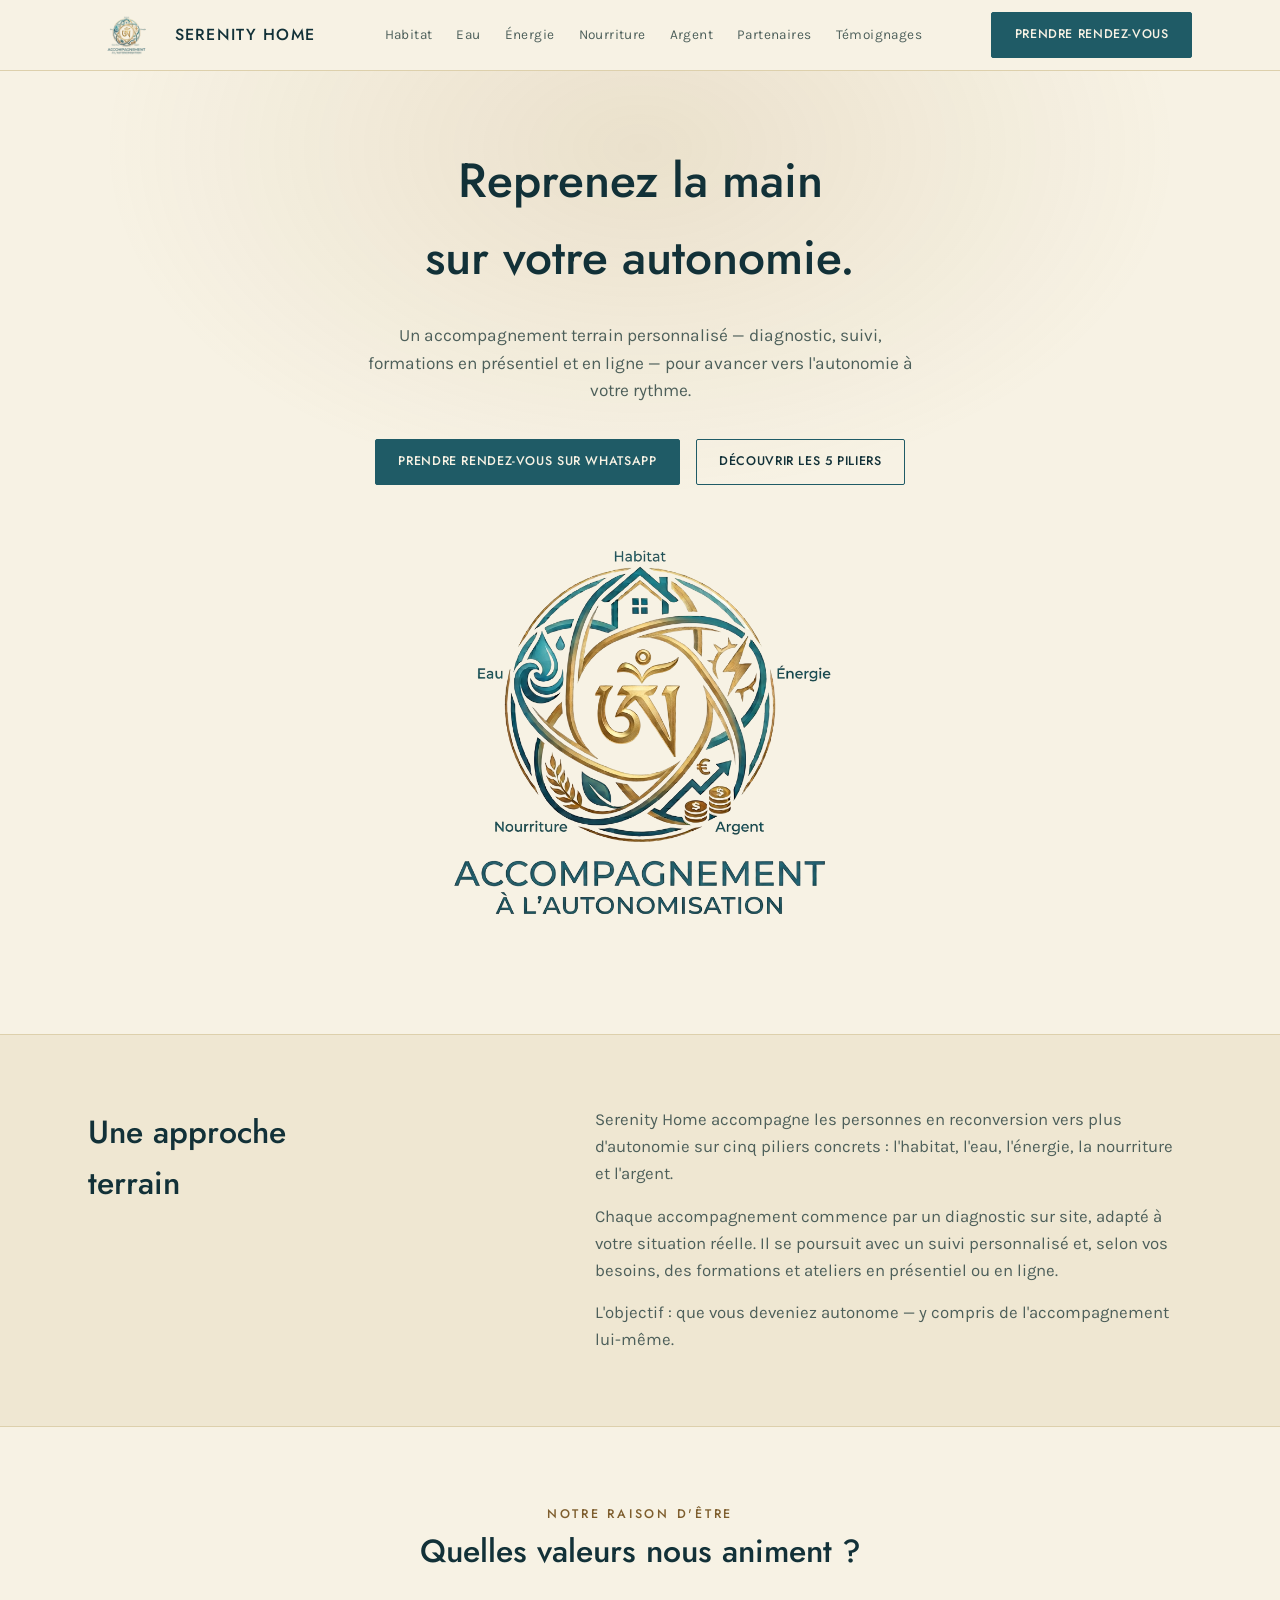
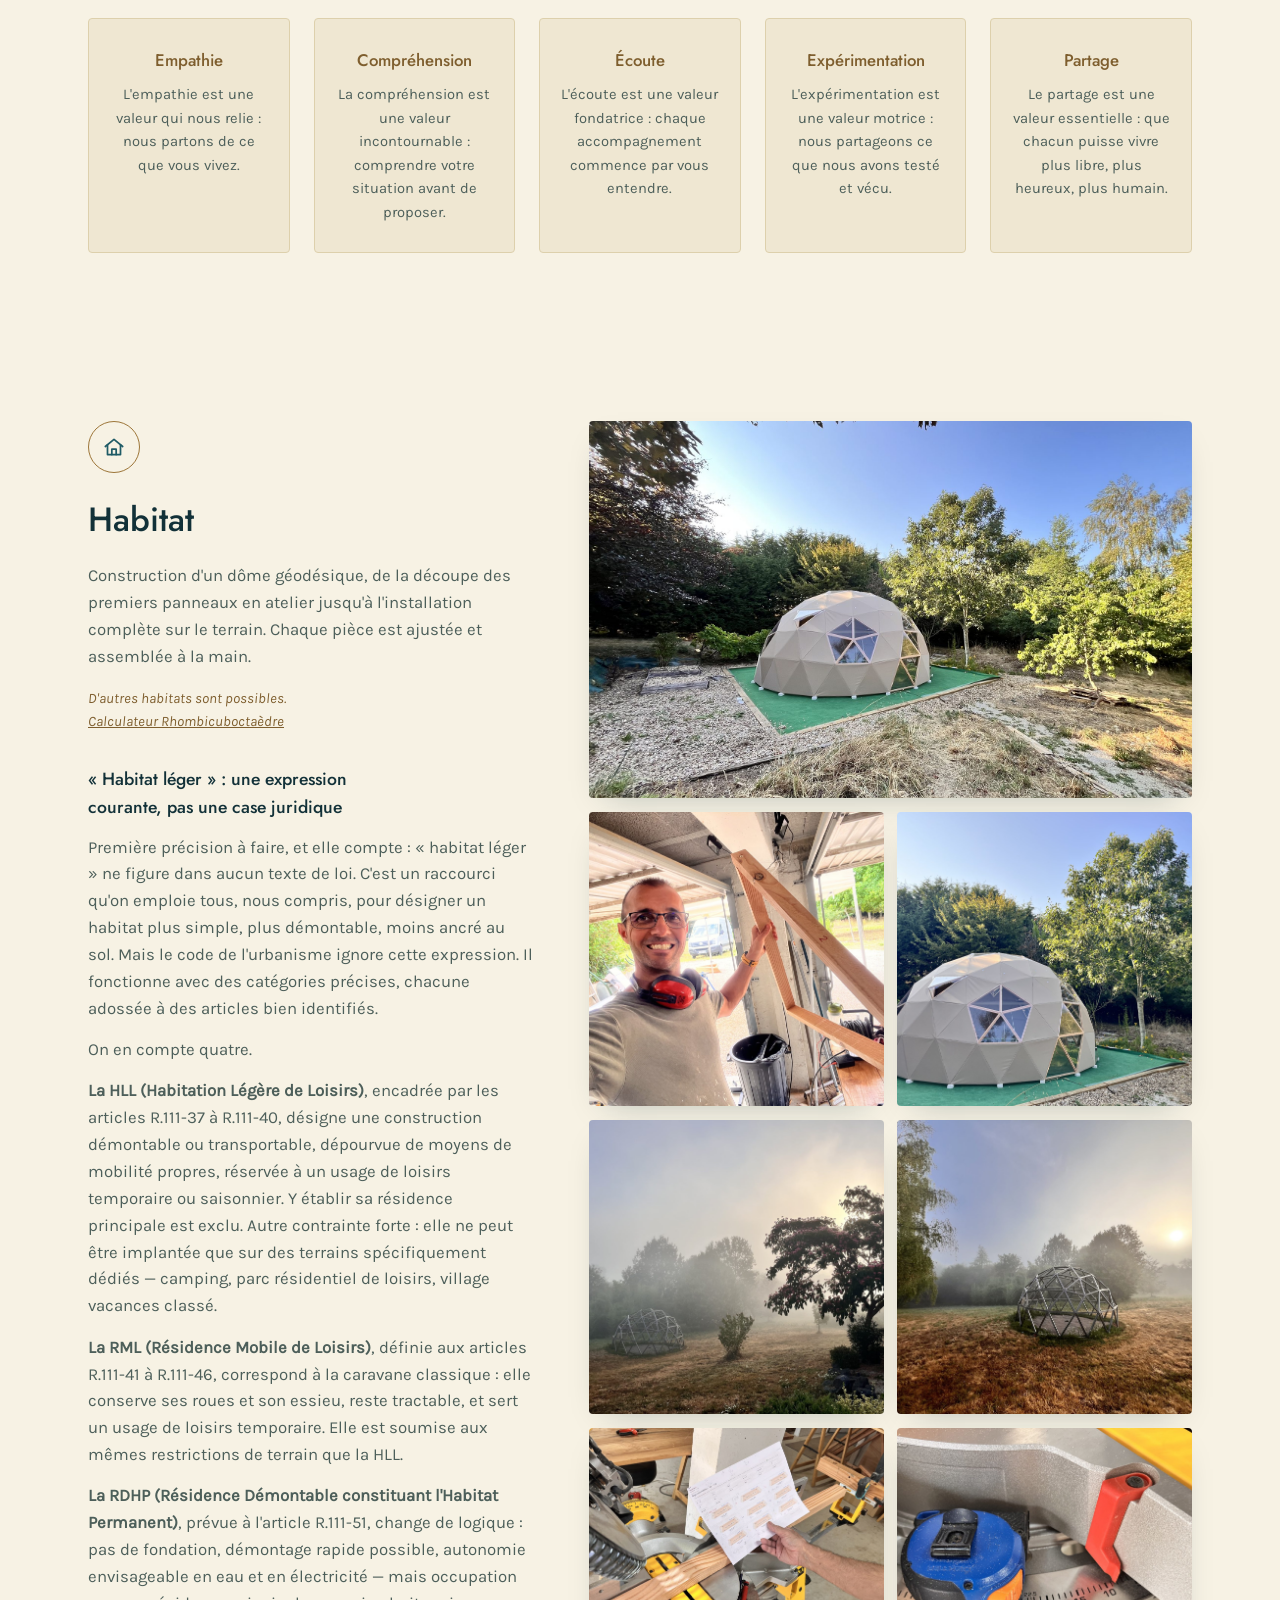
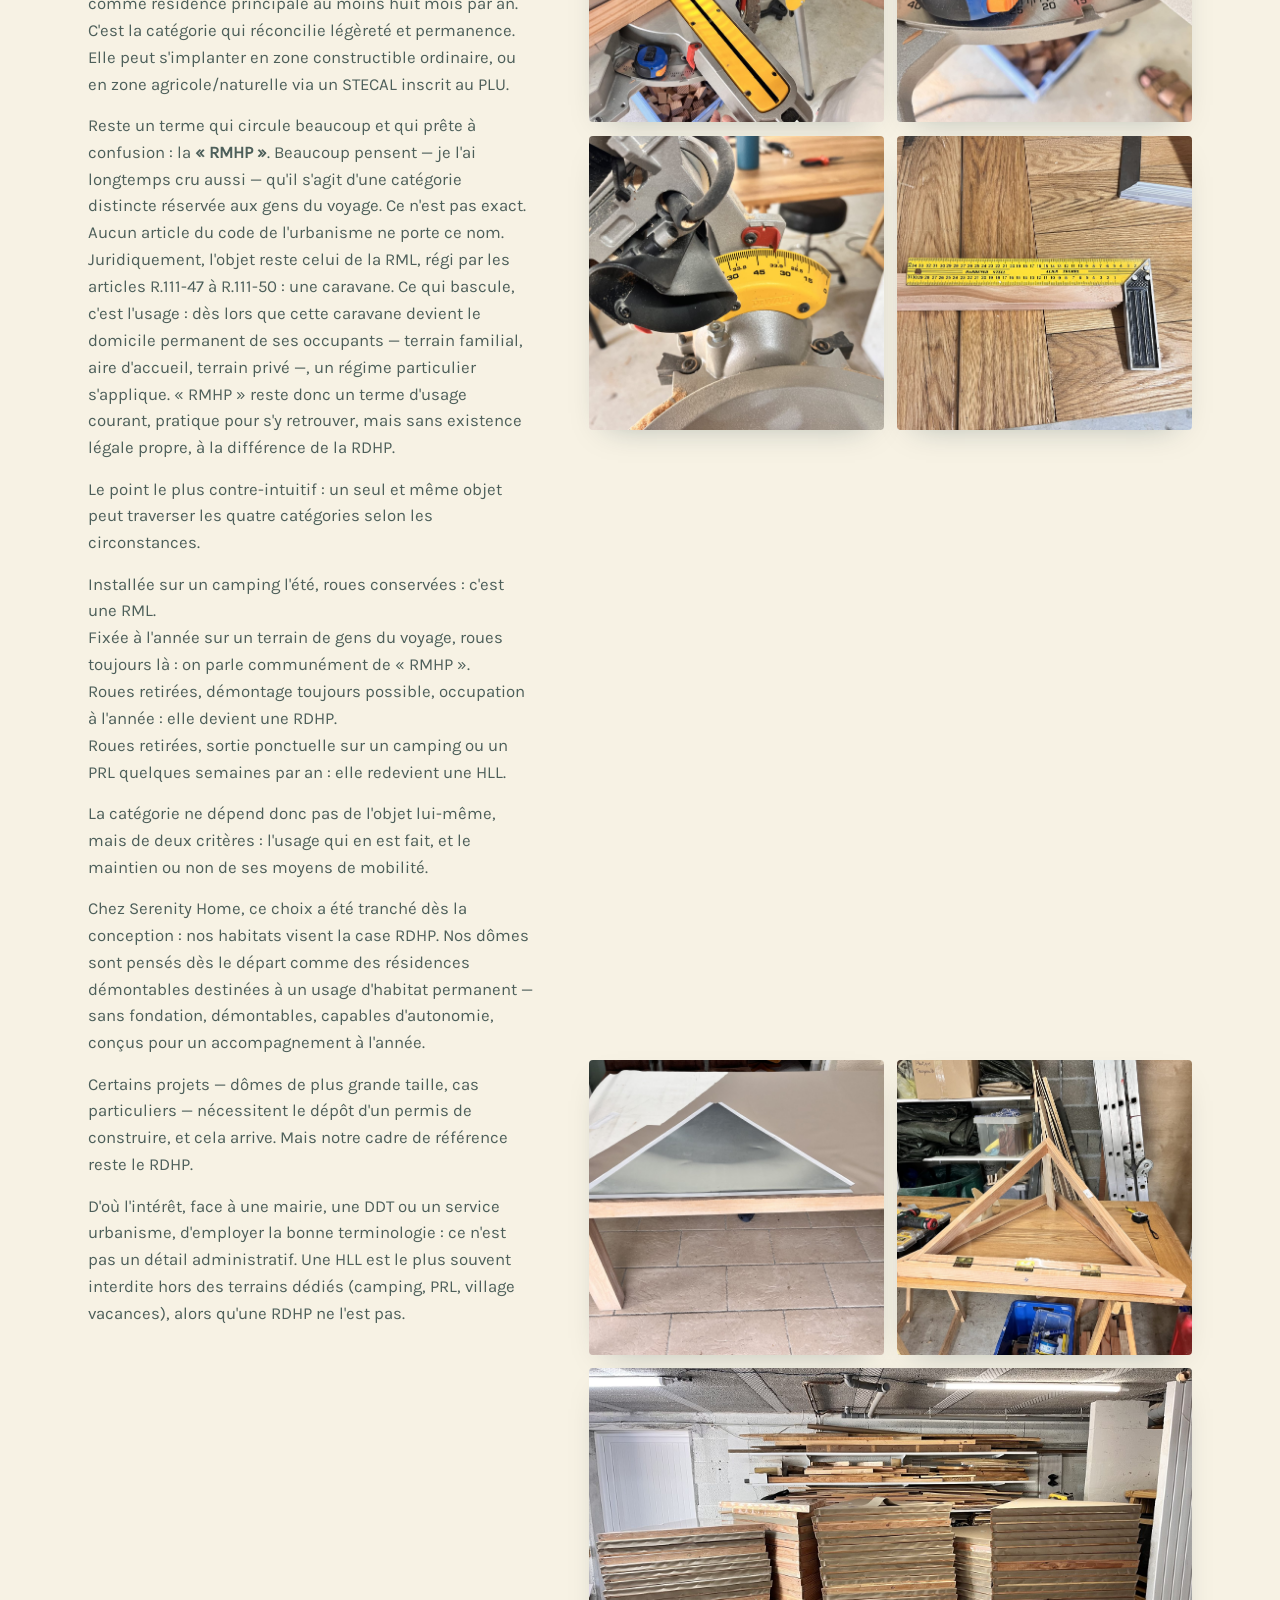
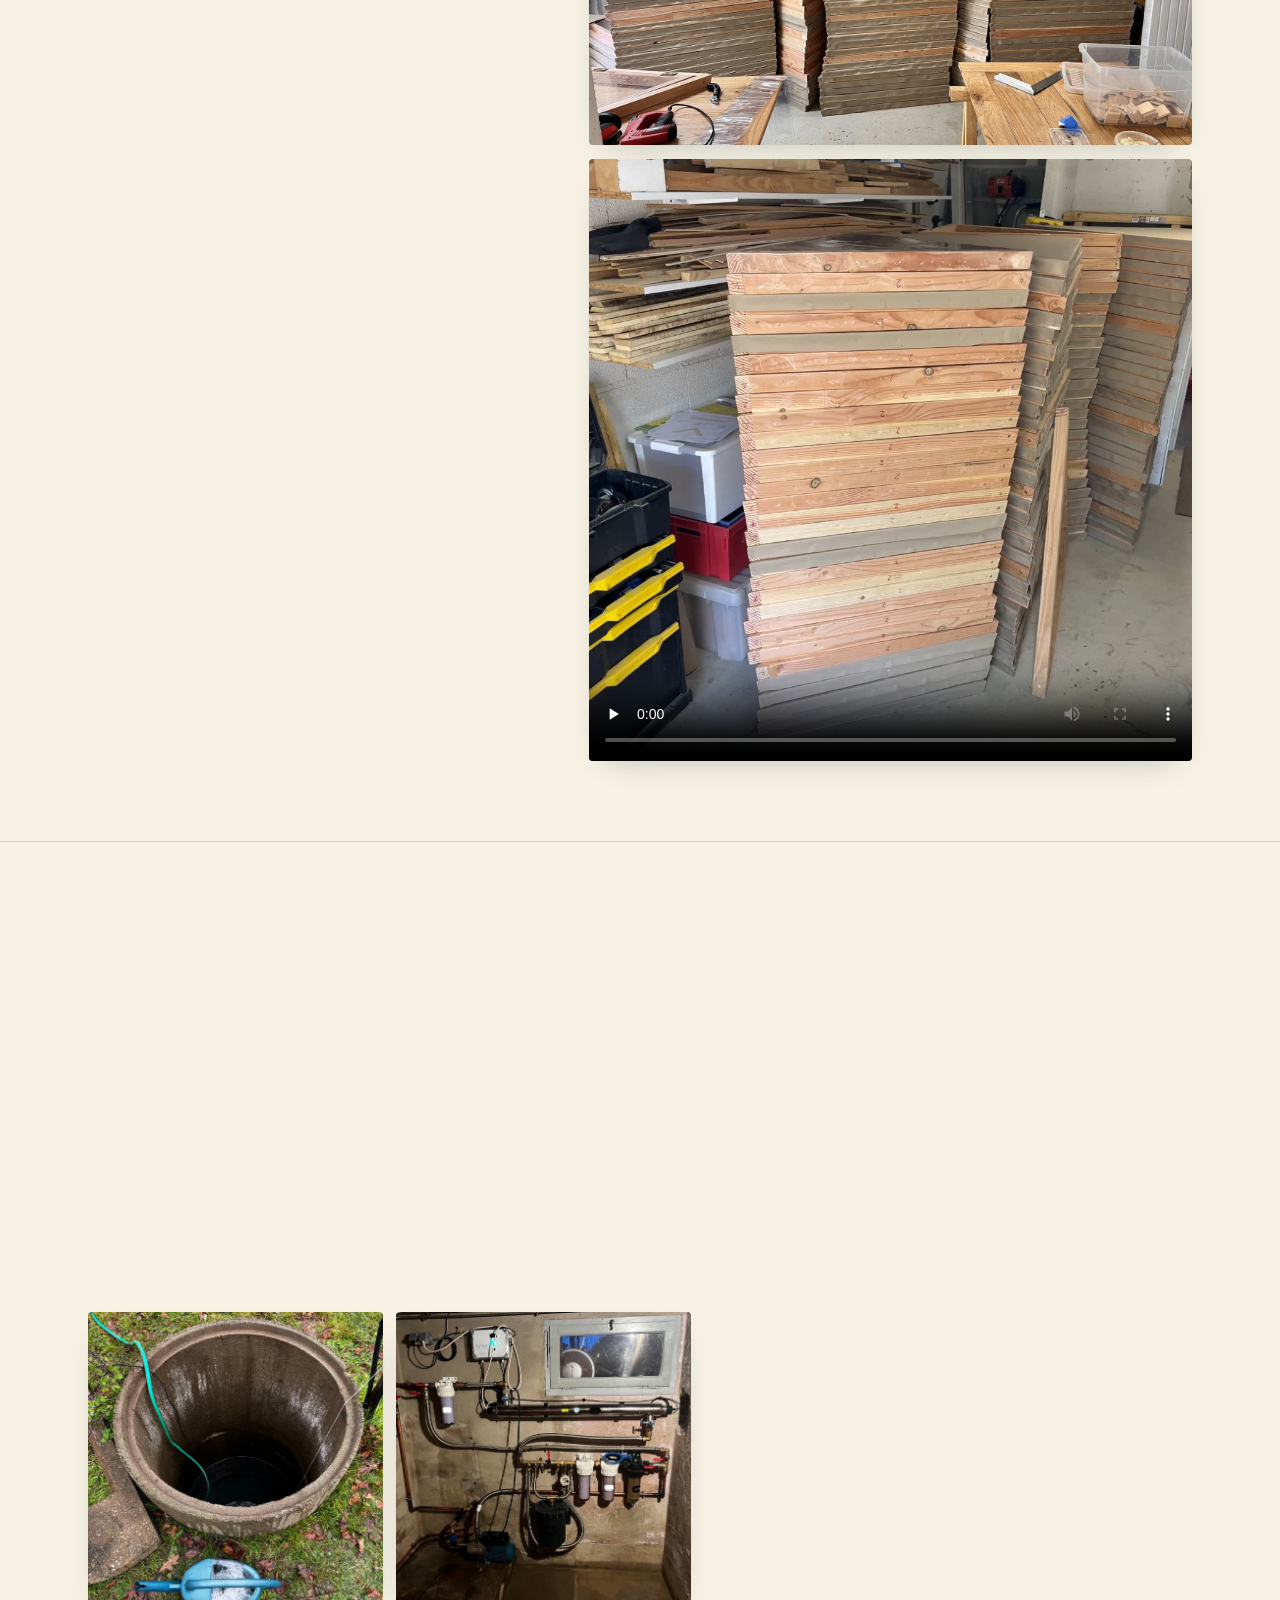
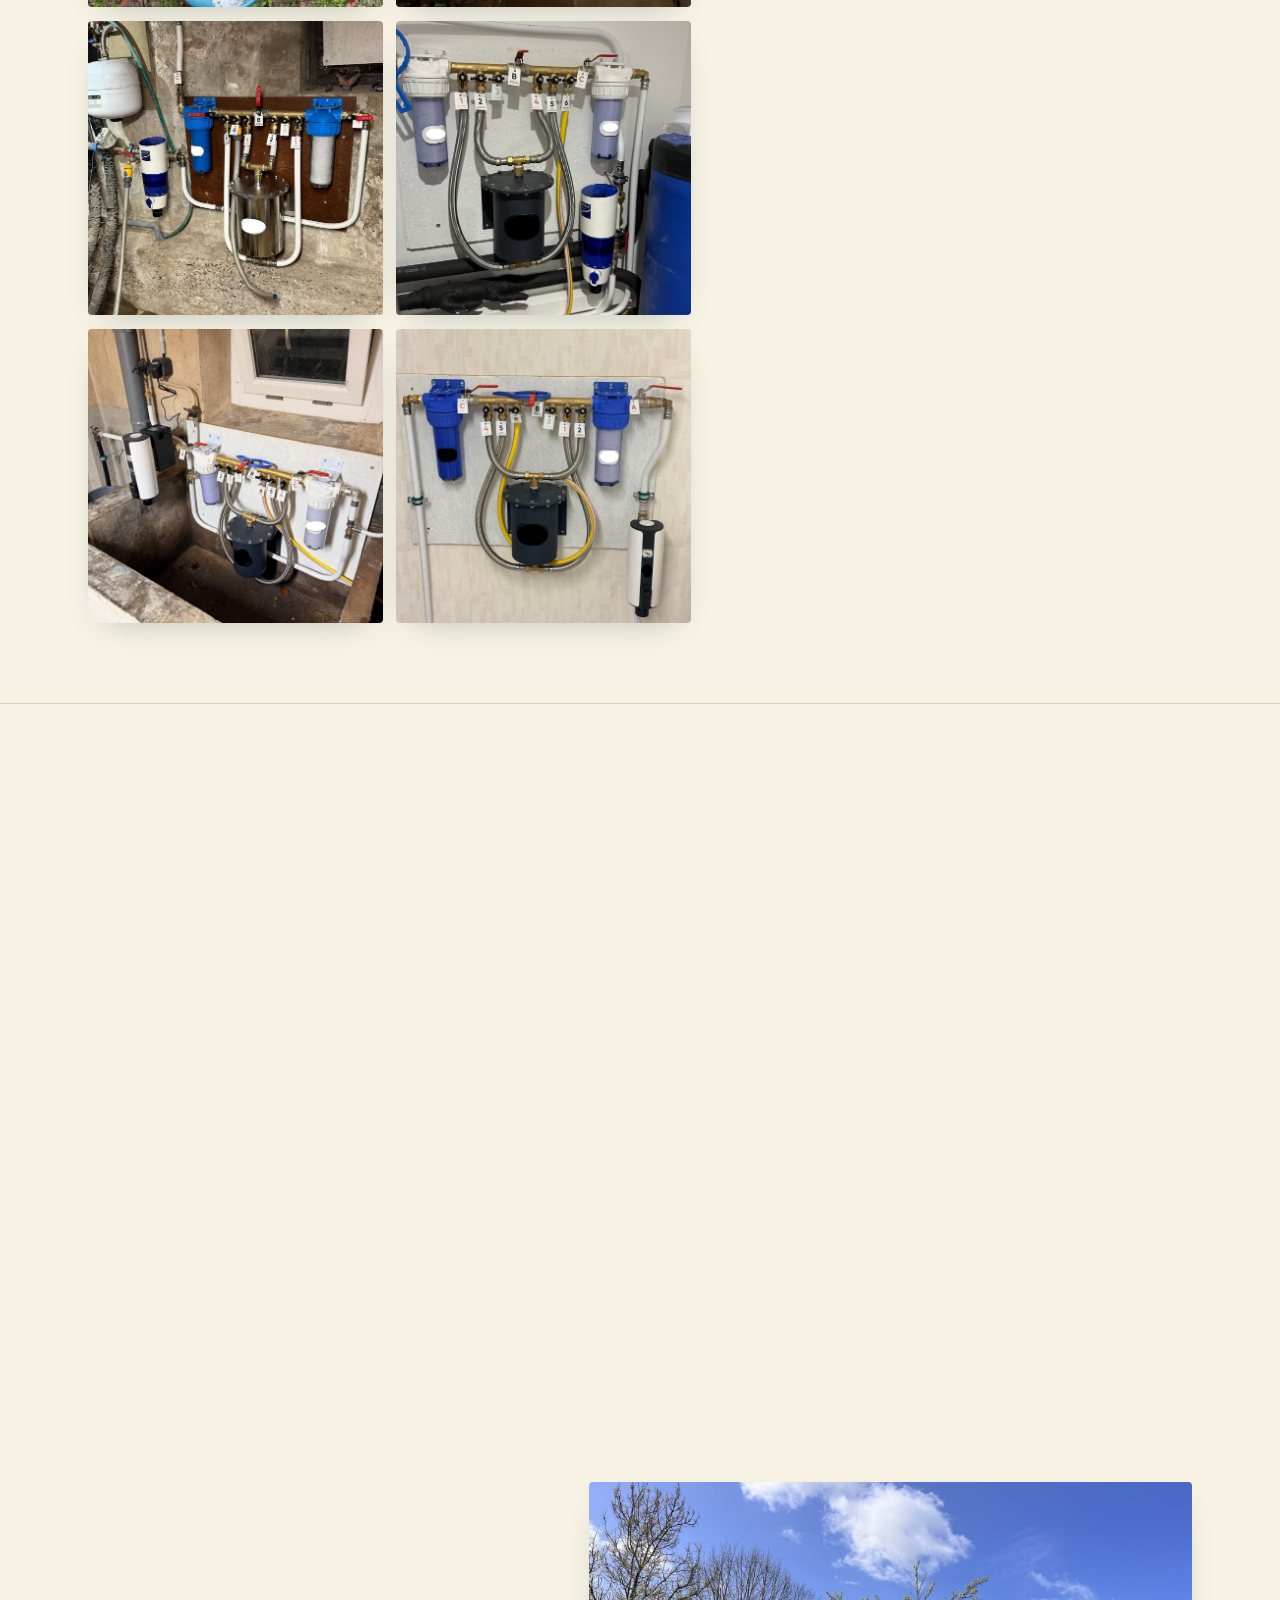
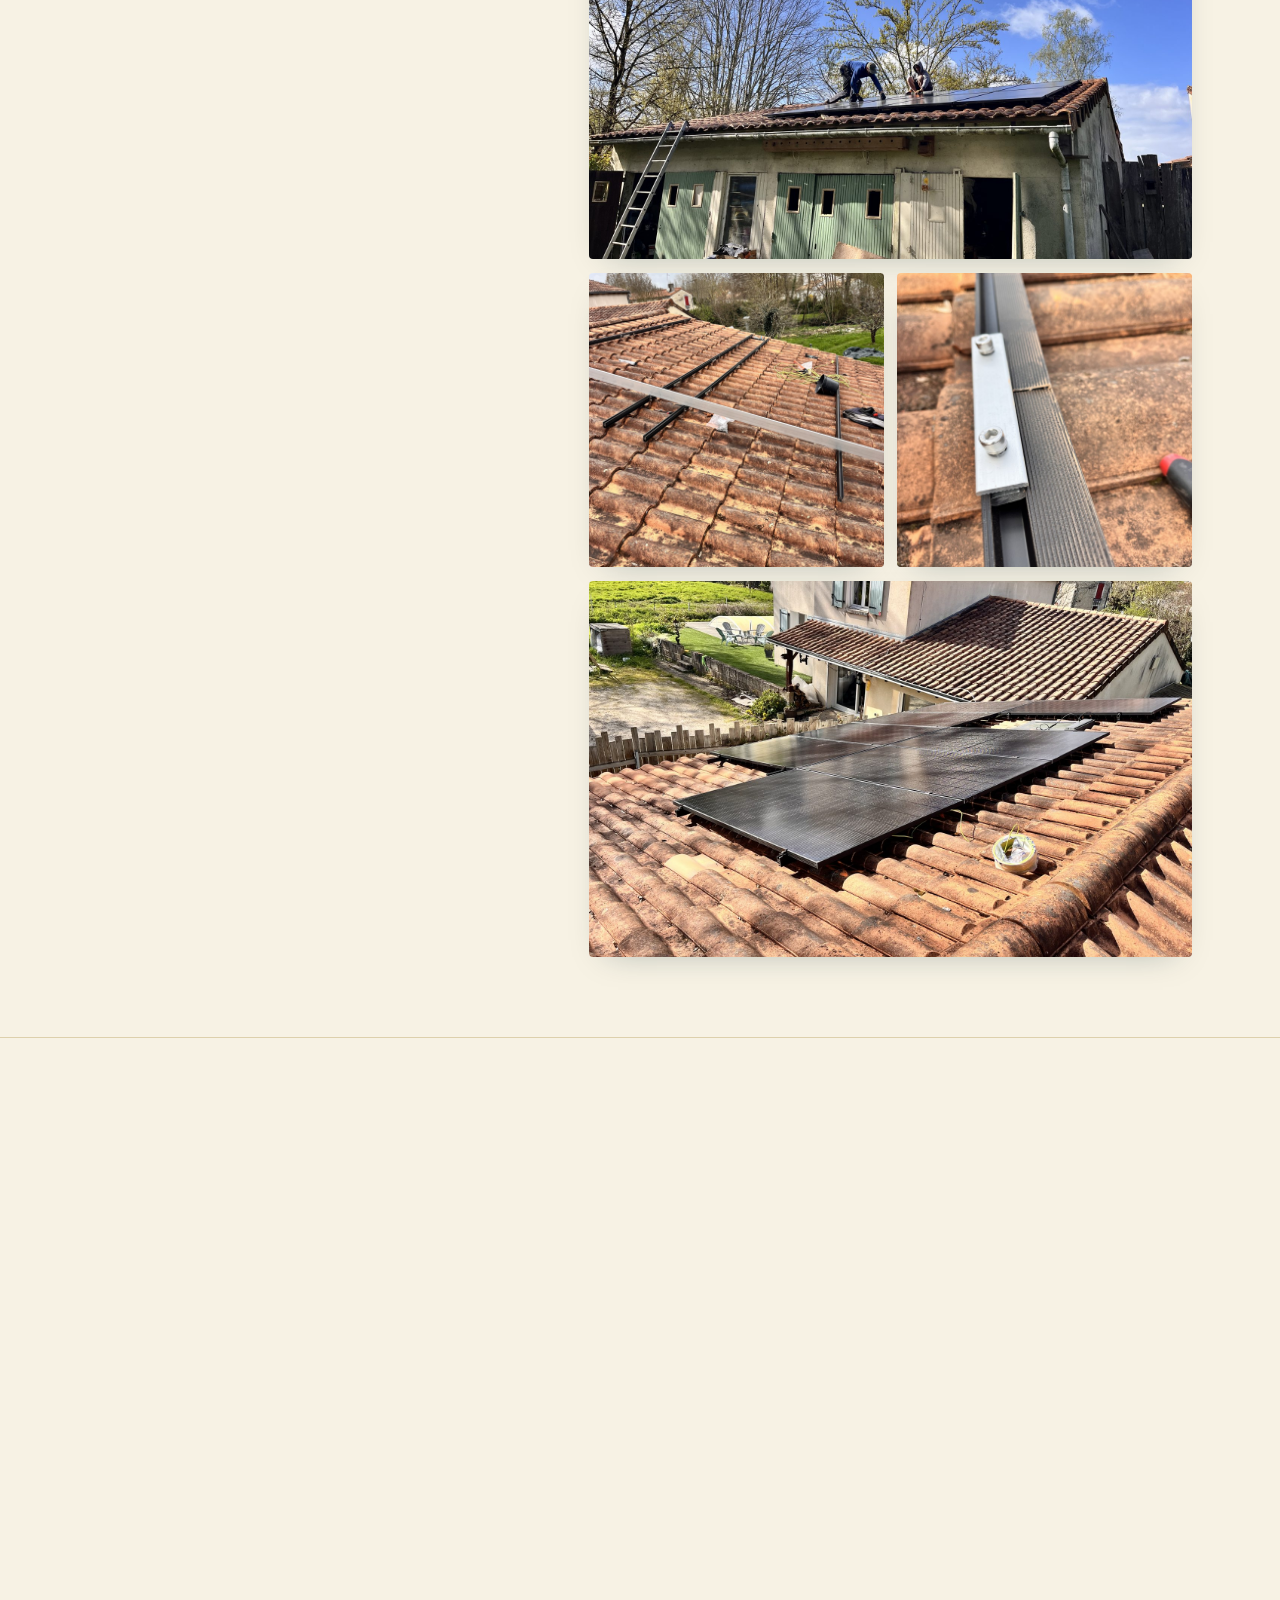
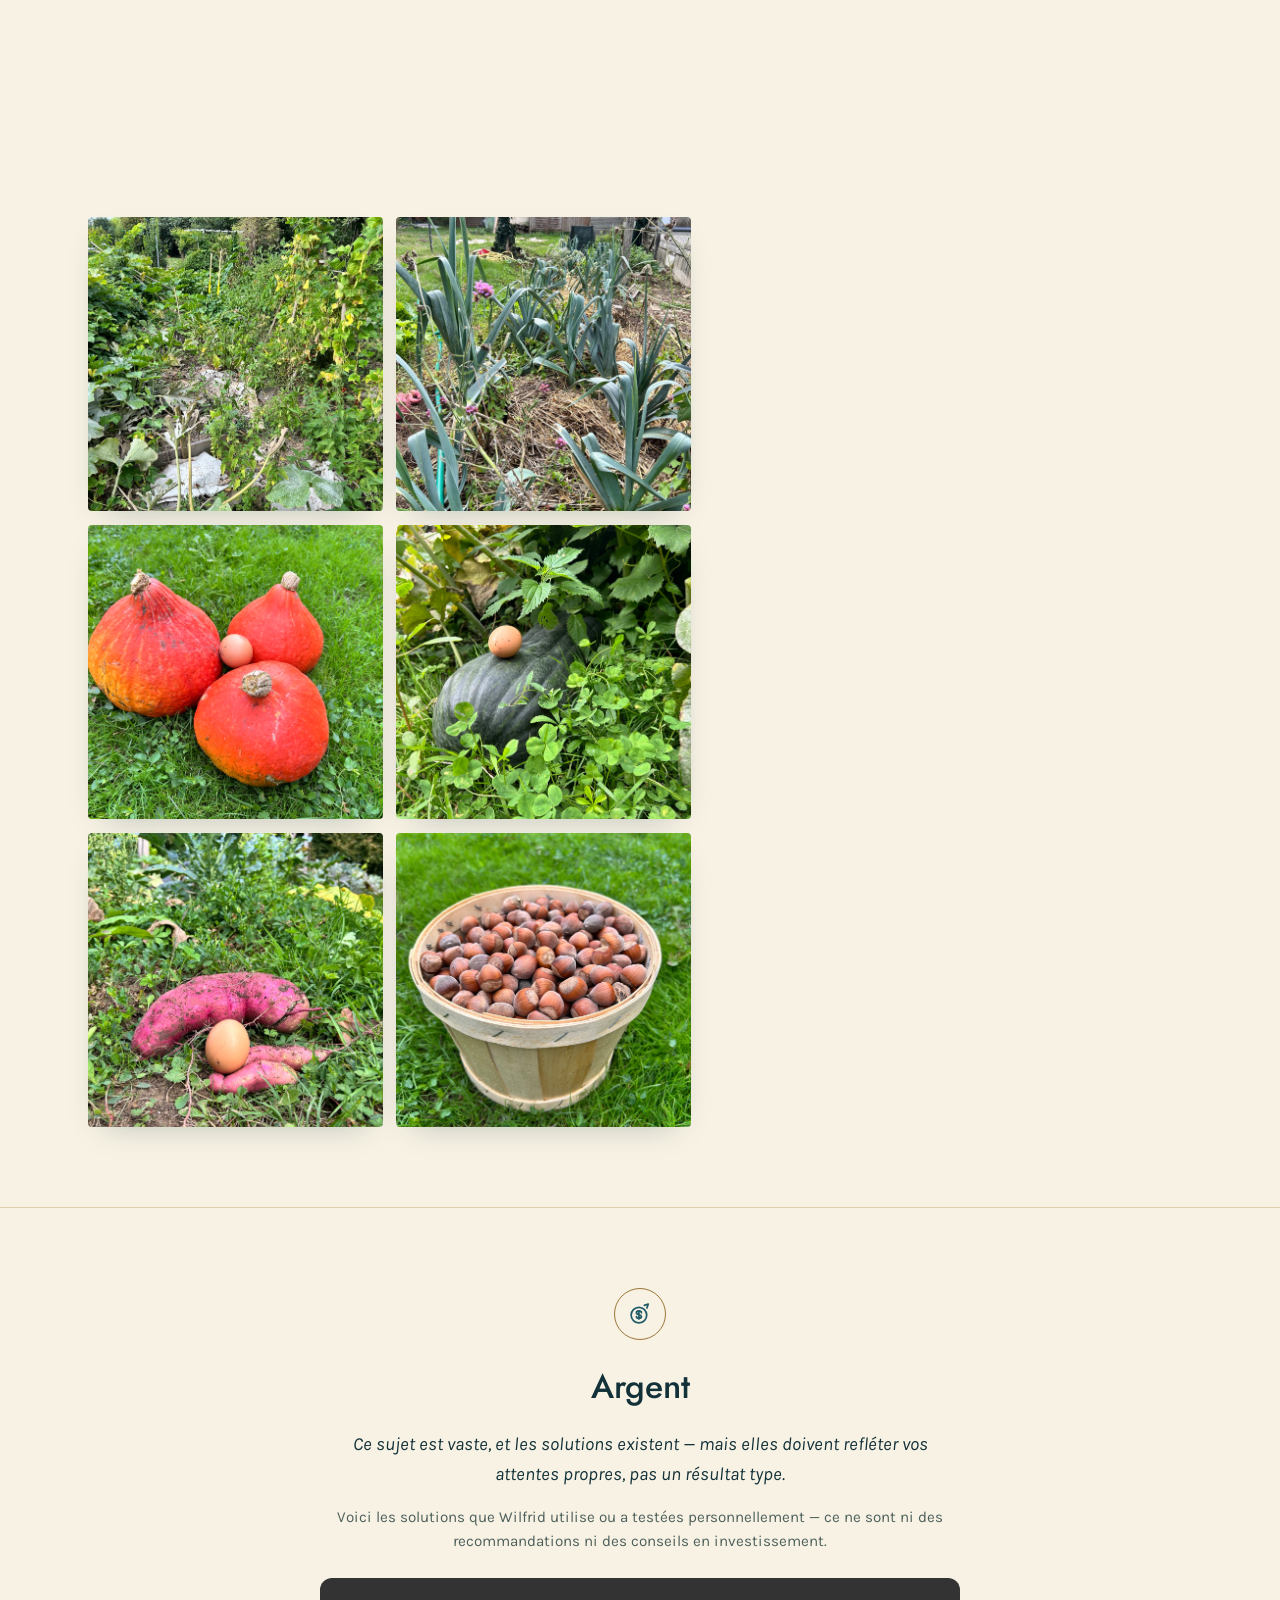
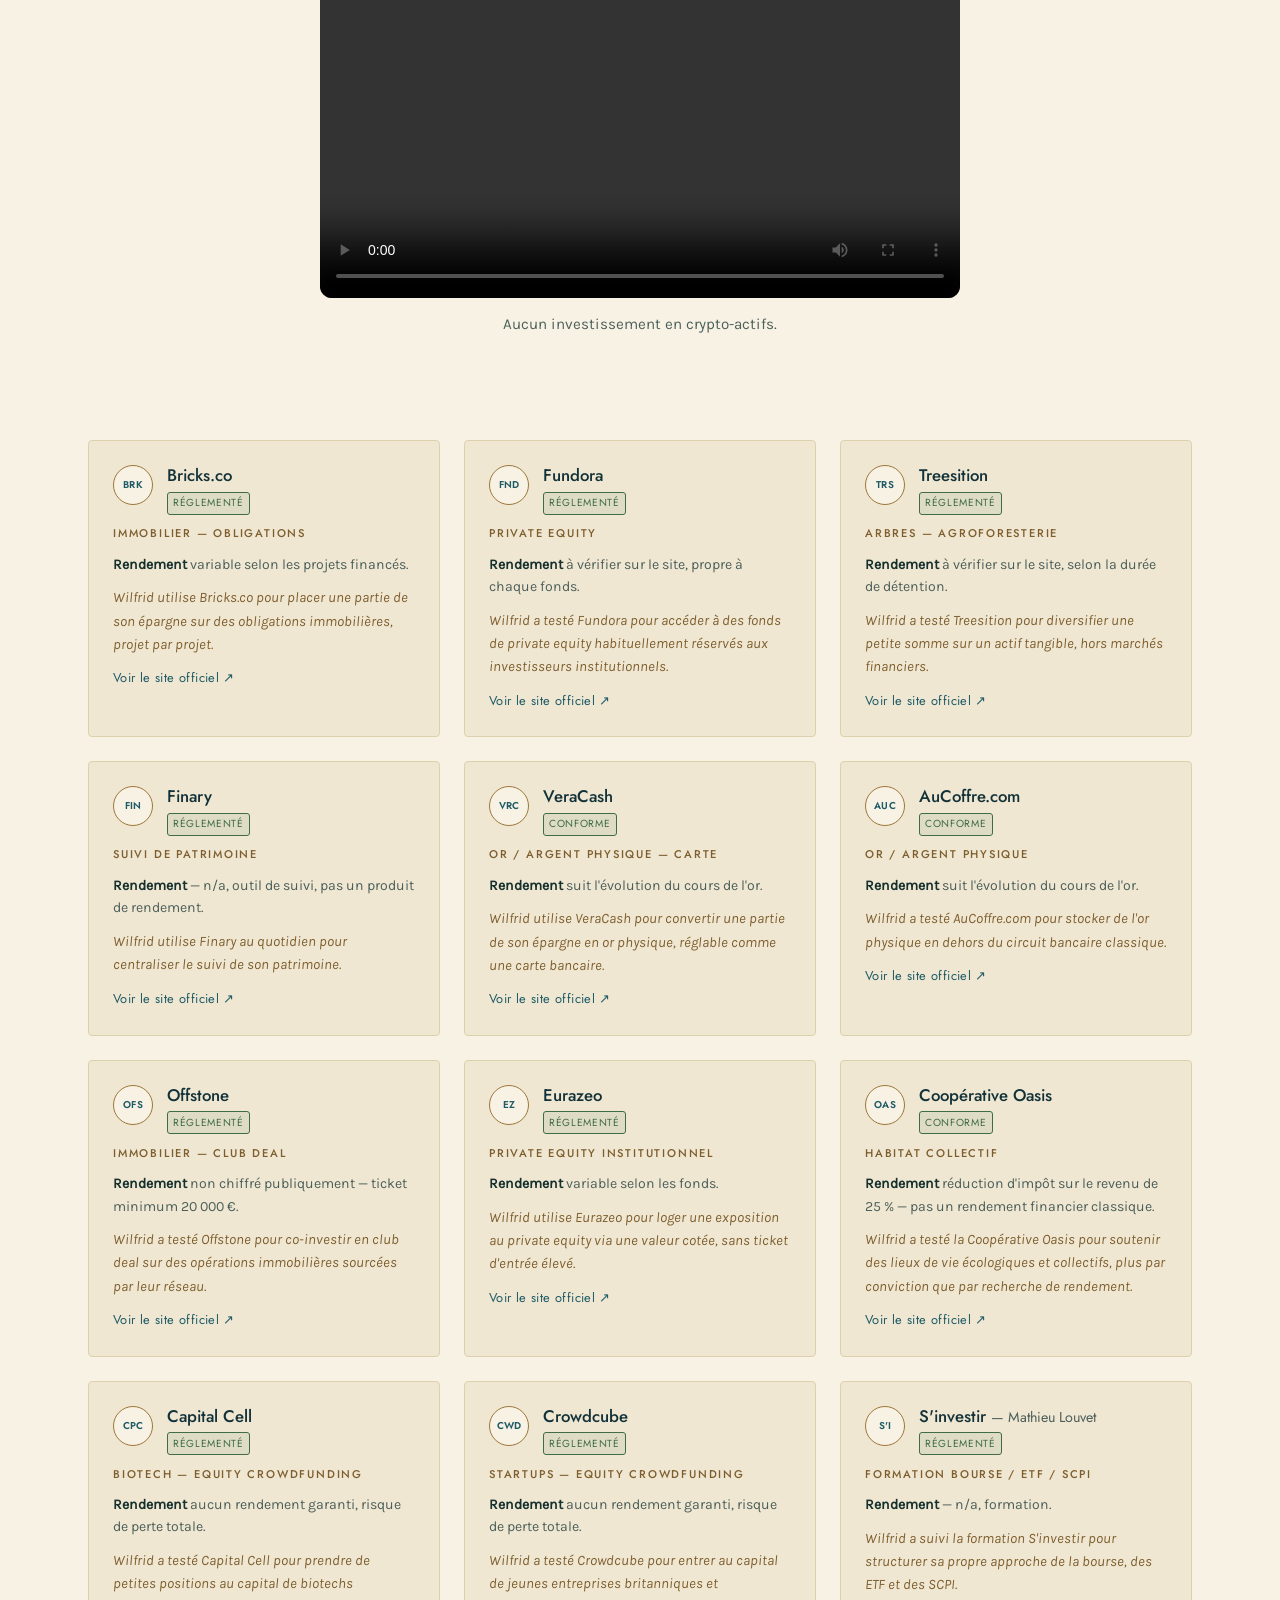
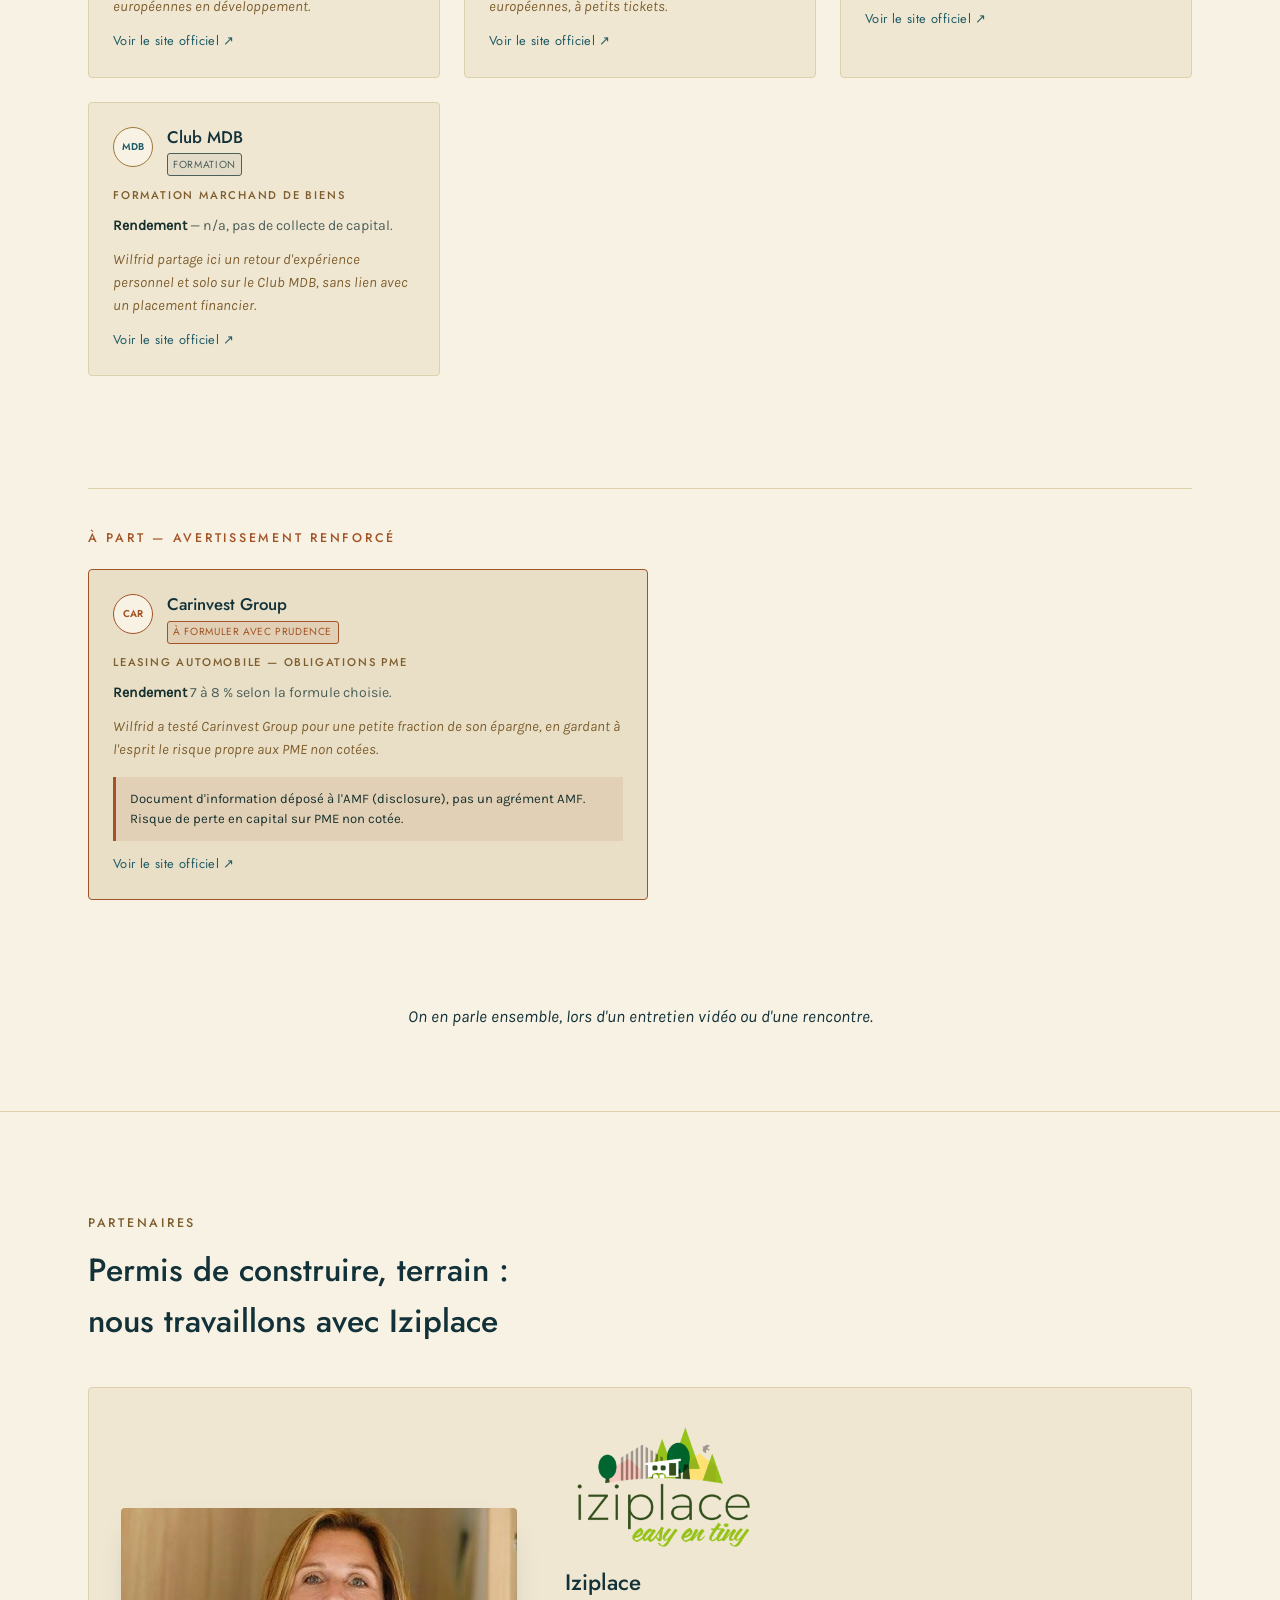
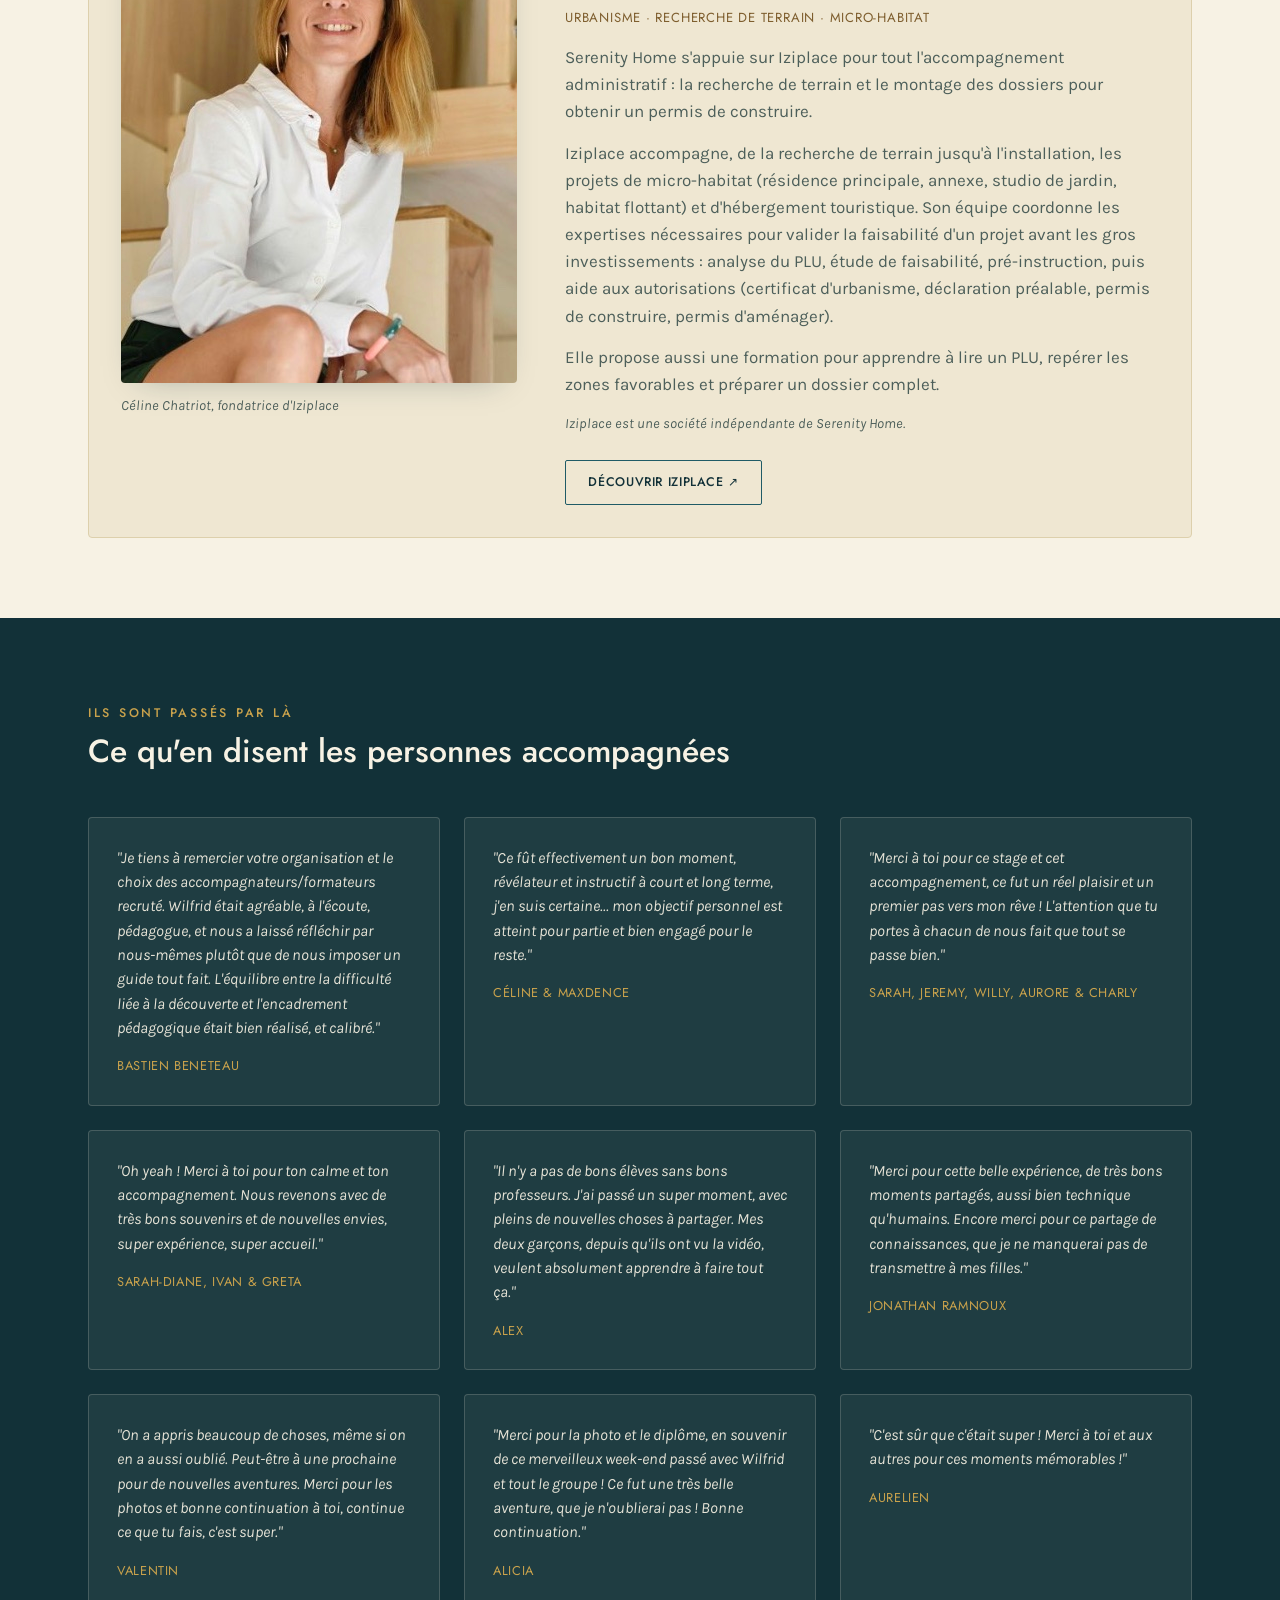
<file: index.html>
<!doctype html>
<html lang="fr">
<head>
<meta charset="UTF-8">
<meta name="viewport" content="width=device-width, initial-scale=1.0">
<title>Serenity Home — Accompagnement à l'autonomisation</title>
<meta name="description" content="Serenity Home accompagne les personnes en reconversion vers l'autonomie : habitat, eau, énergie, nourriture, argent. Diagnostic terrain, suivi personnalisé, formations et ateliers.">
<link rel="canonical" href="https://wilfridberge.eu/">
<meta property="og:type" content="website">
<meta property="og:site_name" content="Serenity Home">
<meta property="og:title" content="Serenity Home — Accompagnement à l'autonomisation">
<meta property="og:description" content="Un accompagnement terrain personnalisé — diagnostic, suivi, formations en présentiel et en ligne — sur cinq piliers : habitat, eau, énergie, nourriture, argent.">
<meta property="og:url" content="https://wilfridberge.eu/">
<meta property="og:image" content="https://wilfridberge.eu/img/logo.png">
<meta name="twitter:card" content="summary">
<link rel="icon" type="image/png" sizes="32x32" href="img/favicon/icon-32.png">
<link rel="icon" type="image/png" sizes="16x16" href="img/favicon/icon-16.png">
<link rel="apple-touch-icon" sizes="180x180" href="img/favicon/icon-180.png">
<link rel="stylesheet" href="styles.css">
<script type="application/ld+json">
{
  "@context": "https://schema.org",
  "@type": "ProfessionalService",
  "name": "Serenity Home",
  "description": "Accompagnement terrain personnalisé vers l'autonomie : habitat, eau, énergie, nourriture, argent — diagnostic, suivi, formations et ateliers en présentiel et en ligne.",
  "url": "https://wilfridberge.eu/",
  "image": "https://wilfridberge.eu/img/logo.png",
  "areaServed": "FR",
  "founder": { "@type": "Person", "name": "Wilfrid Bergé" }
}
</script>
<script>
  document.documentElement.classList.add('js-anim');
  if (!window.matchMedia('(prefers-reduced-motion: reduce)').matches) {
    document.documentElement.classList.add('can-animate');
  }
</script>
</head>
<body>

<header class="nav">
  <div class="container">
    <a class="nav-brand" href="#top">
      <img src="img/logo.png" alt="">
      <span>Serenity Home</span>
    </a>
    <ul class="nav-links">
      <li><a href="#habitat">Habitat</a></li>
      <li><a href="#eau">Eau</a></li>
      <li><a href="#energie">Énergie</a></li>
      <li><a href="#nourriture">Nourriture</a></li>
      <li><a href="#argent">Argent</a></li>
      <li><a href="#partenaires">Partenaires</a></li>
      <li><a href="#temoignages">Témoignages</a></li>
    </ul>
    <a class="btn-cta" href="https://wa.me/33664347706" target="_blank" rel="noopener">Prendre rendez-vous</a>
  </div>
</header>

<main id="top">

  <section class="hero">
    <div class="container hero-inner">
      <h1>Reprenez la main sur votre autonomie.</h1>
      <p class="lede">Un accompagnement terrain personnalisé — diagnostic, suivi, formations en présentiel et en ligne — pour avancer vers l'autonomie à votre rythme.</p>
      <div class="actions">
        <a class="btn-cta" href="https://wa.me/33664347706" target="_blank" rel="noopener">Prendre rendez-vous sur WhatsApp</a>
        <a class="btn-cta ghost" href="#habitat">Découvrir les 5 piliers</a>
      </div>

      <img class="hero-logo" src="img/logo-hero.png" width="720" height="768" alt="Serenity Home — Habitat, Eau, Énergie, Nourriture, Argent">

      <div class="mobile-pillar-row">
        <a href="#habitat">Habitat</a>
        <a href="#eau">Eau</a>
        <a href="#energie">Énergie</a>
        <a href="#nourriture">Nourriture</a>
        <a href="#argent">Argent</a>
      </div>
    </div>
  </section>

  <section class="positioning reveal">
    <div class="container">
      <h2>Une approche terrain</h2>
      <div class="body">
        <p>Serenity Home accompagne les personnes en reconversion vers plus d'autonomie sur cinq piliers concrets : l'habitat, l'eau, l'énergie, la nourriture et l'argent.</p>
        <p>Chaque accompagnement commence par un diagnostic sur site, adapté à votre situation réelle. Il se poursuit avec un suivi personnalisé et, selon vos besoins, des formations et ateliers en présentiel ou en ligne.</p>
        <p>L'objectif : que vous deveniez autonome — y compris de l'accompagnement lui-même.</p>
      </div>
    </div>
  </section>

  <section class="values reveal">
    <div class="container">
      <span class="eyebrow">Notre raison d'être</span>
      <h2>Quelles valeurs nous animent ?</h2>
      <div class="values-grid">
        <div class="value-card">
          <h3>Empathie</h3>
          <p>L'empathie est une valeur qui nous relie : nous partons de ce que vous vivez.</p>
        </div>
        <div class="value-card">
          <h3>Compréhension</h3>
          <p>La compréhension est une valeur incontournable : comprendre votre situation avant de proposer.</p>
        </div>
        <div class="value-card">
          <h3>Écoute</h3>
          <p>L'écoute est une valeur fondatrice : chaque accompagnement commence par vous entendre.</p>
        </div>
        <div class="value-card">
          <h3>Expérimentation</h3>
          <p>L'expérimentation est une valeur motrice : nous partageons ce que nous avons testé et vécu.</p>
        </div>
        <div class="value-card">
          <h3>Partage</h3>
          <p>Le partage est une valeur essentielle : que chacun puisse vivre plus libre, plus heureux, plus humain.</p>
        </div>
      </div>
    </div>
  </section>

  <section class="pillars">

    <article class="pillar" id="habitat">
      <div class="container">
        <div class="pillar-text reveal">
          <span class="pillar-icon"><svg viewBox="0 0 24 24" fill="none" stroke="currentColor" stroke-width="1.6" stroke-linecap="round" stroke-linejoin="round"><path d="M4 11.5 12 5l8 6.5"/><path d="M6 10v9h12v-9"/><path d="M10 19v-5h4v5"/></svg></span>
          <h2>Habitat</h2>
          <p class="body">Construction d'un dôme géodésique, de la découpe des premiers panneaux en atelier jusqu'à l'installation complète sur le terrain. Chaque pièce est ajustée et assemblée à la main.</p>
          <p class="note">D'autres habitats sont possibles.</p>
          <p class="note"> </p>
          <p class="note"><a href="rhombicuboctaedre-atelier.html" target="_blank">Calculateur Rhombicuboctaèdre</a></p>

          <div class="habitat-legal">
            <h3>« Habitat léger » : une expression courante, pas une case juridique</h3>

            <p class="body">Première précision à faire, et elle compte : « habitat léger » ne figure dans aucun texte de loi. C'est un raccourci qu'on emploie tous, nous compris, pour désigner un habitat plus simple, plus démontable, moins ancré au sol. Mais le code de l'urbanisme ignore cette expression. Il fonctionne avec des catégories précises, chacune adossée à des articles bien identifiés.</p>

            <p class="body">On en compte quatre.</p>

            <p class="body"><strong>La HLL (Habitation Légère de Loisirs)</strong>, encadrée par les articles R.111-37 à R.111-40, désigne une construction démontable ou transportable, dépourvue de moyens de mobilité propres, réservée à un usage de loisirs temporaire ou saisonnier. Y établir sa résidence principale est exclu. Autre contrainte forte : elle ne peut être implantée que sur des terrains spécifiquement dédiés — camping, parc résidentiel de loisirs, village vacances classé.</p>

            <p class="body"><strong>La RML (Résidence Mobile de Loisirs)</strong>, définie aux articles R.111-41 à R.111-46, correspond à la caravane classique : elle conserve ses roues et son essieu, reste tractable, et sert un usage de loisirs temporaire. Elle est soumise aux mêmes restrictions de terrain que la HLL.</p>

            <p class="body"><strong>La RDHP (Résidence Démontable constituant l'Habitat Permanent)</strong>, prévue à l'article R.111-51, change de logique : pas de fondation, démontage rapide possible, autonomie envisageable en eau et en électricité — mais occupation comme résidence principale au moins huit mois par an. C'est la catégorie qui réconcilie légèreté et permanence. Elle peut s'implanter en zone constructible ordinaire, ou en zone agricole/naturelle via un STECAL inscrit au PLU.</p>

            <p class="body">Reste un terme qui circule beaucoup et qui prête à confusion : la <strong>« RMHP »</strong>. Beaucoup pensent — je l'ai longtemps cru aussi — qu'il s'agit d'une catégorie distincte réservée aux gens du voyage. Ce n'est pas exact. Aucun article du code de l'urbanisme ne porte ce nom. Juridiquement, l'objet reste celui de la RML, régi par les articles R.111-47 à R.111-50 : une caravane. Ce qui bascule, c'est l'usage : dès lors que cette caravane devient le domicile permanent de ses occupants — terrain familial, aire d'accueil, terrain privé —, un régime particulier s'applique. « RMHP » reste donc un terme d'usage courant, pratique pour s'y retrouver, mais sans existence légale propre, à la différence de la RDHP.</p>

            <p class="body">Le point le plus contre-intuitif : un seul et même objet peut traverser les quatre catégories selon les circonstances.</p>

            <p class="body">Installée sur un camping l'été, roues conservées : c'est une RML.<br>
            Fixée à l'année sur un terrain de gens du voyage, roues toujours là : on parle communément de « RMHP ».<br>
            Roues retirées, démontage toujours possible, occupation à l'année : elle devient une RDHP.<br>
            Roues retirées, sortie ponctuelle sur un camping ou un PRL quelques semaines par an : elle redevient une HLL.</p>

            <p class="body">La catégorie ne dépend donc pas de l'objet lui-même, mais de deux critères : l'usage qui en est fait, et le maintien ou non de ses moyens de mobilité.</p>

            <p class="body">Chez Serenity Home, ce choix a été tranché dès la conception : nos habitats visent la case RDHP. Nos dômes sont pensés dès le départ comme des résidences démontables destinées à un usage d'habitat permanent — sans fondation, démontables, capables d'autonomie, conçus pour un accompagnement à l'année.</p>

            <p class="body">Certains projets — dômes de plus grande taille, cas particuliers — nécessitent le dépôt d'un permis de construire, et cela arrive. Mais notre cadre de référence reste le RDHP.</p>

            <p class="body">D'où l'intérêt, face à une mairie, une DDT ou un service urbanisme, d'employer la bonne terminologie : ce n'est pas un détail administratif. Une HLL est le plus souvent interdite hors des terrains dédiés (camping, PRL, village vacances), alors qu'une RDHP ne l'est pas.</p>
          </div>
        </div>
        <div class="pillar-media">
          <img class="full" src="img/habitat-full/h17.jpg" alt="Le dôme achevé, vue d'ensemble au lever du jour">
          <img class="half" src="img/habitat-full/h08.jpg" alt="Wilfrid Bergé, fondateur de Serenity Home, en atelier">
          <img class="half" src="img/habitat-full/h16.jpg" alt="Le dôme terminé, installé en lisière de forêt">
          <img class="half" src="img/habitat-full/h11.jpg" alt="L'ossature du dôme prend forme sur site, au petit matin dans la brume">
          <img class="half" src="img/habitat-full/h12.jpg" alt="Structure du dôme dans la brume, au lever du soleil">
          <img class="half" src="img/habitat-full/h01.jpg" alt="Traçage au gabarit avant découpe d'une poutre à la scie à onglet">
          <img class="half" src="img/habitat-full/h02.jpg" alt="Réglage de l'angle de coupe sur la scie à onglet">
          <img class="half" src="img/habitat-full/h03.jpg" alt="Vérification de l'angle avant la coupe d'une pièce d'ossature">
          <img class="half" src="img/habitat-full/h06.jpg" alt="Contrôle d'équerrage d'un assemblage à l'équerre et au mètre">
          <img class="half" src="img/habitat-full/h07.jpg" alt="Assemblage minutieux d'une pièce d'ossature en atelier">
          <img class="half" src="img/habitat-full/h04.jpg" alt="Table de découpe et pièces d'ossature prêtes à l'assemblage">
          <img class="half" src="img/habitat-full/h05.jpg" alt="Panneaux découpés stockés en atelier">
          <img class="half" src="img/habitat-full/h10.jpg" alt="Réserve de bois et outillage en atelier">
          <img class="half" src="img/habitat-full/h09.jpg" alt="Panneau triangulaire vitré préparé avant assemblage">
          <img class="half" src="img/habitat-full/h14.jpg" alt="Fixation des angles d'un cadre triangulaire">
          <img class="full" src="img/habitat-full/h15.jpg" alt="Panneaux terminés, prêts à être transportés sur site">
          <div class="video-wrap half">
            <video controls preload="none" poster="img/habitat-video-atelier-poster.jpg">
              <source src="img/habitat-video-atelier.mp4" type="video/mp4">
            </video>
          </div>
        </div>
      </div>
    </article>

    <article class="pillar reverse" id="eau">
      <div class="container">
        <div class="pillar-text reveal">
          <span class="pillar-icon"><svg viewBox="0 0 24 24" fill="none" stroke="currentColor" stroke-width="1.6" stroke-linecap="round" stroke-linejoin="round"><path d="M12 3s6 6.5 6 11a6 6 0 1 1-12 0c0-4.5 6-11 6-11Z"/></svg></span>
          <h2>Eau</h2>
          <p class="note">Diagnostic et recommandation assurés par Wilfrid Bergé (apporteur d'affaires) — installation réalisée par des plombiers partenaires (ou par le client lui-même pour les petits systèmes sous évier).</p>
          <p class="body">Installations de filtration complètes : plusieurs étages de filtration et de traitement, dimensionnés pour chaque habitation.</p>
          <p class="note"><a href="filtre-eau-abordable.html">En savoir plus...</a></p>
        </div>
        <div class="pillar-media">
          <img class="full" src="img/eau-3-installation-complete.jpg" alt="Installation de filtration d'eau multi-étages avec stérilisation UV, montée en sous-sol">
          <img class="half" src="img/eau-1-filtration.jpg" alt="Bloc de filtration d'eau monté sur panneau mural">
          <img class="half" src="img/eau-2-filtration.jpg" alt="Installation de filtration d'eau chez un client, montée près d'une fenêtre">
          <img class="half" src="img/eau-4.jpg" alt="Installation de filtration d'eau en cave, avec ballon tampon et filtre à sédiments">
          <img class="half" src="img/eau-6.jpg" alt="Panneau de filtration multi-étages, vannes numérotées, gros plan">
          <img class="half" src="img/eau-9.jpg" alt="Installation de filtration d'eau près d'un ancien bac en pierre, en dépendance">
          <img class="half" src="img/eau-8.jpg" alt="Installation de filtration neuve avec surpresseur à manomètre">
        </div>
      </div>
    </article>

    <article class="pillar" id="energie">
      <div class="container">
        <div class="pillar-text reveal">
          <span class="pillar-icon"><svg viewBox="0 0 24 24" fill="none" stroke="currentColor" stroke-width="1.6" stroke-linecap="round" stroke-linejoin="round"><circle cx="10" cy="10" r="4.2"/><path d="m13 4 1.4-1.4M13 16l1.4 1.4M4 10H2M6 4 4.6 2.6M6 16l-1.4 1.4"/><path d="M14.5 13.5 12 20l3.5-1 -1 4 5-6.5h-3.2z"/></svg></span>
          <h2>Énergie</h2>
          <p class="body">Accompagnement pour réduire votre facture électrique, pour ne plus payer de facture ou pour gagner de l'argent.</p>
        </div>
        <div class="pillar-media">
          <img class="full" src="img/electricite-1-panneaux.jpg" alt="Panneaux photovoltaïques installés sur toiture en tuiles, vue plongeante sur le jardin">
          <img class="half" src="img/electricite-3-onduleur.jpg" alt="Onduleur SolaX Power et coffret DC installés en extérieur">
          <img class="half" src="img/electricite-2-coffret.jpg" alt="Coffret électrique de protection ouvert, câblage détaillé">
          <img class="full" src="img/electricite-6.jpg" alt="Deux installateurs posant des panneaux photovoltaïques sur le toit d'une dépendance">
          <img class="half" src="img/electricite-4.jpg" alt="Rails de fixation posés sur toiture en tuiles avant la pose des panneaux">
          <img class="half" src="img/electricite-5.jpg" alt="Détail d'une fixation de rail de montage sur tuile">
          <img class="full" src="img/electricite-7.jpg" alt="Panneaux photovoltaïques fraîchement installés sur le toit d'une maison, jardin en contrebas">
        </div>
      </div>
    </article>

    <article class="pillar reverse" id="nourriture">
      <div class="container">
        <div class="pillar-text reveal">
          <span class="pillar-icon"><svg viewBox="0 0 24 24" fill="none" stroke="currentColor" stroke-width="1.6" stroke-linecap="round" stroke-linejoin="round"><path d="M12 21c0-6 0-14 6-18 1 6-1 11-6 12"/><path d="M12 21c0-5 0-11-6-15-1 5 1 9 6 10"/></svg></span>
          <h2>Nourriture</h2>
          <p class="body">Un potager personnel cultivé en permaculture, pensé pour produire une partie réelle de l'alimentation du foyer — au fil des saisons, sans intrants.</p>
        </div>
        <div class="pillar-media">
          <img class="full" src="img/nourriture-1-potager.jpg" alt="Potager en permaculture en lisière de forêt, cultures buttées et tuteurs en bois">
          <img class="half" src="img/nourriture-2-potager.jpg" alt="Rangs de cultures avec tuteurs, potager personnel">
          <img class="half" src="img/nourriture-3-potager.jpg" alt="Vue rapprochée du potager et de ses cultures grimpantes">
          <img class="half" src="img/nourriture-4-jardin.jpg" alt="Vue d'ensemble du potager avec courges, haricots grimpants et tomates">
          <img class="half" src="img/nourriture-5-poireaux.jpg" alt="Rangée de poireaux paillée, en fin de culture">
          <img class="half" src="img/nourriture-6-courges.jpg" alt="Récolte de potimarrons posés dans l'herbe">
          <img class="half" src="img/nourriture-7-courge.jpg" alt="Courge buttercup encore sur pied, entourée de feuillage">
          <img class="half" src="img/nourriture-8-patates-douces.jpg" alt="Patates douces fraîchement récoltées">
          <img class="half" src="img/nourriture-9-noisettes.jpg" alt="Panier de noisettes fraîchement récoltées">
        </div>
      </div>
    </article>

    <article class="pillar pillar-argent reveal" id="argent">
      <div class="container">

        <div class="intro">
          <span class="pillar-icon"><svg viewBox="0 0 24 24" fill="none" stroke="currentColor" stroke-width="1.6" stroke-linecap="round" stroke-linejoin="round"><circle cx="11" cy="13" r="7.2"/><path d="M11 9.3v7.4M13.3 10.8c0-1-1-1.7-2.3-1.7s-2.3.7-2.3 1.7c0 2.4 4.6 1.2 4.6 3.5 0 1-1 1.7-2.3 1.7s-2.3-.7-2.3-1.7"/><path d="m16 4 3.6-1.2L18.4 6.4"/></svg></span>
          <h2>Argent</h2>
          <p class="body">Ce sujet est vaste, et les solutions existent — mais elles doivent refléter vos attentes propres, pas un résultat type.</p>
          <p class="cadrage">Voici les solutions que Wilfrid utilise ou a testées personnellement — ce ne sont ni des recommandations ni des conseils en investissement.</p>
          <video class="argent-video" controls playsinline preload="metadata">
            <source src="img/VraimentRiche-foliebergeres.mp4" type="video/mp4">
          </video>
          <p class="cadrage">Aucun investissement en crypto-actifs.</p>
        </div>

        <div class="fiches-grid">

          <article class="fiche">
            <div class="fiche-head">
              <span class="fiche-mark">BRK</span>
              <div class="fiche-name-row">
                <h3>Bricks.co</h3>
                <span class="badge badge-ok">Réglementé</span>
              </div>
            </div>
            <span class="eyebrow fiche-cat">Immobilier — obligations</span>
            <p class="fiche-rentab"><b>Rendement</b> variable selon les projets financés.</p>
            <p class="note">Wilfrid utilise Bricks.co pour placer une partie de son épargne sur des obligations immobilières, projet par projet.</p>
            <a class="fiche-link" href="https://bricks.co" target="_blank" rel="noopener">Voir le site officiel ↗</a>
          </article>

          <article class="fiche">
            <div class="fiche-head">
              <span class="fiche-mark">FND</span>
              <div class="fiche-name-row">
                <h3>Fundora</h3>
                <span class="badge badge-ok">Réglementé</span>
              </div>
            </div>
            <span class="eyebrow fiche-cat">Private equity</span>
            <p class="fiche-rentab"><b>Rendement</b> à vérifier sur le site, propre à chaque fonds.</p>
            <p class="note">Wilfrid a testé Fundora pour accéder à des fonds de private equity habituellement réservés aux investisseurs institutionnels.</p>
            <a class="fiche-link" href="https://fundora.fr" target="_blank" rel="noopener">Voir le site officiel ↗</a>
          </article>

          <article class="fiche">
            <div class="fiche-head">
              <span class="fiche-mark">TRS</span>
              <div class="fiche-name-row">
                <h3>Treesition</h3>
                <span class="badge badge-ok">Réglementé</span>
              </div>
            </div>
            <span class="eyebrow fiche-cat">Arbres — agroforesterie</span>
            <p class="fiche-rentab"><b>Rendement</b> à vérifier sur le site, selon la durée de détention.</p>
            <p class="note">Wilfrid a testé Treesition pour diversifier une petite somme sur un actif tangible, hors marchés financiers.</p>
            <a class="fiche-link" href="https://treesition.com" target="_blank" rel="noopener">Voir le site officiel ↗</a>
          </article>

          <article class="fiche">
            <div class="fiche-head">
              <span class="fiche-mark">FIN</span>
              <div class="fiche-name-row">
                <h3>Finary</h3>
                <span class="badge badge-ok">Réglementé</span>
              </div>
            </div>
            <span class="eyebrow fiche-cat">Suivi de patrimoine</span>
            <p class="fiche-rentab"><b>Rendement</b> — n/a, outil de suivi, pas un produit de rendement.</p>
            <p class="note">Wilfrid utilise Finary au quotidien pour centraliser le suivi de son patrimoine.</p>
            <a class="fiche-link" href="https://finary.com" target="_blank" rel="noopener">Voir le site officiel ↗</a>
          </article>

          <article class="fiche">
            <div class="fiche-head">
              <span class="fiche-mark">VRC</span>
              <div class="fiche-name-row">
                <h3>VeraCash</h3>
                <span class="badge badge-ok">Conforme</span>
              </div>
            </div>
            <span class="eyebrow fiche-cat">Or / argent physique — carte</span>
            <p class="fiche-rentab"><b>Rendement</b> suit l'évolution du cours de l'or.</p>
            <p class="note">Wilfrid utilise VeraCash pour convertir une partie de son épargne en or physique, réglable comme une carte bancaire.</p>
            <a class="fiche-link" href="https://veracash.com" target="_blank" rel="noopener">Voir le site officiel ↗</a>
          </article>

          <article class="fiche">
            <div class="fiche-head">
              <span class="fiche-mark">AUC</span>
              <div class="fiche-name-row">
                <h3>AuCoffre.com</h3>
                <span class="badge badge-ok">Conforme</span>
              </div>
            </div>
            <span class="eyebrow fiche-cat">Or / argent physique</span>
            <p class="fiche-rentab"><b>Rendement</b> suit l'évolution du cours de l'or.</p>
            <p class="note">Wilfrid a testé AuCoffre.com pour stocker de l'or physique en dehors du circuit bancaire classique.</p>
            <a class="fiche-link" href="https://www.aucoffre.com" target="_blank" rel="noopener">Voir le site officiel ↗</a>
          </article>

          <article class="fiche">
            <div class="fiche-head">
              <span class="fiche-mark">OFS</span>
              <div class="fiche-name-row">
                <h3>Offstone</h3>
                <span class="badge badge-ok">Réglementé</span>
              </div>
            </div>
            <span class="eyebrow fiche-cat">Immobilier — club deal</span>
            <p class="fiche-rentab"><b>Rendement</b> non chiffré publiquement — ticket minimum 20 000 €.</p>
            <p class="note">Wilfrid a testé Offstone pour co-investir en club deal sur des opérations immobilières sourcées par leur réseau.</p>
            <a class="fiche-link" href="https://offstone.fr" target="_blank" rel="noopener">Voir le site officiel ↗</a>
          </article>

          <article class="fiche">
            <div class="fiche-head">
              <span class="fiche-mark">EZ</span>
              <div class="fiche-name-row">
                <h3>Eurazeo</h3>
                <span class="badge badge-ok">Réglementé</span>
              </div>
            </div>
            <span class="eyebrow fiche-cat">Private equity institutionnel</span>
            <p class="fiche-rentab"><b>Rendement</b> variable selon les fonds.</p>
            <p class="note">Wilfrid utilise Eurazeo pour loger une exposition au private equity via une valeur cotée, sans ticket d'entrée élevé.</p>
            <a class="fiche-link" href="https://www.eurazeo.com" target="_blank" rel="noopener">Voir le site officiel ↗</a>
          </article>

          <article class="fiche">
            <div class="fiche-head">
              <span class="fiche-mark">OAS</span>
              <div class="fiche-name-row">
                <h3>Coopérative Oasis</h3>
                <span class="badge badge-ok">Conforme</span>
              </div>
            </div>
            <span class="eyebrow fiche-cat">Habitat collectif</span>
            <p class="fiche-rentab"><b>Rendement</b> réduction d'impôt sur le revenu de 25 % — pas un rendement financier classique.</p>
            <p class="note">Wilfrid a testé la Coopérative Oasis pour soutenir des lieux de vie écologiques et collectifs, plus par conviction que par recherche de rendement.</p>
            <a class="fiche-link" href="https://cooperative-oasis.org" target="_blank" rel="noopener">Voir le site officiel ↗</a>
          </article>

          <article class="fiche">
            <div class="fiche-head">
              <span class="fiche-mark">CPC</span>
              <div class="fiche-name-row">
                <h3>Capital Cell</h3>
                <span class="badge badge-ok">Réglementé</span>
              </div>
            </div>
            <span class="eyebrow fiche-cat">Biotech — equity crowdfunding</span>
            <p class="fiche-rentab"><b>Rendement</b> aucun rendement garanti, risque de perte totale.</p>
            <p class="note">Wilfrid a testé Capital Cell pour prendre de petites positions au capital de biotechs européennes en développement.</p>
            <a class="fiche-link" href="https://www.capitalcell.com" target="_blank" rel="noopener">Voir le site officiel ↗</a>
          </article>

          <article class="fiche">
            <div class="fiche-head">
              <span class="fiche-mark">CWD</span>
              <div class="fiche-name-row">
                <h3>Crowdcube</h3>
                <span class="badge badge-ok">Réglementé</span>
              </div>
            </div>
            <span class="eyebrow fiche-cat">Startups — equity crowdfunding</span>
            <p class="fiche-rentab"><b>Rendement</b> aucun rendement garanti, risque de perte totale.</p>
            <p class="note">Wilfrid a testé Crowdcube pour entrer au capital de jeunes entreprises britanniques et européennes, à petits tickets.</p>
            <a class="fiche-link" href="https://www.crowdcube.com" target="_blank" rel="noopener">Voir le site officiel ↗</a>
          </article>

          <article class="fiche">
            <div class="fiche-head">
              <span class="fiche-mark">S'I</span>
              <div class="fiche-name-row">
                <h3>S'investir <span style="font-weight:400;color:var(--ink-soft);font-size:.85em;">— Mathieu Louvet</span></h3>
                <span class="badge badge-ok">Réglementé</span>
              </div>
            </div>
            <span class="eyebrow fiche-cat">Formation bourse / ETF / SCPI</span>
            <p class="fiche-rentab"><b>Rendement</b> — n/a, formation.</p>
            <p class="note">Wilfrid a suivi la formation S'investir pour structurer sa propre approche de la bourse, des ETF et des SCPI.</p>
            <a class="fiche-link" href="https://sinvestir.fr" target="_blank" rel="noopener">Voir le site officiel ↗</a>
          </article>

          <article class="fiche">
            <div class="fiche-head">
              <span class="fiche-mark">MDB</span>
              <div class="fiche-name-row">
                <h3>Club MDB</h3>
                <span class="badge badge-neutral">Formation</span>
              </div>
            </div>
            <span class="eyebrow fiche-cat">Formation marchand de biens</span>
            <p class="fiche-rentab"><b>Rendement</b> — n/a, pas de collecte de capital.</p>
            <p class="note">Wilfrid partage ici un retour d'expérience personnel et solo sur le Club MDB, sans lien avec un placement financier.</p>
            <a class="fiche-link" href="https://www.club-mdb.com" target="_blank" rel="noopener">Voir le site officiel ↗</a>
          </article>

        </div>

        <div class="a-part">
          <span class="eyebrow">À part — avertissement renforcé</span>
          <article class="fiche fiche-caution">
            <div class="fiche-head">
              <span class="fiche-mark">CAR</span>
              <div class="fiche-name-row">
                <h3>Carinvest Group</h3>
                <span class="badge badge-caution">À formuler avec prudence</span>
              </div>
            </div>
            <span class="eyebrow fiche-cat">Leasing automobile — obligations PME</span>
            <p class="fiche-rentab"><b>Rendement</b> 7 à 8 % selon la formule choisie.</p>
            <p class="note">Wilfrid a testé Carinvest Group pour une petite fraction de son épargne, en gardant à l'esprit le risque propre aux PME non cotées.</p>
            <p class="fiche-disclosure">Document d'information déposé à l'AMF (disclosure), pas un agrément AMF. Risque de perte en capital sur PME non cotée.</p>
            <a class="fiche-link" href="https://www.carinvestgroup.fr" target="_blank" rel="noopener">Voir le site officiel ↗</a>
          </article>
        </div>

        <p class="closing-note">On en parle ensemble, lors d'un entretien vidéo ou d'une rencontre.</p>

      </div>
    </article>

  </section>

  <section class="partners reveal" id="partenaires">
    <div class="container">
      <span class="eyebrow">Partenaires</span>
      <h2>Permis de construire, terrain : nous travaillons avec Iziplace</h2>

      <article class="partner">
        <figure class="partner-photo">
          <img src="img/partenaires/celine-chatriot.jpg" width="475" height="475" loading="lazy" alt="Céline Chatriot, fondatrice d'Iziplace, souriante, assise sur un escalier en bois">
          <figcaption>Céline Chatriot, fondatrice d'Iziplace</figcaption>
        </figure>

        <div class="partner-body">
          <img class="partner-logo" src="img/partenaires/iziplace-logo.png" width="640" height="426" loading="lazy" alt="Logo Iziplace — easy en tiny">
          <h3>Iziplace</h3>
          <p class="partner-role">Urbanisme · Recherche de terrain · Micro-habitat</p>
          <p>Serenity Home s'appuie sur Iziplace pour tout l'accompagnement administratif : la recherche de terrain et le montage des dossiers pour obtenir un permis de construire.</p>
          <p>Iziplace accompagne, de la recherche de terrain jusqu'à l'installation, les projets de micro-habitat (résidence principale, annexe, studio de jardin, habitat flottant) et d'hébergement touristique. Son équipe coordonne les expertises nécessaires pour valider la faisabilité d'un projet avant les gros investissements : analyse du PLU, étude de faisabilité, pré-instruction, puis aide aux autorisations (certificat d'urbanisme, déclaration préalable, permis de construire, permis d'aménager).</p>
          <p>Elle propose aussi une formation pour apprendre à lire un PLU, repérer les zones favorables et préparer un dossier complet.</p>
          <p class="partner-note">Iziplace est une société indépendante de Serenity Home.</p>
          <a class="btn-cta ghost" href="https://iziplace-tinyhouse.fr/" target="_blank" rel="noopener">Découvrir Iziplace ↗</a>
        </div>
      </article>
    </div>
  </section>

  <section class="temoignages reveal" id="temoignages">
    <div class="container">
      <span class="eyebrow">Ils sont passés par là</span>
      <h2>Ce qu'en disent les personnes accompagnées</h2>
      <div class="quote-grid">
        <div class="quote-card">
          <p>"Je tiens à remercier votre organisation et le choix des accompagnateurs/formateurs recruté. Wilfrid était agréable, à l'écoute, pédagogue, et nous a laissé réfléchir par nous-mêmes plutôt que de nous imposer un guide tout fait. L'équilibre entre la difficulté liée à la découverte et l'encadrement pédagogique était bien réalisé, et calibré."</p>
          <span class="attr">Bastien Beneteau</span>
        </div>
        <div class="quote-card">
          <p>"Ce fût effectivement un bon moment, révélateur et instructif à court et long terme, j'en suis certaine… mon objectif personnel est atteint pour partie et bien engagé pour le reste."</p>
          <span class="attr">Céline &amp; Maxdence</span>
        </div>
        <div class="quote-card">
          <p>"Merci à toi pour ce stage et cet accompagnement, ce fut un réel plaisir et un premier pas vers mon rêve ! L'attention que tu portes à chacun de nous fait que tout se passe bien."</p>
          <span class="attr">Sarah, Jeremy, Willy, Aurore &amp; Charly</span>
        </div>
        <div class="quote-card">
          <p>"Oh yeah ! Merci à toi pour ton calme et ton accompagnement. Nous revenons avec de très bons souvenirs et de nouvelles envies, super expérience, super accueil."</p>
          <span class="attr">Sarah-Diane, Ivan &amp; Greta</span>
        </div>
        <div class="quote-card">
          <p>"Il n'y a pas de bons élèves sans bons professeurs. J'ai passé un super moment, avec pleins de nouvelles choses à partager. Mes deux garçons, depuis qu'ils ont vu la vidéo, veulent absolument apprendre à faire tout ça."</p>
          <span class="attr">Alex</span>
        </div>
        <div class="quote-card">
          <p>"Merci pour cette belle expérience, de très bons moments partagés, aussi bien technique qu'humains. Encore merci pour ce partage de connaissances, que je ne manquerai pas de transmettre à mes filles."</p>
          <span class="attr">Jonathan Ramnoux</span>
        </div>
        <div class="quote-card">
          <p>"On a appris beaucoup de choses, même si on en a aussi oublié. Peut-être à une prochaine pour de nouvelles aventures. Merci pour les photos et bonne continuation à toi, continue ce que tu fais, c'est super."</p>
          <span class="attr">Valentin</span>
        </div>
        <div class="quote-card">
          <p>"Merci pour la photo et le diplôme, en souvenir de ce merveilleux week-end passé avec Wilfrid et tout le groupe ! Ce fut une très belle aventure, que je n'oublierai pas ! Bonne continuation."</p>
          <span class="attr">Alicia</span>
        </div>
        <div class="quote-card">
          <p>"C'est sûr que c'était super ! Merci à toi et aux autres pour ces moments mémorables !"</p>
          <span class="attr">Aurelien</span>
        </div>
        <div class="quote-card">
          <p>"Encore une expérience que je conseille à tout le monde ! J'ai déjà converti ma sœur et mon père. Mais il reste encore 7 milliards d'humains… merci pour tout ce que vous faites."</p>
          <span class="attr">Zora</span>
        </div>
        <div class="quote-card">
          <p>"Merci aussi pour toutes ces connaissances et cette passion que tu nous as partagées, un super week-end qu'on n'est pas prêt d'oublier ! Avec un super groupe. À la prochaine et encore merci."</p>
          <span class="attr">Auregane Cramone</span>
        </div>
      </div>
    </div>
  </section>

  <section class="contact reveal" id="contact">
    <div class="container">
      <h2>Envie d'avancer sur un ou plusieurs de ces piliers ?</h2>
      <p class="lede">On en discute ensemble, à votre rythme — par un échange direct.</p>
      <a class="btn-cta" href="https://wa.me/33664347706" target="_blank" rel="noopener">Prendre rendez-vous sur WhatsApp</a>
    </div>
  </section>

</main>

<footer>
  <div class="container">
    <div class="footer-brand">
      <strong>Serenity Home</strong>
      <span>Accompagnement à l'autonomisation — Habitat · Eau · Énergie · Nourriture · Argent</span>
    </div>
    <nav class="footer-links" aria-label="Informations légales">
      <a href="mentions-legales.html">Mentions légales</a>
      <a href="confidentialite.html">Politique de confidentialité</a>
      <a href="cgv.html">CGV</a>
      <a href="cgv.html#mediateur">Médiateur de la consommation</a>
    </nav>
    <span class="version">V0.2.4</span>
  </div>
</footer>

<script>
  const revealEls = document.querySelectorAll('.reveal, .pillar-text, .pillar-media img, .pillar-media .video-wrap');
  if ('IntersectionObserver' in window) {
    const io = new IntersectionObserver((entries) => {
      entries.forEach((entry) => {
        if (entry.isIntersecting) {
          entry.target.classList.add('in-view');
          io.unobserve(entry.target);
        }
      });
    }, { threshold: 0.15 });
    revealEls.forEach((el) => { el.classList.add('reveal'); io.observe(el); });
  } else {
    revealEls.forEach((el) => el.classList.add('reveal', 'in-view'));
  }
</script>

</body>
</html>
</file>
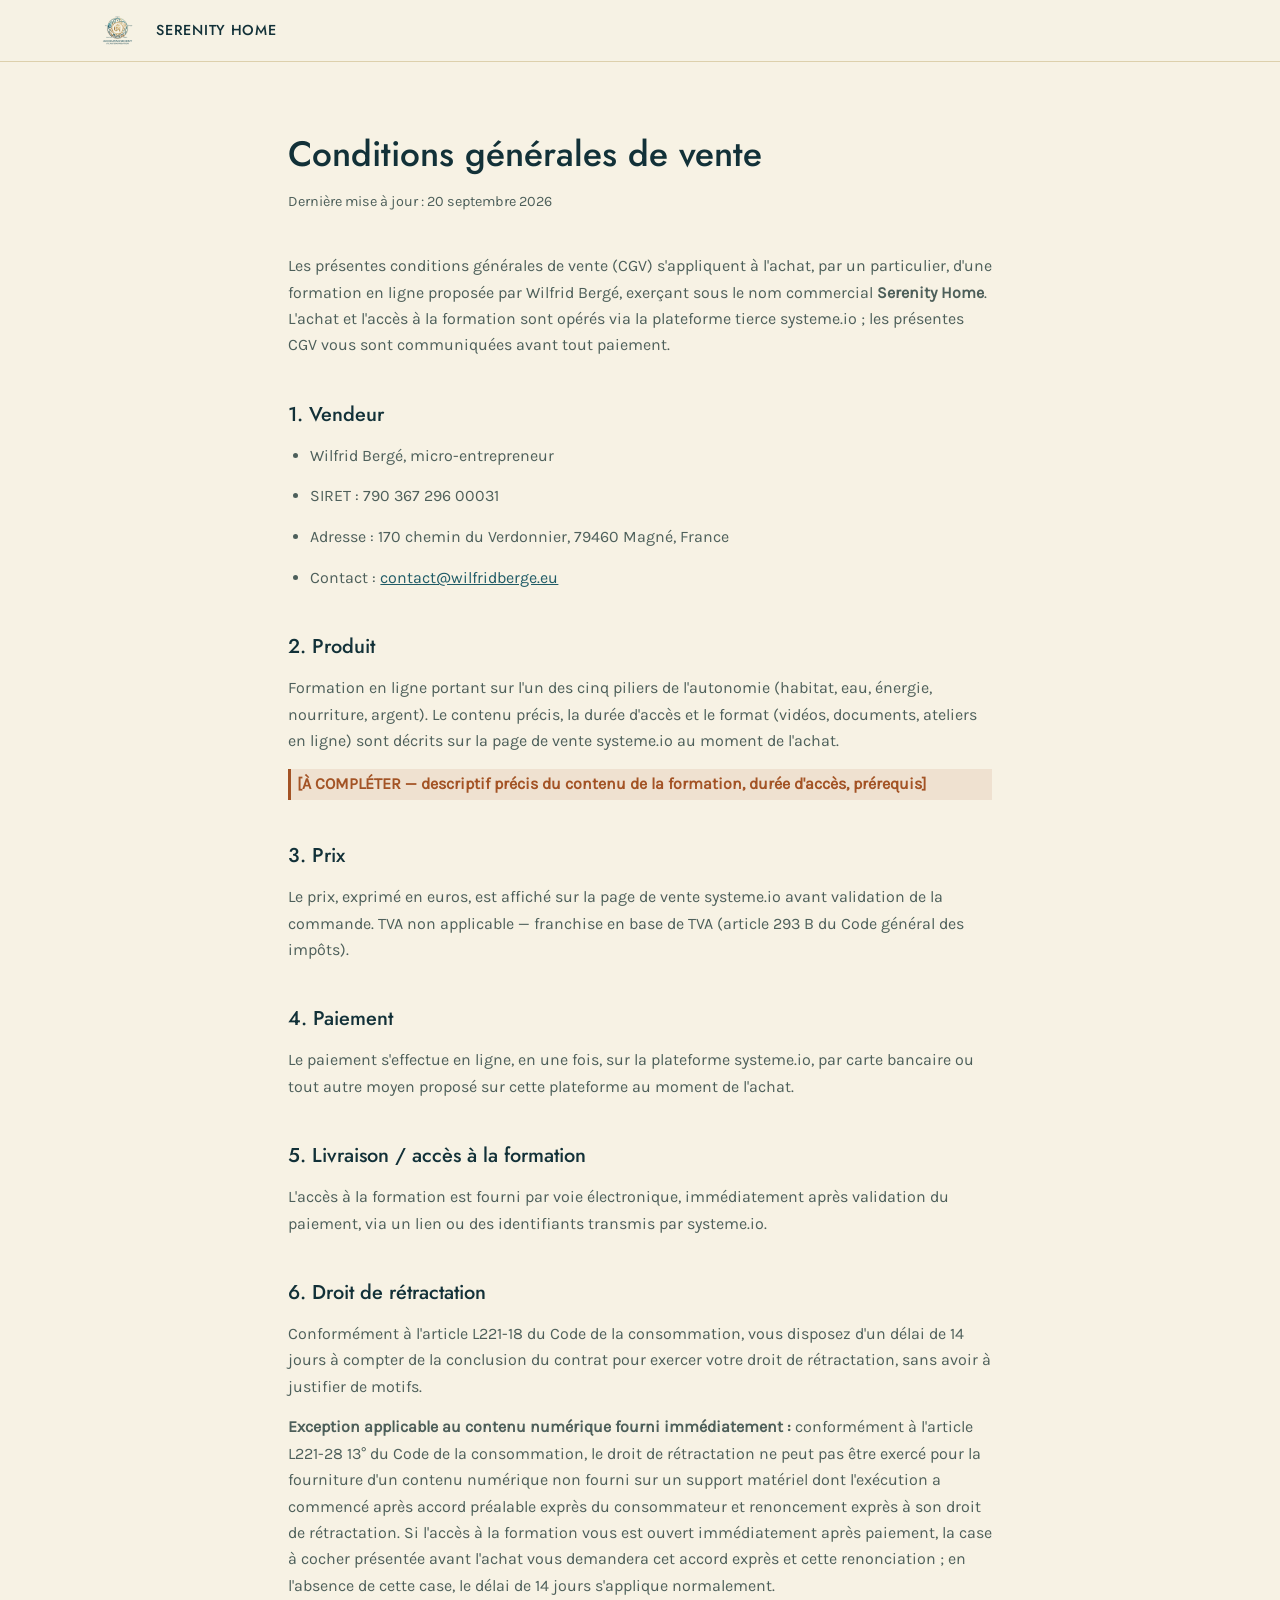
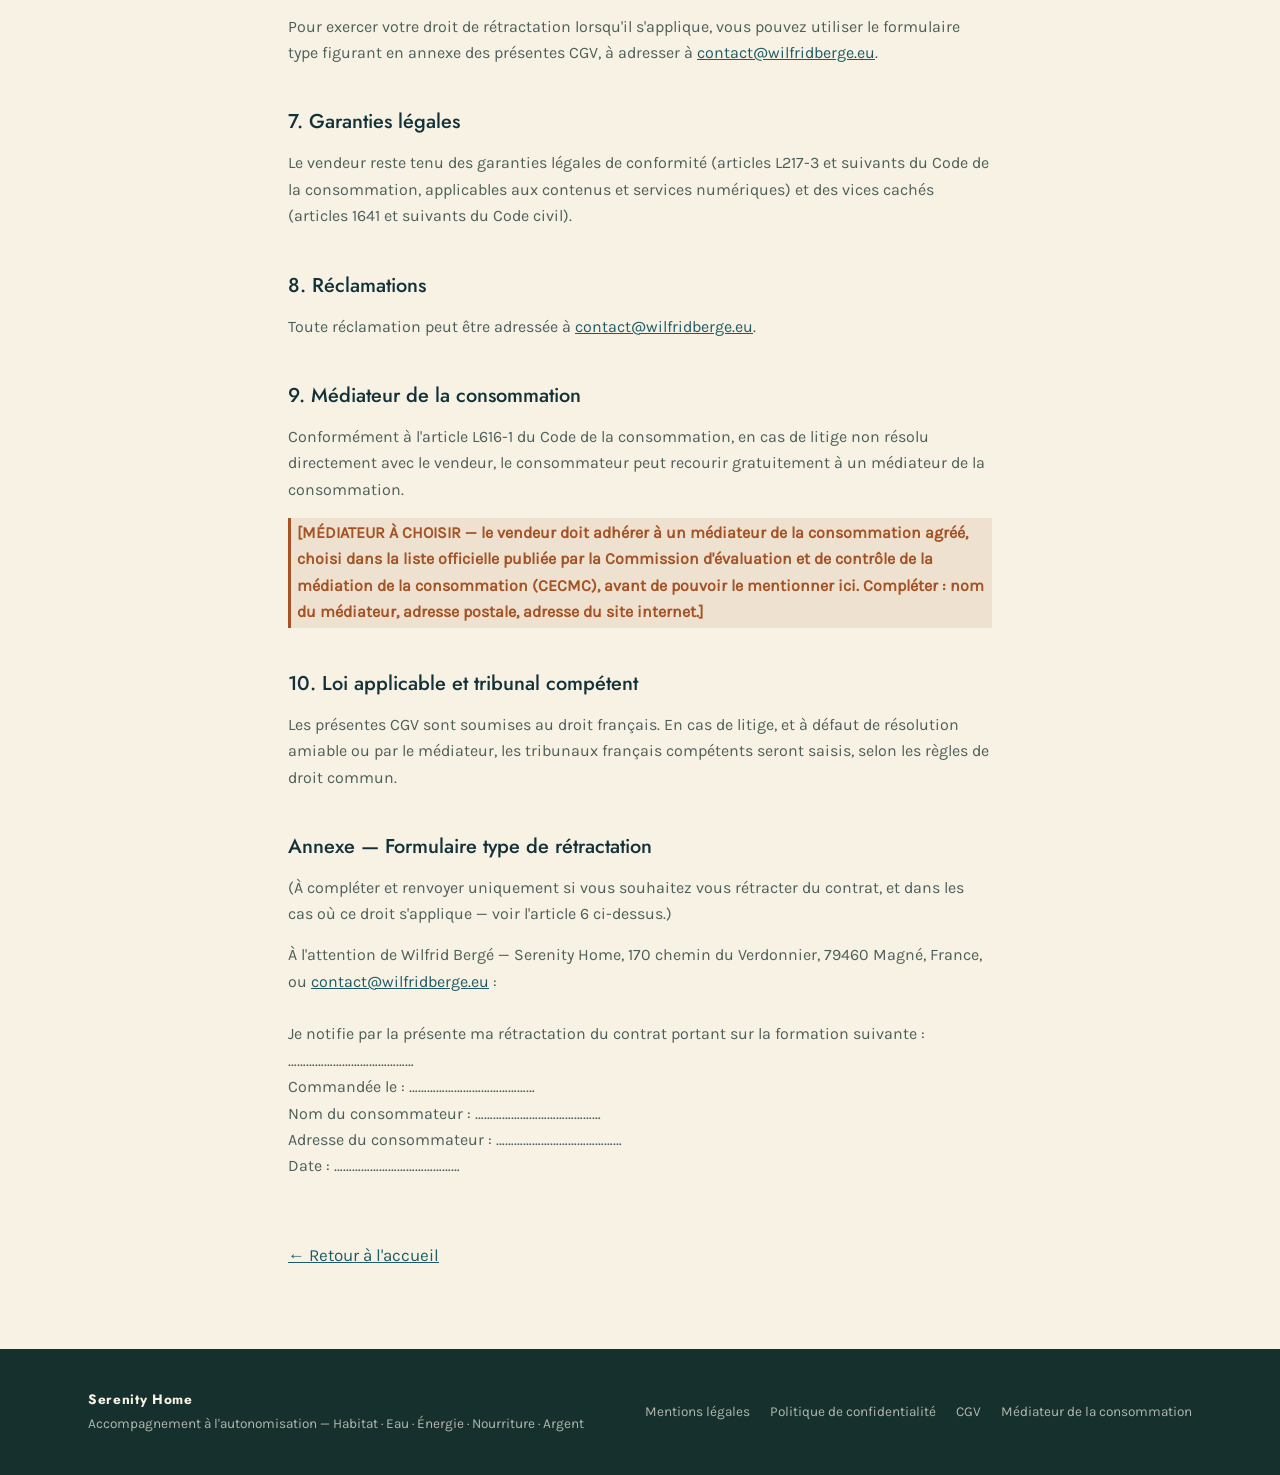
<file: cgv.html>
<!doctype html>
<html lang="fr">
<head>
<meta charset="UTF-8">
<meta name="viewport" content="width=device-width, initial-scale=1.0">
<title>Conditions générales de vente — Serenity Home</title>
<meta name="description" content="Conditions générales de vente des formations en ligne Serenity Home : prix, paiement, droit de rétractation, garanties, médiateur de la consommation.">
<link rel="canonical" href="https://wilfridberge.eu/cgv.html">
<link rel="icon" type="image/png" sizes="32x32" href="img/favicon/icon-32.png">
<link rel="stylesheet" href="styles.css">
</head>
<body>

<nav class="legal-nav">
  <div class="container">
    <a href="index.html"><img src="img/logo.png" alt=""></a>
    <a href="index.html">Serenity Home</a>
  </div>
</nav>

<main class="legal-page">
  <h1>Conditions générales de vente</h1>
  <span class="updated">Dernière mise à jour : 20 septembre 2026</span>

  <p>
    Les présentes conditions générales de vente (CGV) s'appliquent à l'achat, par un particulier, d'une formation en ligne proposée par Wilfrid Bergé, exerçant sous le nom commercial <strong>Serenity Home</strong>. L'achat et l'accès à la formation sont opérés via la plateforme tierce systeme.io ; les présentes CGV vous sont communiquées avant tout paiement.
  </p>

  <h2>1. Vendeur</h2>
  <ul>
    <li>Wilfrid Bergé, micro-entrepreneur</li>
    <li>SIRET : 790 367 296 00031</li>
    <li>Adresse : 170 chemin du Verdonnier, 79460 Magné, France</li>
    <li>Contact : <a href="mailto:contact@wilfridberge.eu">contact@wilfridberge.eu</a></li>
  </ul>

  <h2>2. Produit</h2>
  <p>
    Formation en ligne portant sur l'un des cinq piliers de l'autonomie (habitat, eau, énergie, nourriture, argent). Le contenu précis, la durée d'accès et le format (vidéos, documents, ateliers en ligne) sont décrits sur la page de vente systeme.io au moment de l'achat.
  </p>
  <p class="todo">[À COMPLÉTER — descriptif précis du contenu de la formation, durée d'accès, prérequis]</p>

  <h2>3. Prix</h2>
  <p>
    Le prix, exprimé en euros, est affiché sur la page de vente systeme.io avant validation de la commande. TVA non applicable — franchise en base de TVA (article 293 B du Code général des impôts).
  </p>

  <h2>4. Paiement</h2>
  <p>
    Le paiement s'effectue en ligne, en une fois, sur la plateforme systeme.io, par carte bancaire ou tout autre moyen proposé sur cette plateforme au moment de l'achat.
  </p>

  <h2>5. Livraison / accès à la formation</h2>
  <p>
    L'accès à la formation est fourni par voie électronique, immédiatement après validation du paiement, via un lien ou des identifiants transmis par systeme.io.
  </p>

  <h2>6. Droit de rétractation</h2>
  <p>
    Conformément à l'article L221-18 du Code de la consommation, vous disposez d'un délai de 14 jours à compter de la conclusion du contrat pour exercer votre droit de rétractation, sans avoir à justifier de motifs.
  </p>
  <p>
    <strong>Exception applicable au contenu numérique fourni immédiatement :</strong> conformément à l'article L221-28 13° du Code de la consommation, le droit de rétractation ne peut pas être exercé pour la fourniture d'un contenu numérique non fourni sur un support matériel dont l'exécution a commencé après accord préalable exprès du consommateur et renoncement exprès à son droit de rétractation. Si l'accès à la formation vous est ouvert immédiatement après paiement, la case à cocher présentée avant l'achat vous demandera cet accord exprès et cette renonciation ; en l'absence de cette case, le délai de 14 jours s'applique normalement.
  </p>
  <p>
    Pour exercer votre droit de rétractation lorsqu'il s'applique, vous pouvez utiliser le formulaire type figurant en annexe des présentes CGV, à adresser à <a href="mailto:contact@wilfridberge.eu">contact@wilfridberge.eu</a>.
  </p>

  <h2>7. Garanties légales</h2>
  <p>
    Le vendeur reste tenu des garanties légales de conformité (articles L217-3 et suivants du Code de la consommation, applicables aux contenus et services numériques) et des vices cachés (articles 1641 et suivants du Code civil).
  </p>

  <h2>8. Réclamations</h2>
  <p>
    Toute réclamation peut être adressée à <a href="mailto:contact@wilfridberge.eu">contact@wilfridberge.eu</a>.
  </p>

  <h2 id="mediateur">9. Médiateur de la consommation</h2>
  <p>
    Conformément à l'article L616-1 du Code de la consommation, en cas de litige non résolu directement avec le vendeur, le consommateur peut recourir gratuitement à un médiateur de la consommation.
  </p>
  <p class="todo">
    [MÉDIATEUR À CHOISIR — le vendeur doit adhérer à un médiateur de la consommation agréé, choisi dans la liste officielle publiée par la Commission d'évaluation et de contrôle de la médiation de la consommation (CECMC), avant de pouvoir le mentionner ici. Compléter : nom du médiateur, adresse postale, adresse du site internet.]
  </p>

  <h2>10. Loi applicable et tribunal compétent</h2>
  <p>
    Les présentes CGV sont soumises au droit français. En cas de litige, et à défaut de résolution amiable ou par le médiateur, les tribunaux français compétents seront saisis, selon les règles de droit commun.
  </p>

  <h2>Annexe — Formulaire type de rétractation</h2>
  <p>
    (À compléter et renvoyer uniquement si vous souhaitez vous rétracter du contrat, et dans les cas où ce droit s'applique — voir l'article 6 ci-dessus.)
  </p>
  <p>
    À l'attention de Wilfrid Bergé — Serenity Home, 170 chemin du Verdonnier, 79460 Magné, France, ou <a href="mailto:contact@wilfridberge.eu">contact@wilfridberge.eu</a> :<br><br>
    Je notifie par la présente ma rétractation du contrat portant sur la formation suivante : ……………………………………<br>
    Commandée le : ……………………………………<br>
    Nom du consommateur : ……………………………………<br>
    Adresse du consommateur : ……………………………………<br>
    Date : ……………………………………
  </p>

  <a class="home-link" href="index.html">← Retour à l'accueil</a>
</main>

<footer>
  <div class="container">
    <div class="footer-brand">
      <strong>Serenity Home</strong>
      <span>Accompagnement à l'autonomisation — Habitat · Eau · Énergie · Nourriture · Argent</span>
    </div>
    <nav class="footer-links" aria-label="Informations légales">
      <a href="mentions-legales.html">Mentions légales</a>
      <a href="confidentialite.html">Politique de confidentialité</a>
      <a href="cgv.html">CGV</a>
      <a href="cgv.html#mediateur">Médiateur de la consommation</a>
    </nav>
  </div>
</footer>

</body>
</html>
</file>
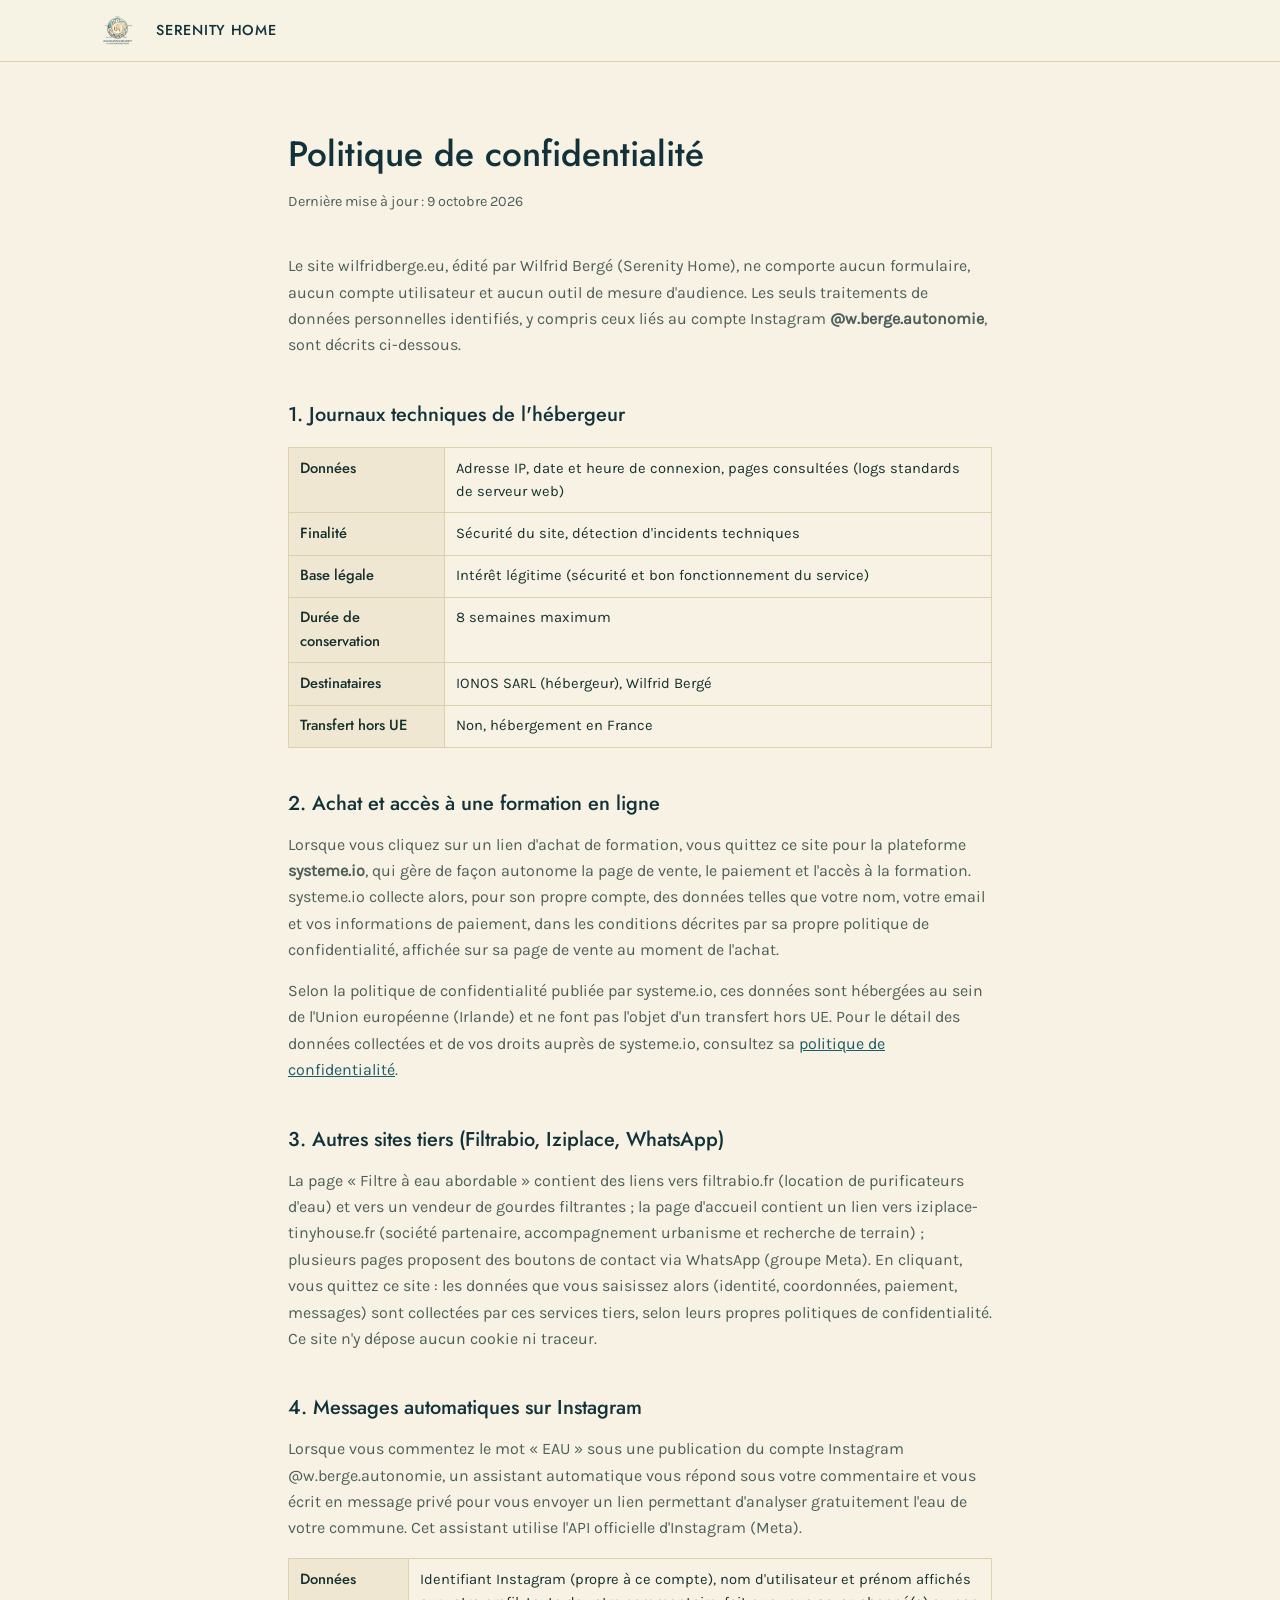
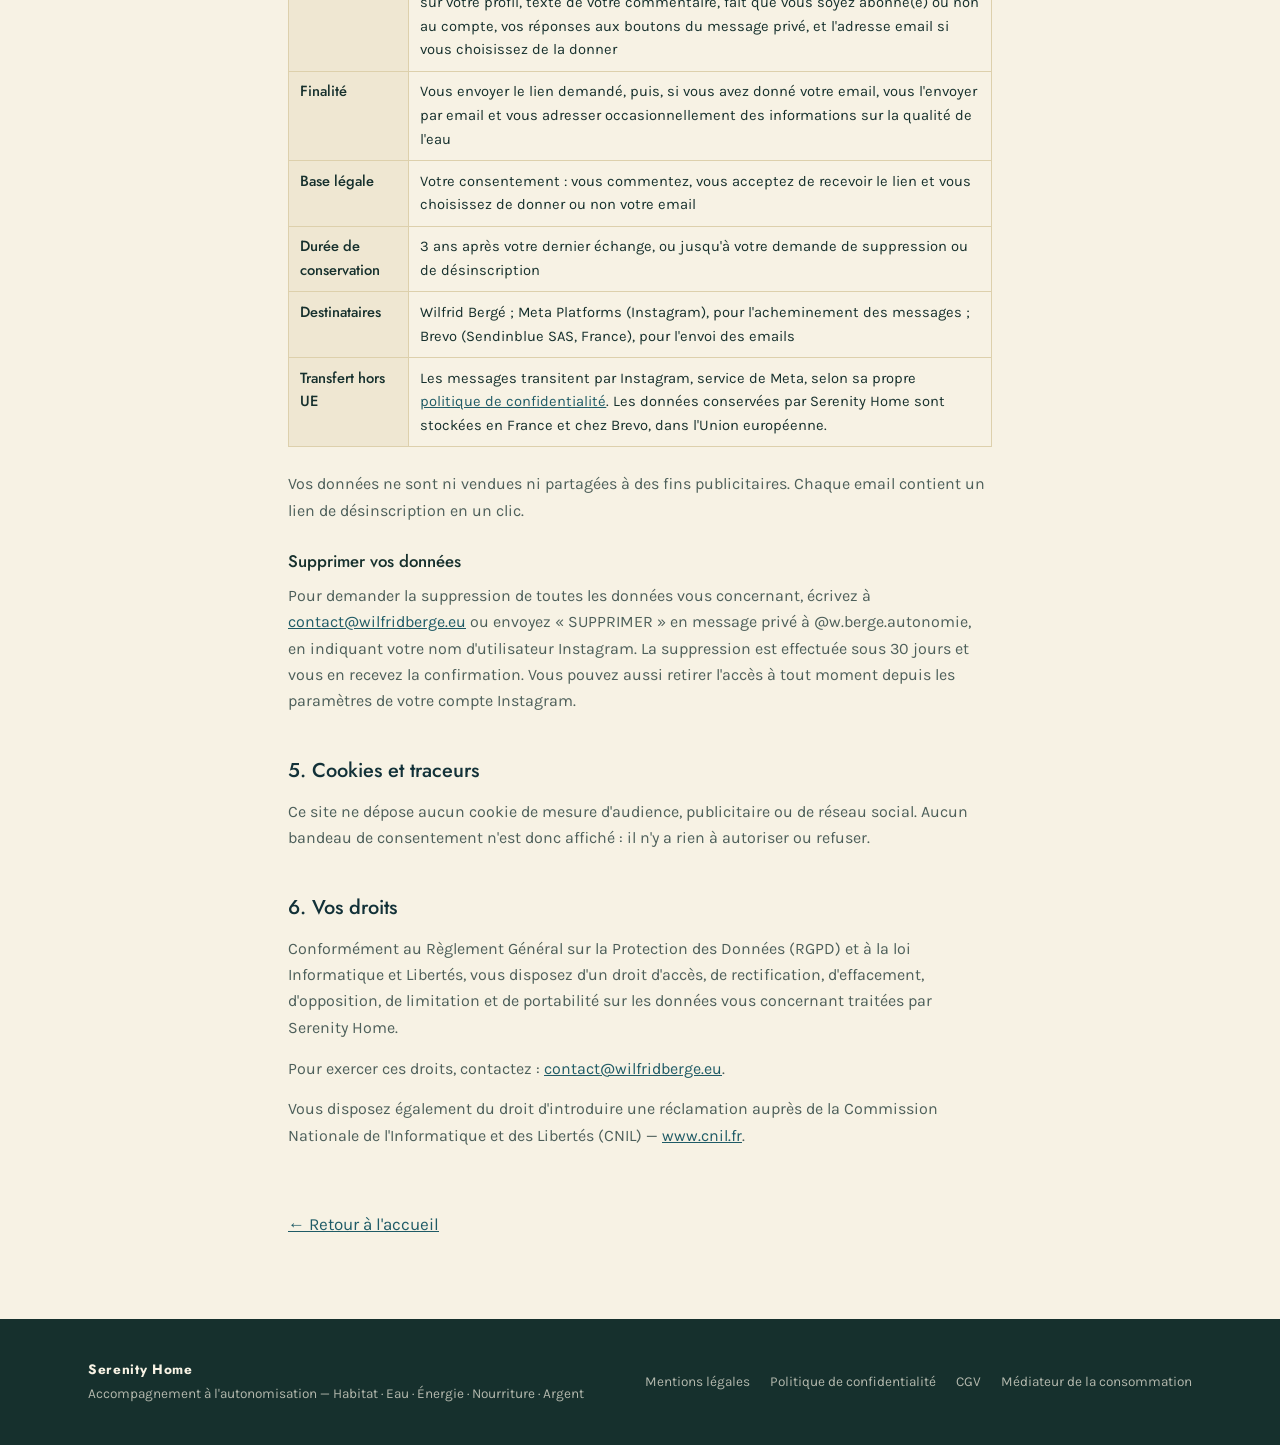
<file: confidentialite.html>
<!doctype html>
<html lang="fr">
<head>
<meta charset="UTF-8">
<meta name="viewport" content="width=device-width, initial-scale=1.0">
<title>Politique de confidentialité — Serenity Home</title>
<meta name="description" content="Politique de confidentialité du site Serenity Home : données traitées, finalités, durées de conservation, droits RGPD.">
<link rel="canonical" href="https://wilfridberge.eu/confidentialite.html">
<link rel="icon" type="image/png" sizes="32x32" href="img/favicon/icon-32.png">
<link rel="stylesheet" href="styles.css">
</head>
<body>

<nav class="legal-nav">
  <div class="container">
    <a href="index.html"><img src="img/logo.png" alt=""></a>
    <a href="index.html">Serenity Home</a>
  </div>
</nav>

<main class="legal-page">
  <h1>Politique de confidentialité</h1>
  <span class="updated">Dernière mise à jour : 9 octobre 2026</span>

  <p>
    Le site wilfridberge.eu, édité par Wilfrid Bergé (Serenity Home), ne comporte aucun formulaire, aucun compte utilisateur et aucun outil de mesure d'audience. Les seuls traitements de données personnelles identifiés, y compris ceux liés au compte Instagram <strong>@w.berge.autonomie</strong>, sont décrits ci-dessous.
  </p>

  <h2>1. Journaux techniques de l'hébergeur</h2>
  <table>
    <tr><th>Données</th><td>Adresse IP, date et heure de connexion, pages consultées (logs standards de serveur web)</td></tr>
    <tr><th>Finalité</th><td>Sécurité du site, détection d'incidents techniques</td></tr>
    <tr><th>Base légale</th><td>Intérêt légitime (sécurité et bon fonctionnement du service)</td></tr>
    <tr><th>Durée de conservation</th><td>8 semaines maximum</td></tr>
    <tr><th>Destinataires</th><td>IONOS SARL (hébergeur), Wilfrid Bergé</td></tr>
    <tr><th>Transfert hors UE</th><td>Non, hébergement en France</td></tr>
  </table>

  <h2>2. Achat et accès à une formation en ligne</h2>
  <p>
    Lorsque vous cliquez sur un lien d'achat de formation, vous quittez ce site pour la plateforme <strong>systeme.io</strong>, qui gère de façon autonome la page de vente, le paiement et l'accès à la formation. systeme.io collecte alors, pour son propre compte, des données telles que votre nom, votre email et vos informations de paiement, dans les conditions décrites par sa propre politique de confidentialité, affichée sur sa page de vente au moment de l'achat.
  </p>
  <p>
    Selon la politique de confidentialité publiée par systeme.io, ces données sont hébergées au sein de l'Union européenne (Irlande) et ne font pas l'objet d'un transfert hors UE. Pour le détail des données collectées et de vos droits auprès de systeme.io, consultez sa <a href="https://systeme.io/fr/privacy-policy" target="_blank" rel="noopener">politique de confidentialité</a>.
  </p>

  <h2>3. Autres sites tiers (Filtrabio, Iziplace, WhatsApp)</h2>
  <p>
    La page « Filtre à eau abordable » contient des liens vers filtrabio.fr (location de purificateurs d'eau) et vers un vendeur de gourdes filtrantes ; la page d'accueil contient un lien vers iziplace-tinyhouse.fr (société partenaire, accompagnement urbanisme et recherche de terrain) ; plusieurs pages proposent des boutons de contact via WhatsApp (groupe Meta). En cliquant, vous quittez ce site : les données que vous saisissez alors (identité, coordonnées, paiement, messages) sont collectées par ces services tiers, selon leurs propres politiques de confidentialité. Ce site n'y dépose aucun cookie ni traceur.
  </p>

  <h2 id="instagram">4. Messages automatiques sur Instagram</h2>
  <p>
    Lorsque vous commentez le mot « EAU » sous une publication du compte Instagram @w.berge.autonomie, un assistant automatique vous répond sous votre commentaire et vous écrit en message privé pour vous envoyer un lien permettant d'analyser gratuitement l'eau de votre commune. Cet assistant utilise l'API officielle d'Instagram (Meta).
  </p>
  <table>
    <tr><th>Données</th><td>Identifiant Instagram (propre à ce compte), nom d'utilisateur et prénom affichés sur votre profil, texte de votre commentaire, fait que vous soyez abonné(e) ou non au compte, vos réponses aux boutons du message privé, et l'adresse email si vous choisissez de la donner</td></tr>
    <tr><th>Finalité</th><td>Vous envoyer le lien demandé, puis, si vous avez donné votre email, vous l'envoyer par email et vous adresser occasionnellement des informations sur la qualité de l'eau</td></tr>
    <tr><th>Base légale</th><td>Votre consentement : vous commentez, vous acceptez de recevoir le lien et vous choisissez de donner ou non votre email</td></tr>
    <tr><th>Durée de conservation</th><td>3 ans après votre dernier échange, ou jusqu'à votre demande de suppression ou de désinscription</td></tr>
    <tr><th>Destinataires</th><td>Wilfrid Bergé ; Meta Platforms (Instagram), pour l'acheminement des messages ; Brevo (Sendinblue SAS, France), pour l'envoi des emails</td></tr>
    <tr><th>Transfert hors UE</th><td>Les messages transitent par Instagram, service de Meta, selon sa propre <a href="https://privacycenter.instagram.com/policy" target="_blank" rel="noopener">politique de confidentialité</a>. Les données conservées par Serenity Home sont stockées en France et chez Brevo, dans l'Union européenne.</td></tr>
  </table>
  <p>
    Vos données ne sont ni vendues ni partagées à des fins publicitaires. Chaque email contient un lien de désinscription en un clic.
  </p>
  <h3 id="suppression">Supprimer vos données</h3>
  <p>
    Pour demander la suppression de toutes les données vous concernant, écrivez à <a href="mailto:contact@wilfridberge.eu?subject=Suppression%20de%20mes%20donn%C3%A9es">contact@wilfridberge.eu</a> ou envoyez « SUPPRIMER » en message privé à @w.berge.autonomie, en indiquant votre nom d'utilisateur Instagram. La suppression est effectuée sous 30 jours et vous en recevez la confirmation. Vous pouvez aussi retirer l'accès à tout moment depuis les paramètres de votre compte Instagram.
  </p>

  <h2>5. Cookies et traceurs</h2>
  <p>
    Ce site ne dépose aucun cookie de mesure d'audience, publicitaire ou de réseau social. Aucun bandeau de consentement n'est donc affiché : il n'y a rien à autoriser ou refuser.
  </p>

  <h2>6. Vos droits</h2>
  <p>
    Conformément au Règlement Général sur la Protection des Données (RGPD) et à la loi Informatique et Libertés, vous disposez d'un droit d'accès, de rectification, d'effacement, d'opposition, de limitation et de portabilité sur les données vous concernant traitées par Serenity Home.
  </p>
  <p>
    Pour exercer ces droits, contactez : <a href="mailto:contact@wilfridberge.eu">contact@wilfridberge.eu</a>.
  </p>
  <p>
    Vous disposez également du droit d'introduire une réclamation auprès de la Commission Nationale de l'Informatique et des Libertés (CNIL) — <a href="https://www.cnil.fr" target="_blank" rel="noopener">www.cnil.fr</a>.
  </p>

  <a class="home-link" href="index.html">← Retour à l'accueil</a>
</main>

<footer>
  <div class="container">
    <div class="footer-brand">
      <strong>Serenity Home</strong>
      <span>Accompagnement à l'autonomisation — Habitat · Eau · Énergie · Nourriture · Argent</span>
    </div>
    <nav class="footer-links" aria-label="Informations légales">
      <a href="mentions-legales.html">Mentions légales</a>
      <a href="confidentialite.html">Politique de confidentialité</a>
      <a href="cgv.html">CGV</a>
      <a href="cgv.html#mediateur">Médiateur de la consommation</a>
    </nav>
  </div>
</footer>

</body>
</html>
</file>
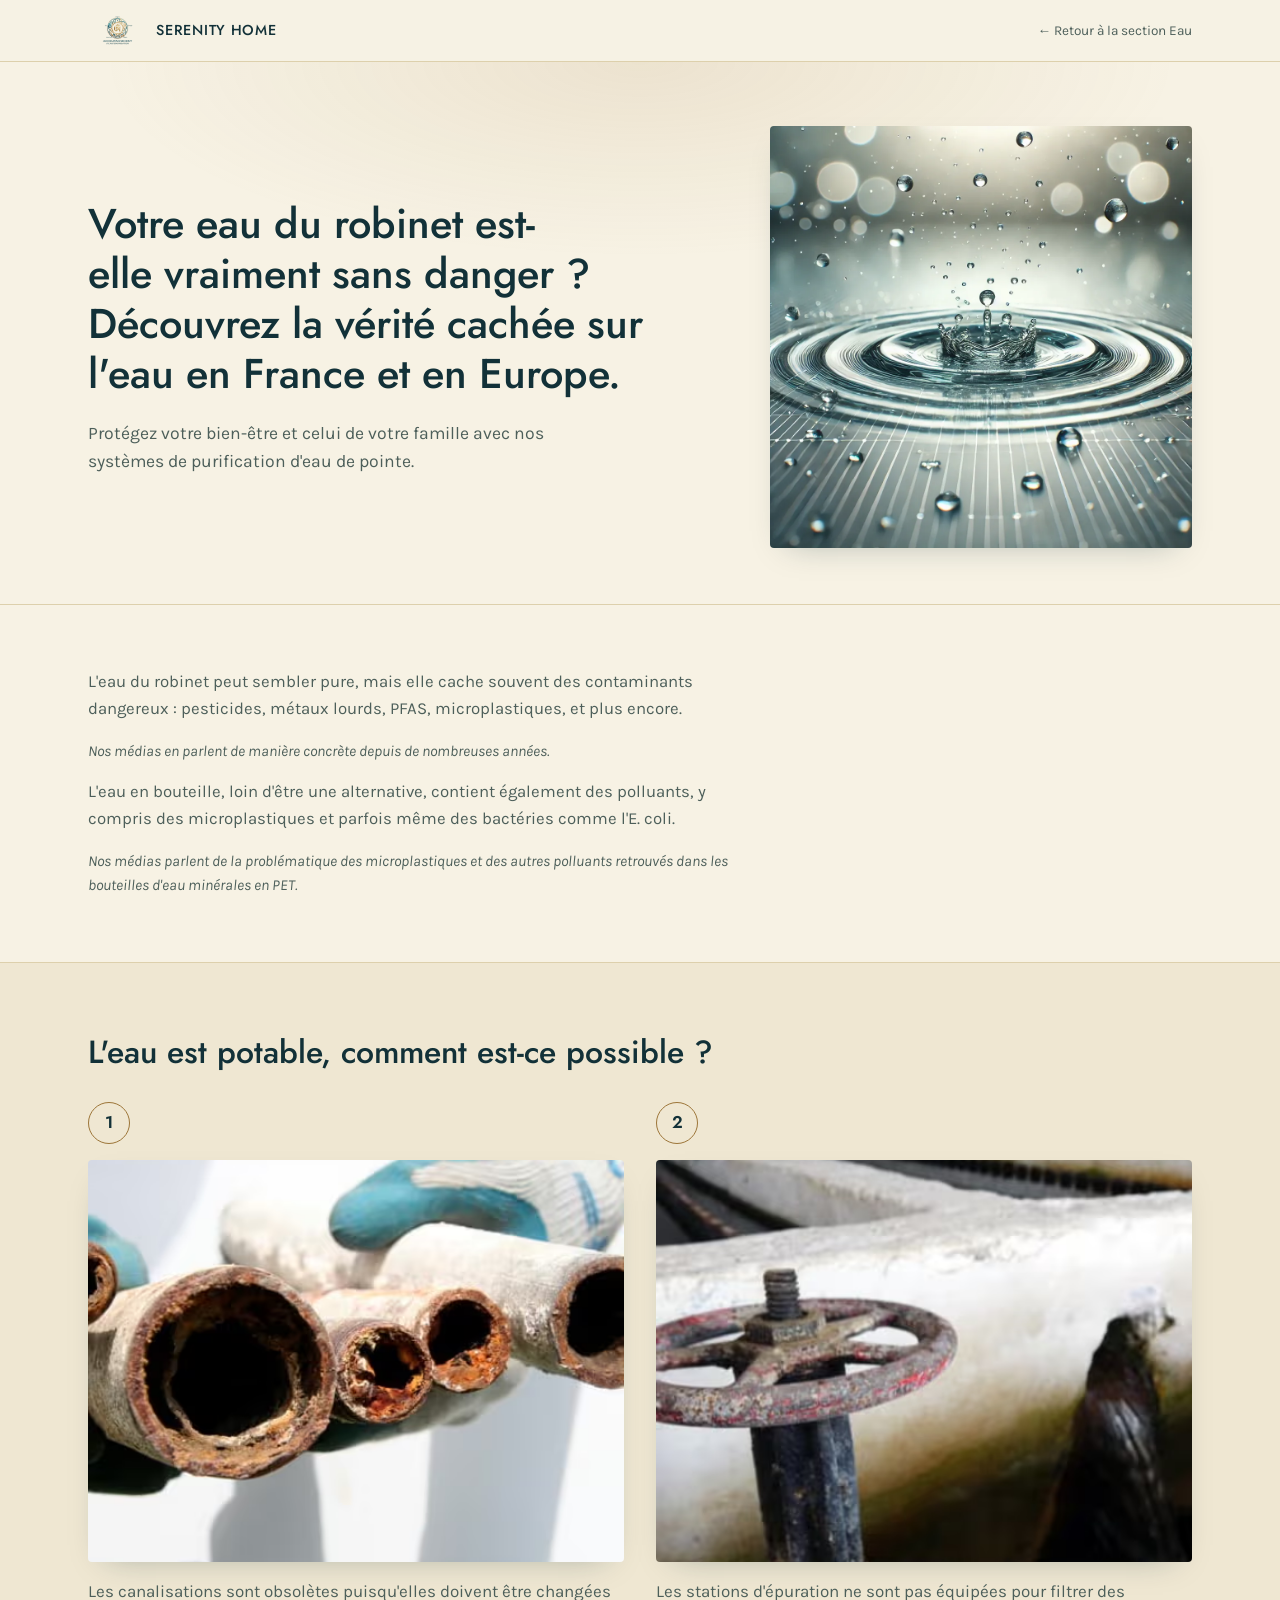
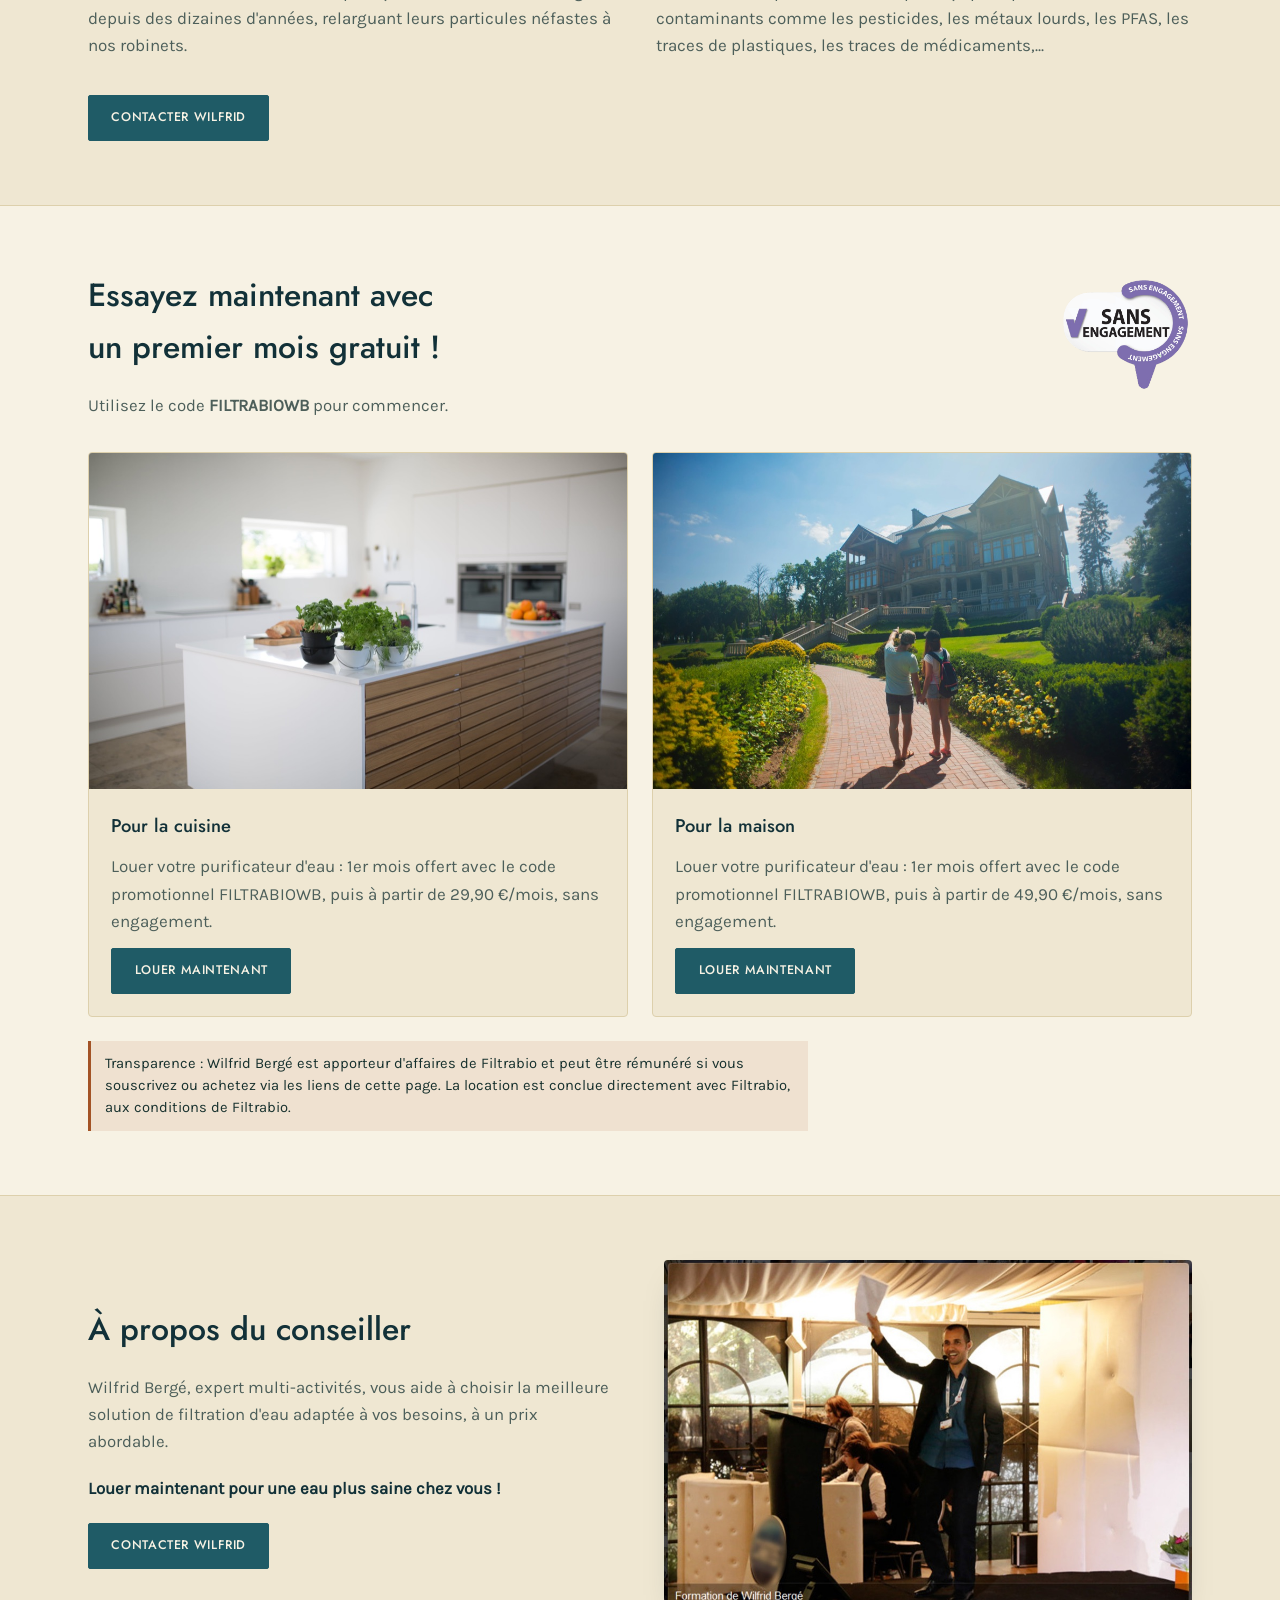
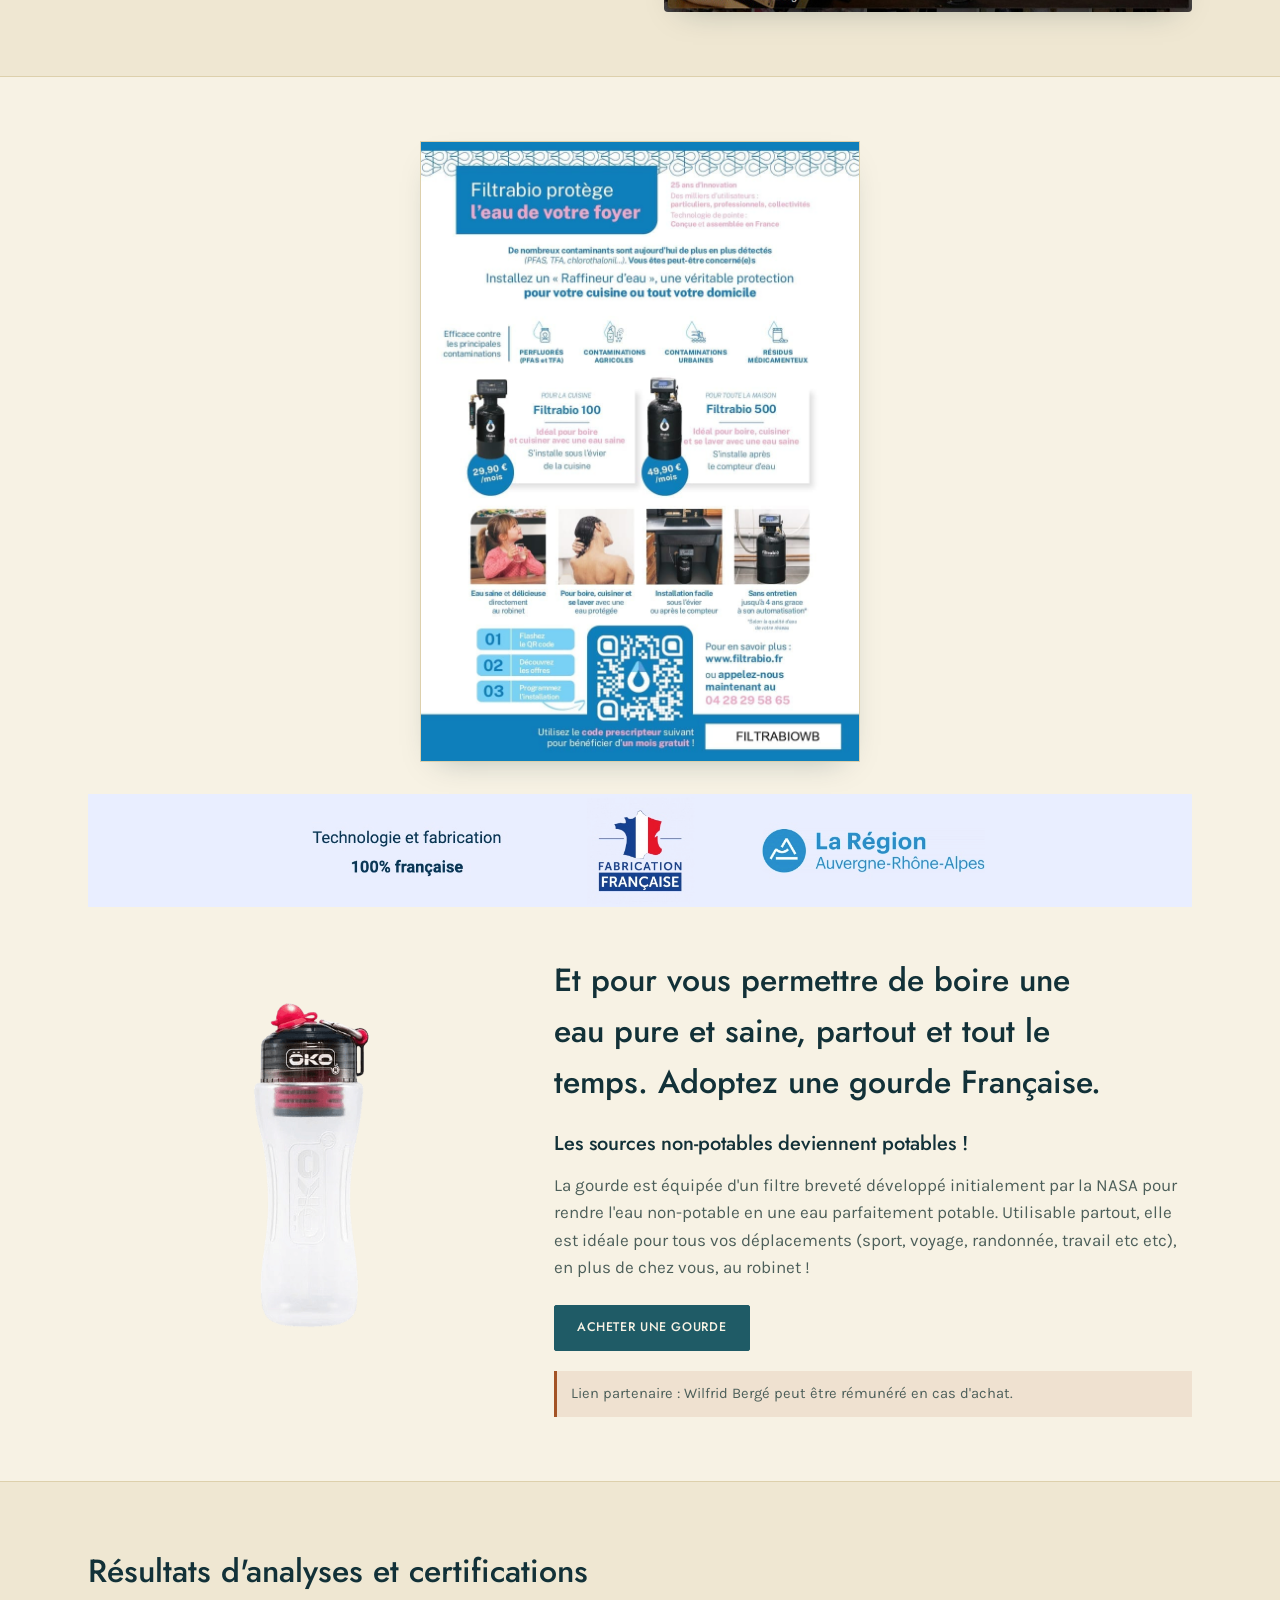
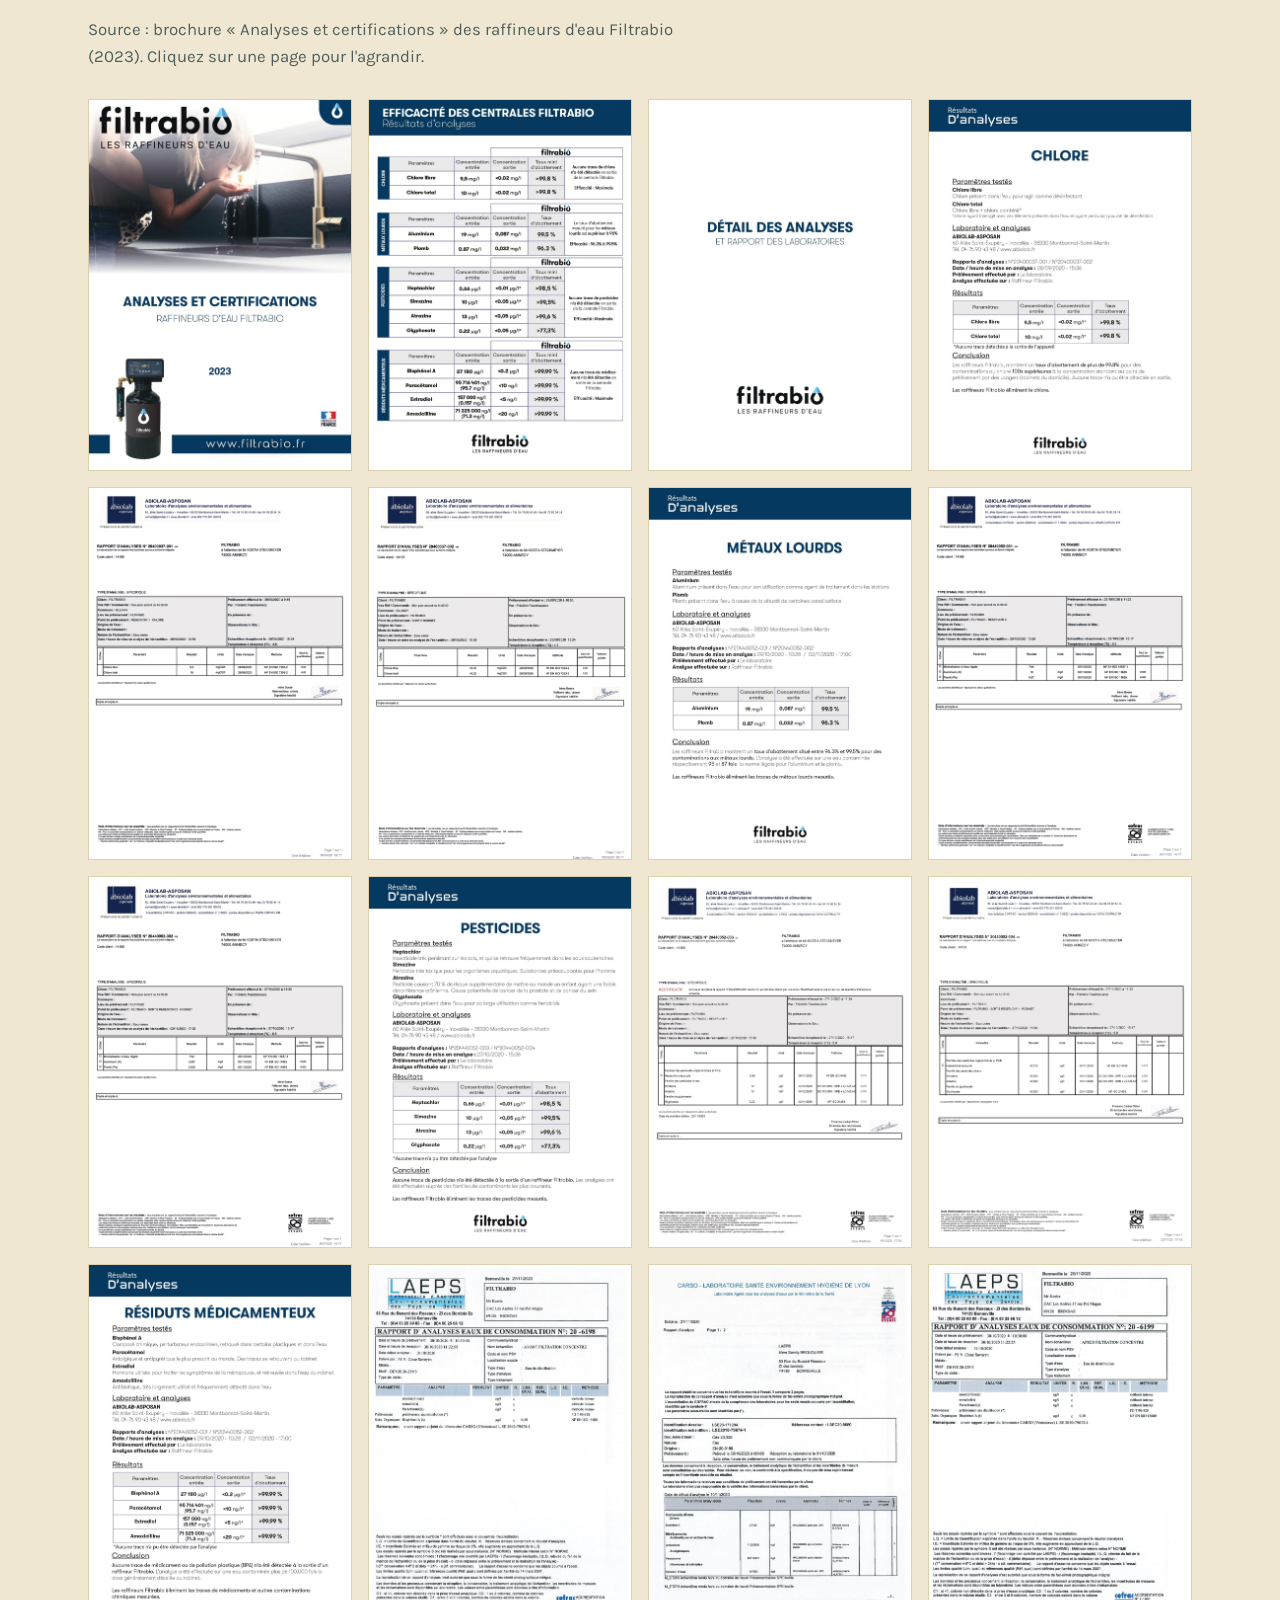
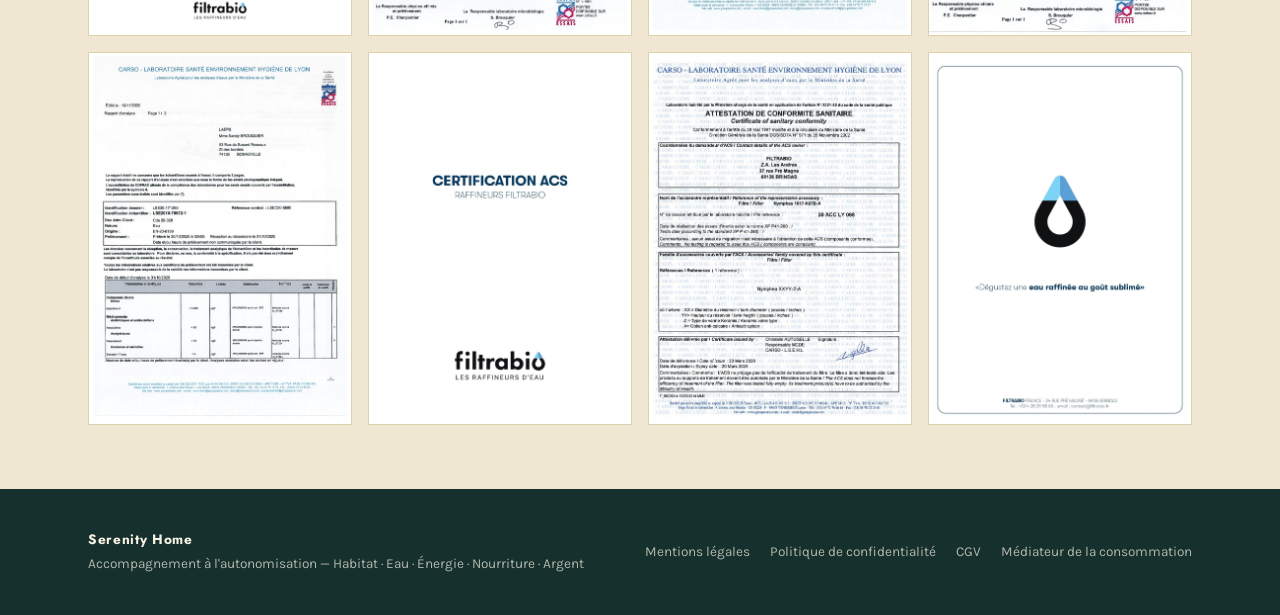
<file: filtre-eau-abordable.html>
<!doctype html>
<html lang="fr">
<head>
<meta charset="UTF-8">
<meta name="viewport" content="width=device-width, initial-scale=1.0">
<title>Filtre à eau abordable — Serenity Home</title>
<meta name="description" content="Location sans engagement d'un purificateur d'eau Filtrabio pour la cuisine ou la maison, premier mois offert avec le code FILTRABIOWB. Conseil de Wilfrid Bergé, apporteur d'affaires.">
<link rel="canonical" href="https://wilfridberge.eu/filtre-eau-abordable.html">
<meta property="og:type" content="website">
<meta property="og:site_name" content="Serenity Home">
<meta property="og:title" content="Filtre à eau abordable — Serenity Home">
<meta property="og:description" content="Purificateur d'eau Filtrabio en location sans engagement, pour la cuisine ou toute la maison. Premier mois offert avec le code FILTRABIOWB.">
<meta property="og:url" content="https://wilfridberge.eu/filtre-eau-abordable.html">
<meta property="og:image" content="https://wilfridberge.eu/img/logo.png">
<meta name="twitter:card" content="summary">
<link rel="icon" type="image/png" sizes="32x32" href="img/favicon/icon-32.png">
<link rel="stylesheet" href="styles.css">
</head>
<body class="fe-page">

<nav class="legal-nav">
  <div class="container">
    <a href="index.html"><img src="img/logo.png" alt=""></a>
    <a href="index.html">Serenity Home</a>
    <a class="back" href="index.html#eau">← Retour à la section Eau</a>
  </div>
</nav>

<main>

  <section class="fe-hero">
    <div class="container">
      <div>
        <h1>Votre eau du robinet est-elle vraiment sans danger ? Découvrez la vérité cachée sur l'eau en France et en Europe.</h1>
        <p class="lede">Protégez votre bien-être et celui de votre famille avec nos systèmes de purification d'eau de pointe.</p>
      </div>
      <img src="img/filtre-eau/hero-goutte.webp" width="1024" height="1024" alt="">
    </div>
  </section>

  <section class="fe-section">
    <div class="container">
      <div class="fe-prose">
        <p>L'eau du robinet peut sembler pure, mais elle cache souvent des contaminants dangereux : pesticides, métaux lourds, PFAS, microplastiques, et plus encore.</p>
        <p class="fe-caption">Nos médias en parlent de manière concrète depuis de nombreuses années.</p>
        <p>L'eau en bouteille, loin d'être une alternative, contient également des polluants, y compris des microplastiques et parfois même des bactéries comme l'E. coli.</p>
        <p class="fe-caption">Nos médias parlent de la problématique des microplastiques et des autres polluants retrouvés dans les bouteilles d'eau minérales en PET.</p>
      </div>
    </div>
  </section>

  <section class="fe-section alt">
    <div class="container">
      <h2>L'eau est potable, comment est-ce possible ?</h2>
      <ol class="fe-reasons">
        <li>
          <img src="img/filtre-eau/canalisations.jpg" width="480" height="480" loading="lazy" alt="Vieilles canalisations métalliques rouillées, tenues à la main">
          <p>Les canalisations sont obsolètes puisqu'elles doivent être changées depuis des dizaines d'années, relarguant leurs particules néfastes à nos robinets.</p>
        </li>
        <li>
          <img src="img/filtre-eau/station-epuration.jpg" width="480" height="480" loading="lazy" alt="Vanne rouillée dans une station de traitement de l'eau">
          <p>Les stations d'épuration ne sont pas équipées pour filtrer des contaminants comme les pesticides, les métaux lourds, les PFAS, les traces de plastiques, les traces de médicaments,...</p>
        </li>
      </ol>
      <p class="fe-cta"><a class="btn-cta" href="https://call.whatsapp.com/voice/Bs7z1RFIAkWgXBDz04N0Xc" target="_blank" rel="noopener">Contacter Wilfrid</a></p>
    </div>
  </section>

  <section class="fe-section" id="offres">
    <div class="container">
      <div class="fe-promo">
        <div class="fe-prose">
          <h2>Essayez maintenant avec un premier mois gratuit !</h2>
          <p>Utilisez le code <strong>FILTRABIOWB</strong> pour commencer.</p>
        </div>
        <img src="img/filtre-eau/sans-engagement.png" width="491" height="508" alt="Sans engagement">
      </div>

      <div class="fe-offers">
        <article class="fe-offer">
          <img src="img/filtre-eau/offre-cuisine.jpg" width="1000" height="666" loading="lazy" alt="Cuisine moderne avec îlot central et plantes aromatiques">
          <div class="fe-offer-body">
            <h3>Pour la cuisine</h3>
            <p>Louer votre purificateur d'eau : 1er mois offert avec le code promotionnel FILTRABIOWB, puis à partir de 29,90 €/mois, sans engagement.</p>
            <a class="btn-cta" href="https://filtrabio.fr/fr/abonnement/filtrabio-100" target="_blank" rel="noopener sponsored">Louer maintenant</a>
          </div>
        </article>
        <article class="fe-offer">
          <img src="img/filtre-eau/offre-maison.jpg" width="1000" height="665" loading="lazy" alt="Deux personnes marchant dans un jardin vers une grande maison">
          <div class="fe-offer-body">
            <h3>Pour la maison</h3>
            <p>Louer votre purificateur d'eau : 1er mois offert avec le code promotionnel FILTRABIOWB, puis à partir de 49,90 €/mois, sans engagement.</p>
            <a class="btn-cta" href="https://filtrabio.fr/fr/produits/filtrabio-500" target="_blank" rel="noopener sponsored">Louer maintenant</a>
          </div>
        </article>
      </div>

      <p class="fiche-disclosure fe-disclosure">Transparence : Wilfrid Bergé est apporteur d'affaires de Filtrabio et peut être rémunéré si vous souscrivez ou achetez via les liens de cette page. La location est conclue directement avec Filtrabio, aux conditions de Filtrabio.</p>
    </div>
  </section>

  <section class="fe-section alt">
    <div class="container fe-advisor">
      <div>
        <h2>À propos du conseiller</h2>
        <p>Wilfrid Bergé, expert multi-activités, vous aide à choisir la meilleure solution de filtration d'eau adaptée à vos besoins, à un prix abordable.</p>
        <p class="strong">Louer maintenant pour une eau plus saine chez vous !</p>
        <p class="fe-cta"><a class="btn-cta" href="https://wa.me/message/M7C5JI22BQF6O1" target="_blank" rel="noopener">Contacter Wilfrid</a></p>
      </div>
      <img src="img/filtre-eau/conseiller.jpg" width="1000" height="666" loading="lazy" alt="Wilfrid Bergé animant une formation devant un public">
    </div>
  </section>

  <section class="fe-section">
    <div class="container">
      <a class="fe-flyer" href="https://www.filtrabio.fr" target="_blank" rel="noopener sponsored">
        <img src="img/filtre-eau/flyer-filtrabio.jpg" width="886" height="1252" loading="lazy" alt="Flyer Filtrabio « Filtrabio protège l'eau de votre foyer » : le raffineur Filtrabio 100 pour la cuisine à 29,90 € par mois et le Filtrabio 500 pour toute la maison à 49,90 € par mois, premier mois gratuit avec le code prescripteur FILTRABIOWB.">
      </a>

      <img class="fe-banner" src="img/filtre-eau/fabrication-francaise.jpg" width="1892" height="193" loading="lazy" alt="Technologie et fabrication 100 % française — Fabrication Française — Région Auvergne-Rhône-Alpes">

      <div class="fe-gourde">
        <img src="img/filtre-eau/gourde.png" width="383" height="553" loading="lazy" alt="Gourde filtrante ÖKO transparente à bouchon rouge">
        <div>
          <h2>Et pour vous permettre de boire une eau pure et saine, partout et tout le temps. Adoptez une gourde Française.</h2>
          <h3>Les sources non-potables deviennent potables !</h3>
          <p>La gourde est équipée d'un filtre breveté développé initialement par la NASA pour rendre l'eau non-potable en une eau parfaitement potable. Utilisable partout, elle est idéale pour tous vos déplacements (sport, voyage, randonnée, travail etc etc), en plus de chez vous, au robinet !</p>
          <a class="btn-cta" href="https://bit.ly/gourde-fran%C3%A7aise" target="_blank" rel="noopener sponsored">Acheter une gourde</a>
          <p class="fiche-disclosure fe-disclosure">Lien partenaire : Wilfrid Bergé peut être rémunéré en cas d'achat.</p>
        </div>
      </div>
    </div>
  </section>

  <section class="fe-section alt">
    <div class="container">
      <h2>Résultats d'analyses et certifications</h2>
      <p class="fe-prose">Source : brochure « Analyses et certifications » des raffineurs d'eau Filtrabio (2023). Cliquez sur une page pour l'agrandir.</p>
      <div class="fe-analyses">
        <a href="img/filtre-eau/analyses-01.jpg" target="_blank" rel="noopener"><img src="img/filtre-eau/analyses-01.jpg" width="1061" height="1500" loading="lazy" alt="Analyses et certifications Filtrabio, page 1 sur 20"></a>
        <a href="img/filtre-eau/analyses-02.jpg" target="_blank" rel="noopener"><img src="img/filtre-eau/analyses-02.jpg" width="1061" height="1500" loading="lazy" alt="Analyses et certifications Filtrabio, page 2 sur 20"></a>
        <a href="img/filtre-eau/analyses-03.jpg" target="_blank" rel="noopener"><img src="img/filtre-eau/analyses-03.jpg" width="1061" height="1500" loading="lazy" alt="Analyses et certifications Filtrabio, page 3 sur 20"></a>
        <a href="img/filtre-eau/analyses-04.jpg" target="_blank" rel="noopener"><img src="img/filtre-eau/analyses-04.jpg" width="1061" height="1500" loading="lazy" alt="Analyses et certifications Filtrabio, page 4 sur 20"></a>
        <a href="img/filtre-eau/analyses-05.jpg" target="_blank" rel="noopener"><img src="img/filtre-eau/analyses-05.jpg" width="1061" height="1500" loading="lazy" alt="Analyses et certifications Filtrabio, page 5 sur 20"></a>
        <a href="img/filtre-eau/analyses-06.jpg" target="_blank" rel="noopener"><img src="img/filtre-eau/analyses-06.jpg" width="1061" height="1500" loading="lazy" alt="Analyses et certifications Filtrabio, page 6 sur 20"></a>
        <a href="img/filtre-eau/analyses-07.jpg" target="_blank" rel="noopener"><img src="img/filtre-eau/analyses-07.jpg" width="1061" height="1500" loading="lazy" alt="Analyses et certifications Filtrabio, page 7 sur 20"></a>
        <a href="img/filtre-eau/analyses-08.jpg" target="_blank" rel="noopener"><img src="img/filtre-eau/analyses-08.jpg" width="1061" height="1500" loading="lazy" alt="Analyses et certifications Filtrabio, page 8 sur 20"></a>
        <a href="img/filtre-eau/analyses-09.jpg" target="_blank" rel="noopener"><img src="img/filtre-eau/analyses-09.jpg" width="1061" height="1500" loading="lazy" alt="Analyses et certifications Filtrabio, page 9 sur 20"></a>
        <a href="img/filtre-eau/analyses-10.jpg" target="_blank" rel="noopener"><img src="img/filtre-eau/analyses-10.jpg" width="1061" height="1500" loading="lazy" alt="Analyses et certifications Filtrabio, page 10 sur 20"></a>
        <a href="img/filtre-eau/analyses-11.jpg" target="_blank" rel="noopener"><img src="img/filtre-eau/analyses-11.jpg" width="1061" height="1500" loading="lazy" alt="Analyses et certifications Filtrabio, page 11 sur 20"></a>
        <a href="img/filtre-eau/analyses-12.jpg" target="_blank" rel="noopener"><img src="img/filtre-eau/analyses-12.jpg" width="1061" height="1500" loading="lazy" alt="Analyses et certifications Filtrabio, page 12 sur 20"></a>
        <a href="img/filtre-eau/analyses-13.jpg" target="_blank" rel="noopener"><img src="img/filtre-eau/analyses-13.jpg" width="1061" height="1500" loading="lazy" alt="Analyses et certifications Filtrabio, page 13 sur 20"></a>
        <a href="img/filtre-eau/analyses-14.jpg" target="_blank" rel="noopener"><img src="img/filtre-eau/analyses-14.jpg" width="1061" height="1500" loading="lazy" alt="Analyses et certifications Filtrabio, page 14 sur 20"></a>
        <a href="img/filtre-eau/analyses-15.jpg" target="_blank" rel="noopener"><img src="img/filtre-eau/analyses-15.jpg" width="1061" height="1500" loading="lazy" alt="Analyses et certifications Filtrabio, page 15 sur 20"></a>
        <a href="img/filtre-eau/analyses-16.jpg" target="_blank" rel="noopener"><img src="img/filtre-eau/analyses-16.jpg" width="1061" height="1500" loading="lazy" alt="Analyses et certifications Filtrabio, page 16 sur 20"></a>
        <a href="img/filtre-eau/analyses-17.jpg" target="_blank" rel="noopener"><img src="img/filtre-eau/analyses-17.jpg" width="1061" height="1500" loading="lazy" alt="Analyses et certifications Filtrabio, page 17 sur 20"></a>
        <a href="img/filtre-eau/analyses-18.jpg" target="_blank" rel="noopener"><img src="img/filtre-eau/analyses-18.jpg" width="1061" height="1500" loading="lazy" alt="Analyses et certifications Filtrabio, page 18 sur 20"></a>
        <a href="img/filtre-eau/analyses-19.jpg" target="_blank" rel="noopener"><img src="img/filtre-eau/analyses-19.jpg" width="1061" height="1500" loading="lazy" alt="Analyses et certifications Filtrabio, page 19 sur 20"></a>
        <a href="img/filtre-eau/analyses-20.jpg" target="_blank" rel="noopener"><img src="img/filtre-eau/analyses-20.jpg" width="1061" height="1500" loading="lazy" alt="Analyses et certifications Filtrabio, page 20 sur 20"></a>
      </div>
    </div>
  </section>

</main>

<footer>
  <div class="container">
    <div class="footer-brand">
      <strong>Serenity Home</strong>
      <span>Accompagnement à l'autonomisation — Habitat · Eau · Énergie · Nourriture · Argent</span>
    </div>
    <nav class="footer-links" aria-label="Informations légales">
      <a href="mentions-legales.html">Mentions légales</a>
      <a href="confidentialite.html">Politique de confidentialité</a>
      <a href="cgv.html">CGV</a>
      <a href="cgv.html#mediateur">Médiateur de la consommation</a>
    </nav>
  </div>
</footer>

</body>
</html>
</file>
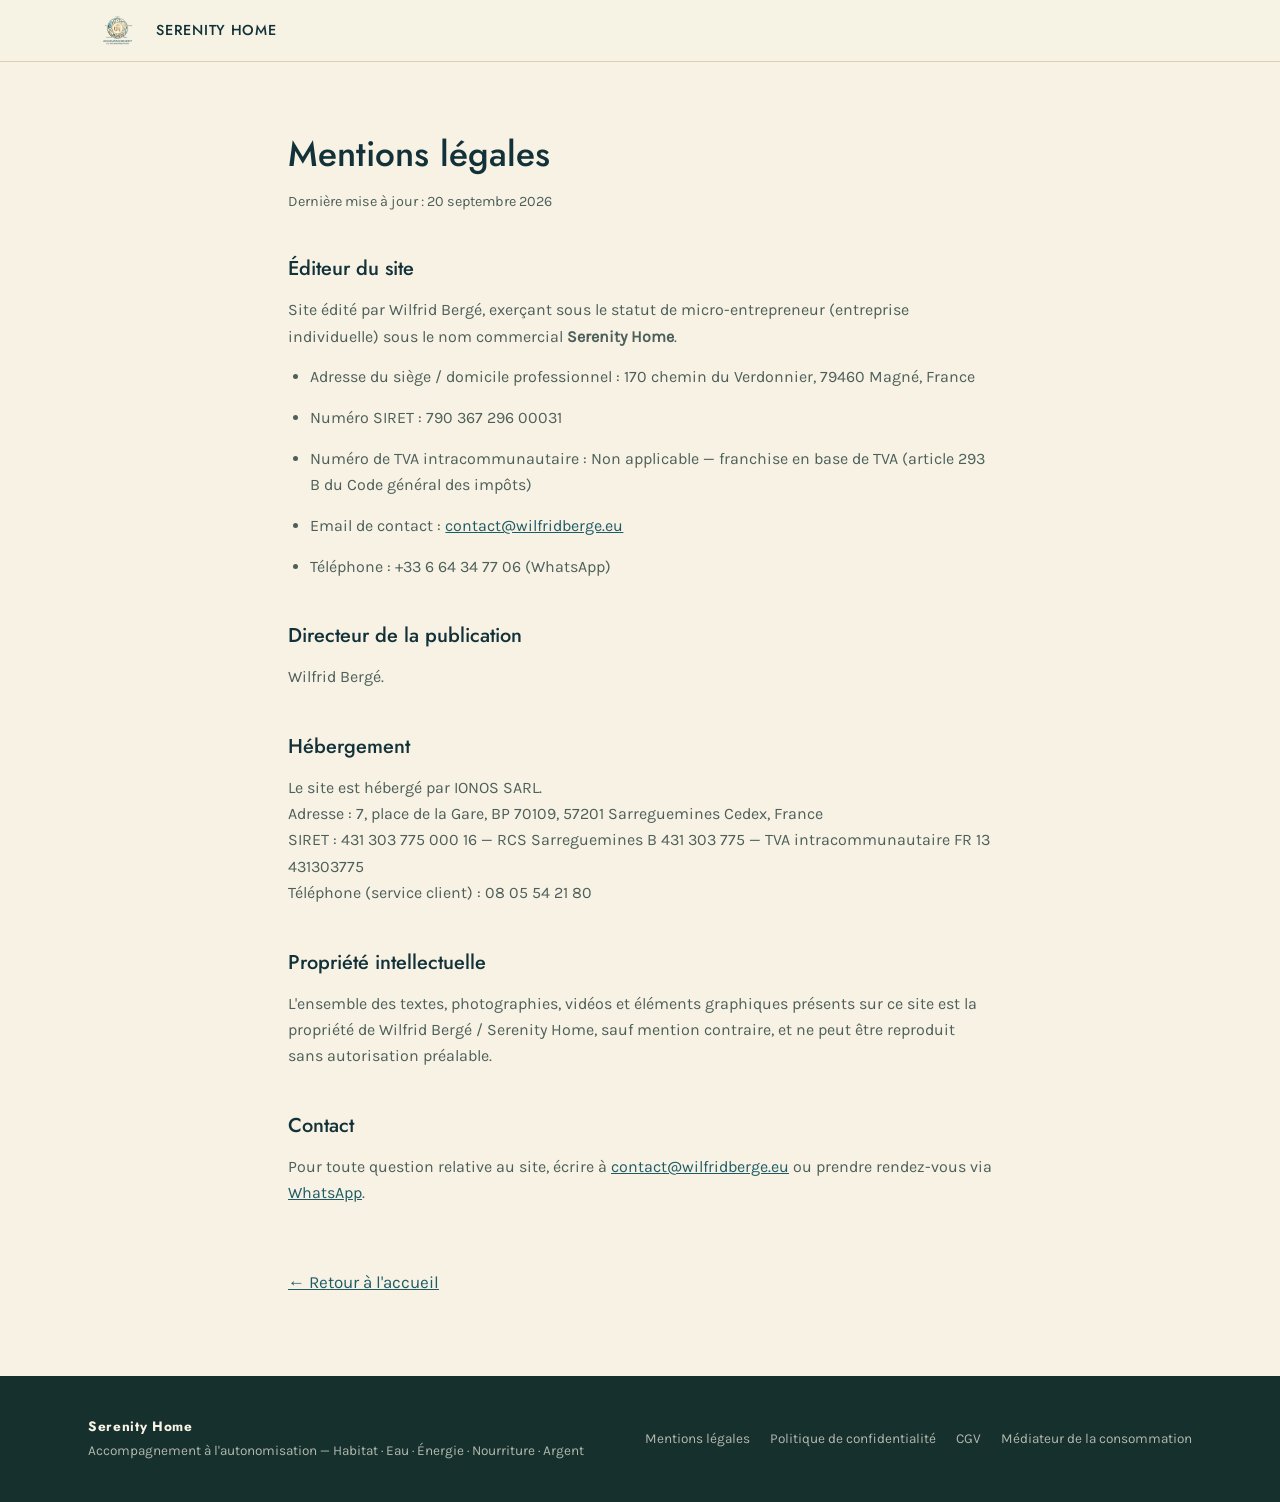
<file: mentions-legales.html>
<!doctype html>
<html lang="fr">
<head>
<meta charset="UTF-8">
<meta name="viewport" content="width=device-width, initial-scale=1.0">
<title>Mentions légales — Serenity Home</title>
<meta name="description" content="Mentions légales du site Serenity Home : éditeur, directeur de publication, hébergeur.">
<link rel="canonical" href="https://wilfridberge.eu/mentions-legales.html">
<link rel="icon" type="image/png" sizes="32x32" href="img/favicon/icon-32.png">
<link rel="stylesheet" href="styles.css">
</head>
<body>

<nav class="legal-nav">
  <div class="container">
    <a href="index.html"><img src="img/logo.png" alt=""></a>
    <a href="index.html">Serenity Home</a>
  </div>
</nav>

<main class="legal-page">
  <h1>Mentions légales</h1>
  <span class="updated">Dernière mise à jour : 20 septembre 2026</span>

  <h2>Éditeur du site</h2>
  <p>
    Site édité par Wilfrid Bergé, exerçant sous le statut de micro-entrepreneur (entreprise individuelle) sous le nom commercial <strong>Serenity Home</strong>.
  </p>
  <ul>
    <li>Adresse du siège / domicile professionnel : 170 chemin du Verdonnier, 79460 Magné, France</li>
    <li>Numéro SIRET : 790 367 296 00031</li>
    <li>Numéro de TVA intracommunautaire : Non applicable — franchise en base de TVA (article 293 B du Code général des impôts)</li>
    <li>Email de contact : <a href="mailto:contact@wilfridberge.eu">contact@wilfridberge.eu</a></li>
    <li>Téléphone : +33 6 64 34 77 06 (WhatsApp)</li>
  </ul>

  <h2>Directeur de la publication</h2>
  <p>Wilfrid Bergé.</p>

  <h2>Hébergement</h2>
  <p>
    Le site est hébergé par IONOS SARL.<br>
    Adresse : 7, place de la Gare, BP 70109, 57201 Sarreguemines Cedex, France<br>
    SIRET : 431 303 775 000 16 — RCS Sarreguemines B 431 303 775 — TVA intracommunautaire FR 13 431303775<br>
    Téléphone (service client) : 08 05 54 21 80
  </p>

  <h2>Propriété intellectuelle</h2>
  <p>
    L'ensemble des textes, photographies, vidéos et éléments graphiques présents sur ce site est la propriété de Wilfrid Bergé / Serenity Home, sauf mention contraire, et ne peut être reproduit sans autorisation préalable.
  </p>

  <h2>Contact</h2>
  <p>
    Pour toute question relative au site, écrire à <a href="mailto:contact@wilfridberge.eu">contact@wilfridberge.eu</a> ou prendre rendez-vous via <a href="https://wa.me/33664347706" target="_blank" rel="noopener">WhatsApp</a>.
  </p>

  <a class="home-link" href="index.html">← Retour à l'accueil</a>
</main>

<footer>
  <div class="container">
    <div class="footer-brand">
      <strong>Serenity Home</strong>
      <span>Accompagnement à l'autonomisation — Habitat · Eau · Énergie · Nourriture · Argent</span>
    </div>
    <nav class="footer-links" aria-label="Informations légales">
      <a href="mentions-legales.html">Mentions légales</a>
      <a href="confidentialite.html">Politique de confidentialité</a>
      <a href="cgv.html">CGV</a>
      <a href="cgv.html#mediateur">Médiateur de la consommation</a>
    </nav>
  </div>
</footer>

</body>
</html>
</file>
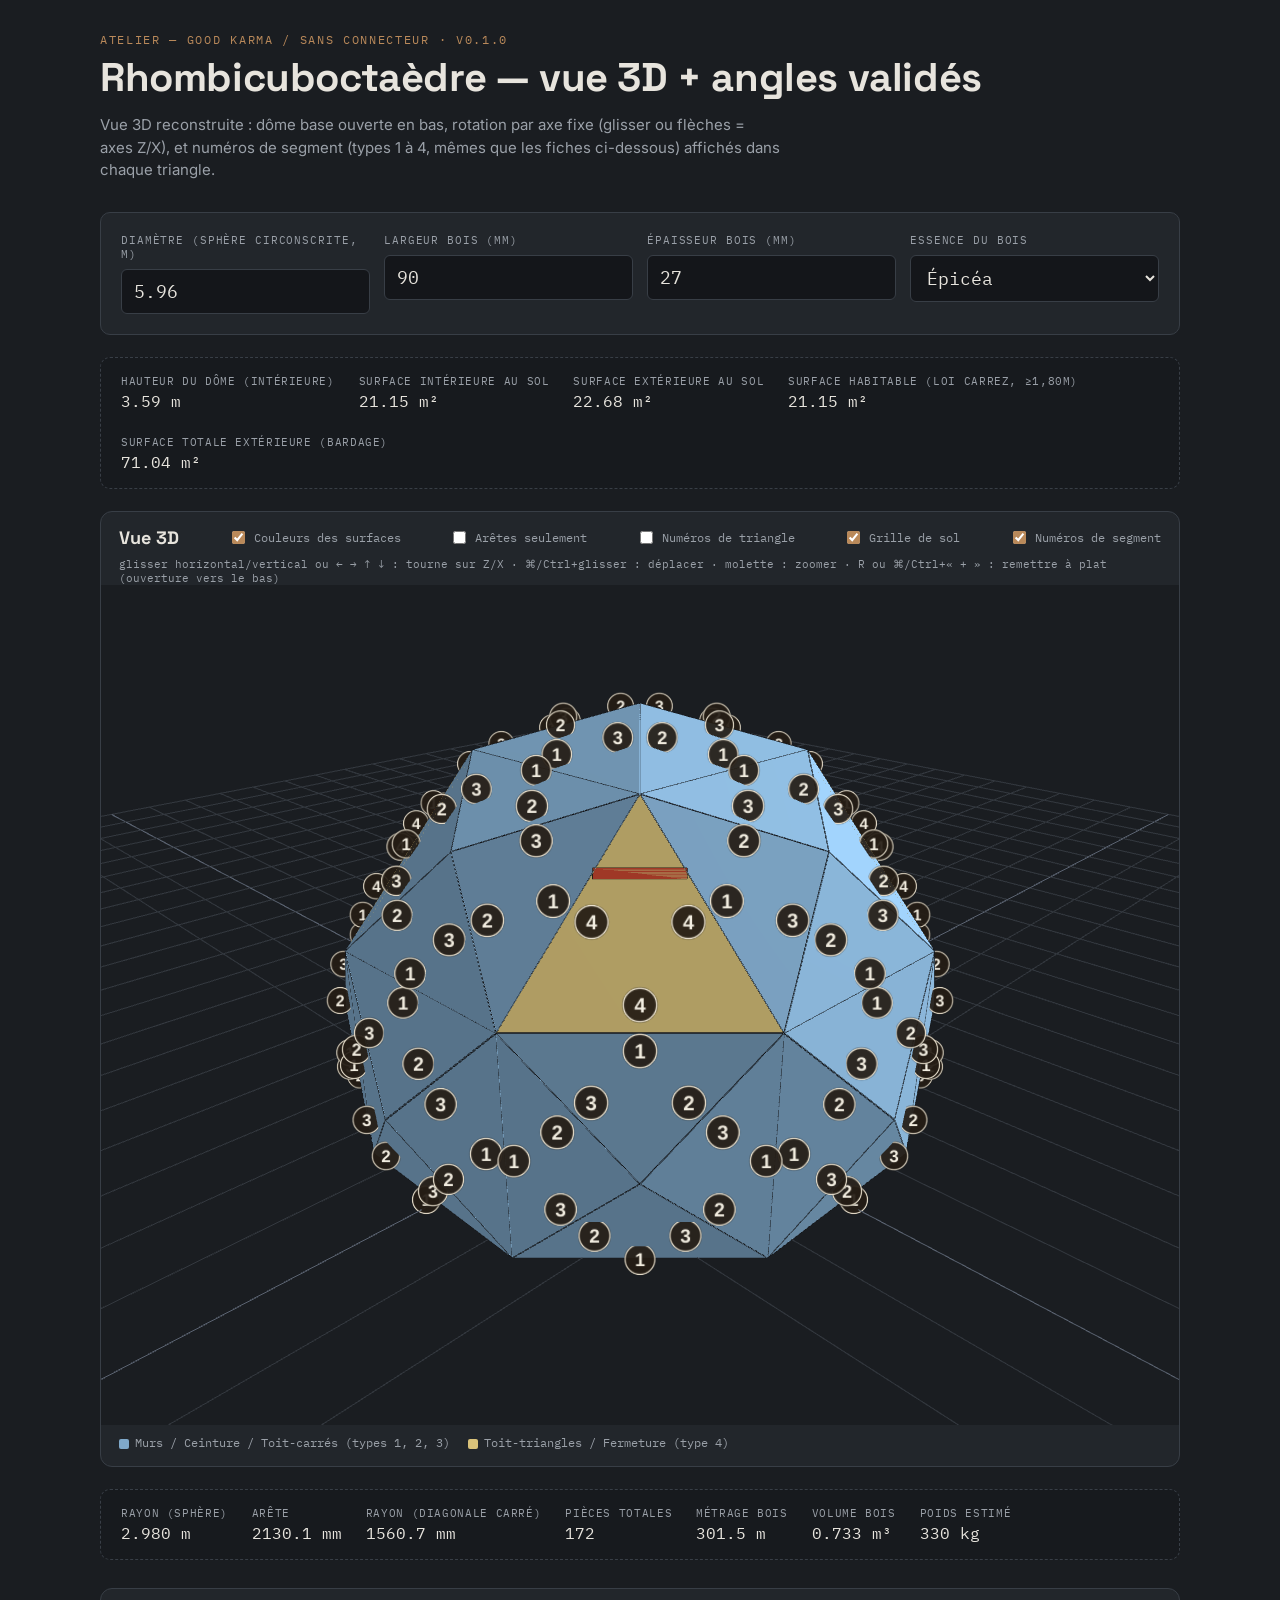
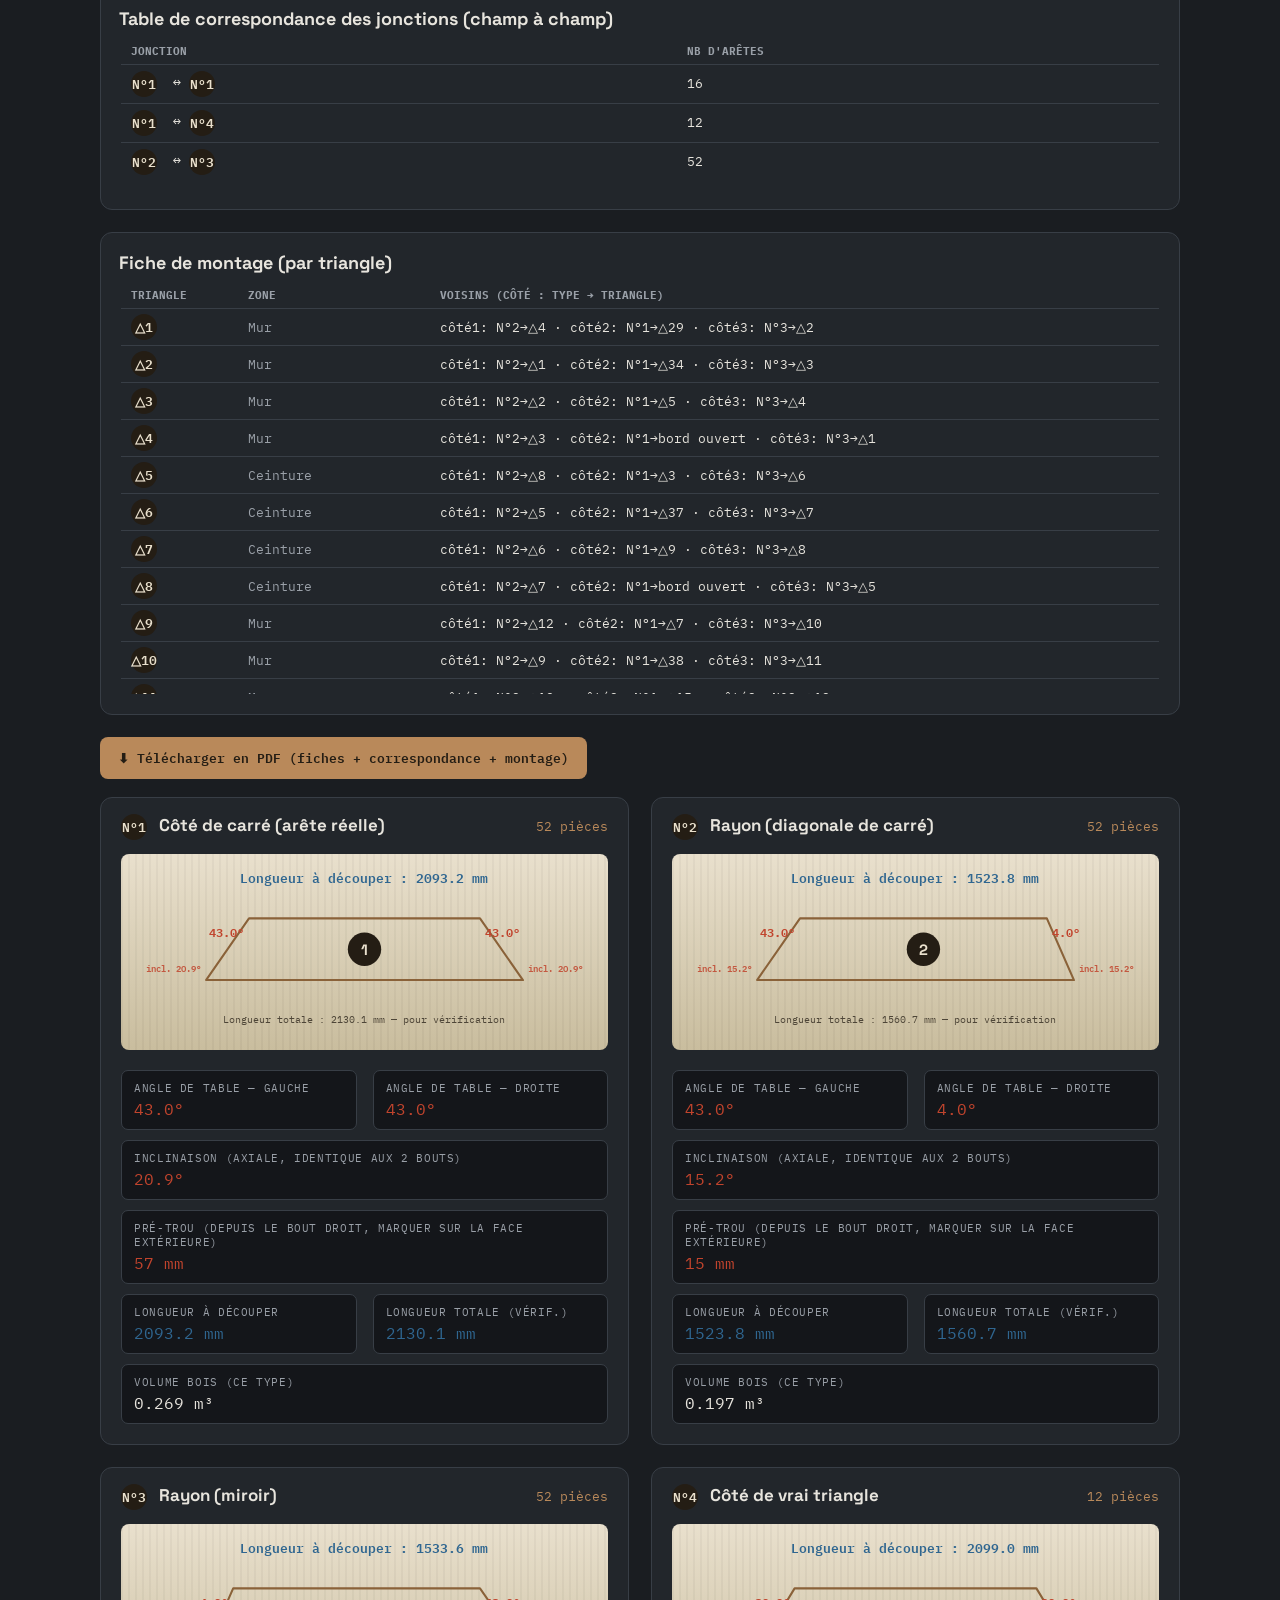
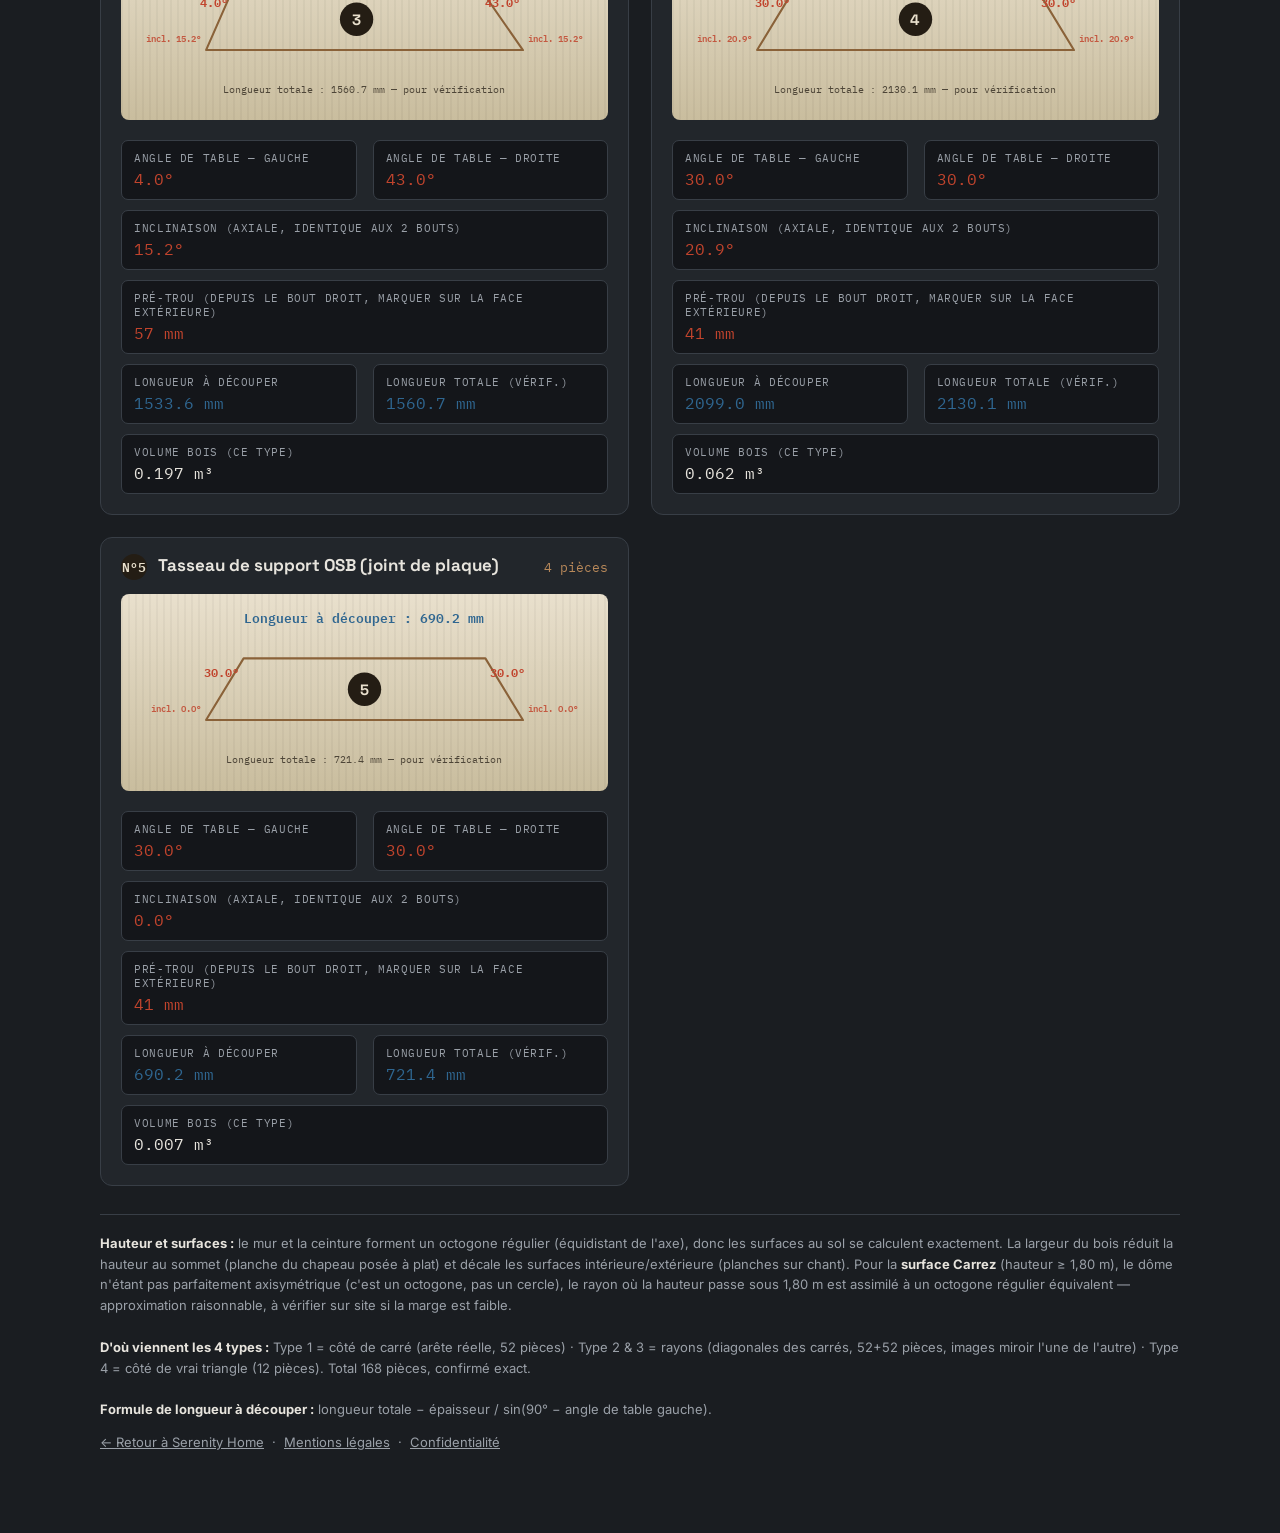
<file: rhombicuboctaedre-atelier.html>
<!DOCTYPE html>
<html lang="fr">
<head>
<meta charset="UTF-8">
<meta name="viewport" content="width=device-width, initial-scale=1">
<title>Atelier Rhombicuboctaèdre — Serenity Home</title>
<meta name="description" content="Calculateur gratuit d'angles et de découpe pour la construction d'un dôme rhombicuboctaèdre en ossature bois : vue 3D, fiches de montage par triangle, export PDF.">
<link rel="canonical" href="https://wilfridberge.eu/rhombicuboctaedre-atelier.html">
<link rel="preconnect" href="https://fonts.googleapis.com">
<link href="https://fonts.googleapis.com/css2?family=Space+Grotesk:wght@400;500;700&family=IBM+Plex+Mono:wght@400;500;600&family=Inter:wght@400;500;600&display=swap" rel="stylesheet">
<script src="js/three.min.js"></script>
<style>
  :root{
    --bg:#1a1d21; --bg-panel:#22262b; --line:#383e46;
    --paper:#e9e0cd; --paper-shadow:#c9bd9e;
    --wood:#b9895a; --wood-dark:#8a6239; --ink:#241d14;
    --red:#c1442d; --blue:#2f6690;
    --text:#e7e4dd; --text-dim:#9aa0a8;
    --mono:'IBM Plex Mono', monospace; --display:'Space Grotesk', sans-serif; --body:'Inter', sans-serif;
  }
  *{box-sizing:border-box;}
  body{margin:0; background:var(--bg); color:var(--text); font-family:var(--body); padding:32px 20px 80px;}
  .wrap{max-width:1080px; margin:0 auto;}
  header{margin-bottom:30px;}
  .eyebrow{font-family:var(--mono); font-size:12px; letter-spacing:.14em; color:var(--wood); text-transform:uppercase; margin-bottom:10px;}
  h1{font-family:var(--display); font-weight:700; font-size:clamp(26px,4vw,40px); margin:0 0 8px; line-height:1.05; letter-spacing:-.01em;}
  .sub{color:var(--text-dim); font-size:15px; max-width:680px; line-height:1.5;}
  .okbox{background:#16241d; border:1px solid #2f6b47; color:#a9d9bd; font-size:13px; padding:12px 16px; border-radius:8px; margin-top:10px; line-height:1.5;}

  .inputs{display:grid; grid-template-columns:repeat(auto-fit,minmax(190px,1fr)); gap:14px; background:var(--bg-panel); border:1px solid var(--line); border-radius:10px; padding:20px; margin-bottom:22px;}
  .field label{display:block; font-family:var(--mono); font-size:11px; letter-spacing:.08em; text-transform:uppercase; color:var(--text-dim); margin-bottom:8px;}
  .field input{width:100%; background:#14161a; border:1px solid var(--line); color:var(--text); font-family:var(--mono); font-size:18px; padding:10px 12px; border-radius:6px;}
  .field input:focus{outline:2px solid var(--wood); outline-offset:1px;}

  .viewer-wrap{background:var(--bg-panel); border:1px solid var(--line); border-radius:12px; margin-bottom:22px; overflow:hidden;}
  .viewer-head{display:flex; justify-content:space-between; align-items:center; padding:14px 18px 0; flex-wrap:wrap; gap:8px 16px;}
  .viewer-head h2{font-family:var(--display); font-size:18px; margin:0;}
  .viewer-hint{font-family:var(--mono); font-size:11px; color:var(--text-dim);}
  #viewer{width:100%; height:840px; cursor:grab; touch-action:none;}
  #viewer:active{cursor:grabbing;}
  .legend{display:flex; gap:18px; flex-wrap:wrap; padding:10px 18px 16px; font-family:var(--mono); font-size:11.5px; color:var(--text-dim);}
  .legend span.dot{display:inline-block; width:10px; height:10px; border-radius:2px; margin-right:6px; vertical-align:middle;}

  .summary{display:flex; flex-wrap:wrap; gap:24px; padding:16px 20px; margin-bottom:28px; background:#171a1e; border-radius:10px; border:1px dashed var(--line); font-family:var(--mono); font-size:13px;}
  .summary div span.k{color:var(--text-dim); display:block; font-size:10.5px; letter-spacing:.06em; text-transform:uppercase; margin-bottom:3px;}
  .summary div span.v{color:var(--text); font-size:16px;}

  .fiches{display:grid; grid-template-columns:repeat(auto-fit,minmax(430px,1fr)); gap:22px;}
  .fiche{background:var(--bg-panel); border:1px solid var(--line); border-radius:12px; overflow:hidden;}
  .fiche-head{display:flex; justify-content:space-between; align-items:baseline; padding:16px 20px 0;}
  .fiche-head h2{font-family:var(--display); font-size:17px; margin:0; font-weight:700;}
  .fiche-head .count{font-family:var(--mono); font-size:13px; color:var(--wood);}
  .type-num{display:inline-flex; align-items:center; justify-content:center; width:26px; height:26px; border-radius:50%; background:var(--ink); color:var(--paper); font-family:var(--mono); font-size:13px; font-weight:600; margin-right:8px; vertical-align:middle;}
  .diagram{margin:14px 20px; padding:16px 10px 22px; background:repeating-linear-gradient(90deg, rgba(0,0,0,0.035) 0 2px, transparent 2px 7px), linear-gradient(180deg, var(--paper), var(--paper-shadow)); border-radius:8px;}
  .diagram svg{width:100%; height:auto; display:block;}
  .angle-red{fill:var(--red); font-family:var(--mono); font-weight:600;}
  .len-blue{fill:var(--blue); font-family:var(--mono); font-weight:600;}
  .note-ink{fill:var(--ink); font-family:var(--mono);}
  .specs{padding:6px 20px 20px; display:grid; grid-template-columns:1fr 1fr; gap:10px 16px;}
  .spec{background:#14161a; border:1px solid var(--line); border-radius:7px; padding:10px 12px;}
  .spec .k{font-family:var(--mono); font-size:10.5px; text-transform:uppercase; letter-spacing:.06em; color:var(--text-dim); margin-bottom:4px;}
  .spec .v{font-family:var(--mono); font-size:16px;}
  .spec .v.accent-red{color:var(--red);}
  .spec .v.accent-blue{color:var(--blue);}
  .spec.full{grid-column:1/-1;}

  footer.note{margin-top:28px; font-size:13px; color:var(--text-dim); line-height:1.6; border-top:1px solid var(--line); padding-top:18px;}
  footer.note strong{color:var(--text);}

  #osbNote:empty{display:none;}
  #osbNote{background:#171a1e; border:1px dashed var(--line); border-radius:10px; padding:12px 20px; margin-bottom:22px; font-family:var(--mono); font-size:13px; color:var(--wood);}

  .print-btn{display:inline-flex; align-items:center; gap:8px; background:var(--wood); color:var(--ink); font-family:var(--mono); font-size:13px; font-weight:600; border:none; border-radius:8px; padding:10px 18px; cursor:pointer; margin-bottom:18px;}
  .print-btn:hover{background:#c99a68;}

  @media print{
    :root{
      --bg:#ffffff; --bg-panel:#ffffff; --line:#ccc;
      --paper:#f2ede0; --paper-shadow:#e3d9c2; --ink:#241d14;
      --text:#111111; --text-dim:#444444; --wood:#8a6239;
    }
    body{padding:0; background:#fff;}
    .no-print{display:none !important;}
    .wrap{display:flex; flex-direction:column; max-width:100%;}
    .fiches{order:2; display:block; column-count:1; page-break-before:always;}
    .fiche{page-break-inside:avoid; margin-bottom:16px; border:1px solid #ccc;}
    #correspondance-wrap{order:3; page-break-before:always;}
    #montage-wrap{order:4; page-break-before:always;}
    footer.note{order:5;}
    #osbNote{order:6;}
    #printParams{display:flex !important; order:1; margin-bottom:16px;}
    #montage{max-height:none !important; overflow:visible !important;}
    #montage-wrap, #correspondance-wrap{overflow:visible !important; height:auto !important;}
    table{page-break-inside:auto;}
    tr{page-break-inside:avoid;}
    a{color:inherit; text-decoration:none;}
  }
</style>
</head>
<body>
<div class="wrap">

  <header>
    <div class="eyebrow">Atelier — Good Karma / sans connecteur · V0.1.0</div>
    <h1>Rhombicuboctaèdre — vue 3D + angles validés</h1>
    <p class="sub no-print">Vue 3D reconstruite : dôme base ouverte en bas, rotation par axe fixe (glisser ou flèches = axes Z/X), et numéros de segment (types 1 à 4, mêmes que les fiches ci-dessous) affichés dans chaque triangle.</p>
  </header>

  <div class="inputs no-print">
    <div class="field"><label for="diametre">Diamètre (sphère circonscrite, m)</label><input type="number" id="diametre" value="5.96" step="0.01" min="0.1"></div>
    <div class="field"><label for="largeur">Largeur bois (mm)</label><input type="number" id="largeur" value="90" step="1" min="10"></div>
    <div class="field"><label for="epaisseur">Épaisseur bois (mm)</label><input type="number" id="epaisseur" value="27" step="1" min="5"></div>
    <div class="field"><label for="essence">Essence du bois</label>
      <select id="essence" style="width:100%; background:#14161a; border:1px solid var(--line); color:var(--text); font-family:var(--mono); font-size:18px; padding:10px 12px; border-radius:6px;">
        <option value="540">Douglas</option>
        <option value="450" selected>Épicéa</option>
        <option value="710">Chêne</option>
        <option value="680">Hêtre</option>
        <option value="620">Châtaignier</option>
      </select>
    </div>
  </div>

  <div class="summary" id="printParams" style="display:none;"></div>

  <div class="summary no-print" id="dimSummary" style="margin-bottom:22px;"></div>

  <div class="viewer-wrap no-print">
    <div class="viewer-head">
      <h2>Vue 3D</h2>
      <label style="display:flex; align-items:center; gap:6px; font-family:var(--mono); font-size:12px; color:var(--text-dim); cursor:pointer;">
        <input type="checkbox" id="toggleColors" checked style="accent-color:#b9895a;"> Couleurs des surfaces
      </label>
      <label style="display:flex; align-items:center; gap:6px; font-family:var(--mono); font-size:12px; color:var(--text-dim); cursor:pointer;">
        <input type="checkbox" id="toggleWireframe" style="accent-color:#b9895a;"> Arêtes seulement
      </label>
      <label style="display:flex; align-items:center; gap:6px; font-family:var(--mono); font-size:12px; color:var(--text-dim); cursor:pointer;">
        <input type="checkbox" id="toggleTriNum" style="accent-color:#b9895a;"> Numéros de triangle
      </label>
      <label style="display:flex; align-items:center; gap:6px; font-family:var(--mono); font-size:12px; color:var(--text-dim); cursor:pointer;">
        <input type="checkbox" id="toggleGrid" checked style="accent-color:#b9895a;"> Grille de sol
      </label>
      <label style="display:flex; align-items:center; gap:6px; font-family:var(--mono); font-size:12px; color:var(--text-dim); cursor:pointer;">
        <input type="checkbox" id="toggleTypeNum" checked style="accent-color:#b9895a;"> Numéros de segment
      </label>
      <span class="viewer-hint">glisser horizontal/vertical ou ← → ↑ ↓ : tourne sur Z/X · ⌘/Ctrl+glisser : déplacer · molette : zoomer · R ou ⌘/Ctrl+« + » : remettre à plat (ouverture vers le bas)</span>
    </div>
    <div id="viewer"></div>
    <div class="legend">
      <div><span class="dot" style="background:#7fa8c9"></span>Murs / Ceinture / Toit-carrés (types 1, 2, 3)</div>
      <div><span class="dot" style="background:#d9c27a"></span>Toit-triangles / Fermeture (type 4)</div>
    </div>
  </div>

  <div class="summary" id="summary"></div>

  <div class="viewer-wrap" id="correspondance-wrap" style="padding:4px 0 20px;">
    <div class="viewer-head"><h2>Table de correspondance des jonctions (champ à champ)</h2></div>
    <div id="correspondance" style="padding:8px 20px; font-family:var(--mono); font-size:13px;"></div>
  </div>

  <div class="viewer-wrap" id="montage-wrap" style="padding:4px 0 20px;">
    <div class="viewer-head"><h2>Fiche de montage (par triangle)</h2></div>
    <div id="montage" style="padding:8px 20px; font-family:var(--mono); font-size:12.5px; max-height:420px; overflow:auto;"></div>
  </div>

  <button class="print-btn no-print" onclick="window.print()">
    <i style="font-style:normal;">⬇</i> Télécharger en PDF (fiches + correspondance + montage)
  </button>
  <div class="fiches" id="fiches"></div>

  <div id="osbNote"></div>

  <footer class="note">
    <strong>Hauteur et surfaces :</strong> le mur et la ceinture forment un octogone régulier (équidistant de l'axe), donc les surfaces au sol se calculent exactement. La largeur du bois réduit la hauteur au sommet (planche du chapeau posée à plat) et décale les surfaces intérieure/extérieure (planches sur chant). Pour la <strong>surface Carrez</strong> (hauteur ≥ 1,80 m), le dôme n'étant pas parfaitement axisymétrique (c'est un octogone, pas un cercle), le rayon où la hauteur passe sous 1,80 m est assimilé à un octogone régulier équivalent — approximation raisonnable, à vérifier sur site si la marge est faible.<br><br>    <strong>D'où viennent les 4 types :</strong> Type 1 = côté de carré (arête réelle, 52 pièces) · Type 2 &amp; 3 = rayons (diagonales des carrés, 52+52 pièces, images miroir l'une de l'autre) · Type 4 = côté de vrai triangle (12 pièces). Total 168 pièces, confirmé exact.<br><br>
    <strong>Formule de longueur à découper :</strong> longueur totale − épaisseur / sin(90° − angle de table gauche).
  </footer>

  <footer class="note no-print" style="margin-top:12px; border-top:none; padding-top:0;">
    <a href="index.html" style="color:var(--text-dim);">← Retour à Serenity Home</a>
    &nbsp;·&nbsp;
    <a href="mentions-legales.html" style="color:var(--text-dim);">Mentions légales</a>
    &nbsp;·&nbsp;
    <a href="confidentialite.html" style="color:var(--text-dim);">Confidentialité</a>
  </footer>

</div>

<script>
const $ = id => document.getElementById(id);

// ------------------------------------------------------------------
// Vecteurs
// ------------------------------------------------------------------
function vAdd(a,b){return [a[0]+b[0],a[1]+b[1],a[2]+b[2]];}
function vSub(a,b){return [a[0]-b[0],a[1]-b[1],a[2]-b[2]];}
function vScale(a,s){return [a[0]*s,a[1]*s,a[2]*s];}
function vCross(a,b){return [a[1]*b[2]-a[2]*b[1], a[2]*b[0]-a[0]*b[2], a[0]*b[1]-a[1]*b[0]];}
function vDot(a,b){return a[0]*b[0]+a[1]*b[1]+a[2]*b[2];}
function vLen(a){return Math.hypot(a[0],a[1],a[2]);}
function vNorm(a){const l=vLen(a)||1; return [a[0]/l,a[1]/l,a[2]/l];}

// ------------------------------------------------------------------
// Génération du solide de base (24 sommets, 26 faces, zones)
// ------------------------------------------------------------------
function buildGeometry(edgeLen){
  const k = 1 + Math.sqrt(2);
  const s = edgeLen/2;
  const signsList = [];
  for(const sx of [1,-1]) for(const sy of [1,-1]) for(const sz of [1,-1]) signsList.push([sx,sy,sz]);
  const signIndex = m => signsList.findIndex(sg => sg[0]===m[0] && sg[1]===m[1] && sg[2]===m[2]);
  const vidx = (P, sg) => P*8 + signIndex(sg);
  const verts = new Array(24);
  for(let P=0; P<3; P++){
    for(const sg of signsList){
      const coord = [1,1,1]; coord[P] = k;
      verts[vidx(P,sg)] = coord.map((c0,i)=> c0*sg[i]*s);
    }
  }
  const faces = [];
  for(let P=0; P<3; P++){
    for(const sP of [1,-1]){
      const vs = signsList.filter(sg=>sg[P]===sP).map(sg=>vidx(P,sg));
      let zone;
      if(P===2 && sP===1) zone='top_cap';
      else if(P===2 && sP===-1) zone='bottom_main';
      else zone='wall';
      faces.push({verts:vs, type:'carre', zone});
    }
  }
  const axisPairs = [[0,1],[0,2],[1,2]];
  for(const [A,B] of axisPairs){
    const C = 3-A-B;
    for(const sA of [1,-1]){
      for(const sB of [1,-1]){
        const vs = [];
        for(const P of [A,B]){
          for(const sC of [1,-1]){
            const sg=[0,0,0]; sg[A]=sA; sg[B]=sB; sg[C]=sC;
            vs.push(vidx(P,sg));
          }
        }
        let zone;
        if(A===0 && B===1) zone='belt_corner';
        else { const sZ = (B===2)? sB : sA; zone = (sZ===1) ? 'top_bridge' : 'bottom_bridge'; }
        faces.push({verts:vs, type:'carre', zone});
      }
    }
  }
  for(const sg of signsList){
    const vs = [0,1,2].map(P=>vidx(P,sg));
    const zone = (sg[2]===1) ? 'top_tri' : 'bottom_tri';
    faces.push({verts:vs, type:'triangle', zone});
  }
  return {verts, faces};
}

const ZONES_KEPT = ['wall','belt_corner','top_bridge','top_tri','top_cap'];
// Couleur par FORME de triangle (2 formes distinctes existent : sous-triangle de carré, vrai triangle)
const KIND_COLOR = { sous_triangle:0x7fa8c9, triangle_reel:0xd9c27a };

function orderFaceVerts(vs, verts){
  const pts = vs.map(i=>verts[i]);
  const centroid = pts.reduce((a,p)=>vAdd(a,vScale(p,1/pts.length)), [0,0,0]);
  const v1=vSub(pts[0],pts[1]), v2=vSub(pts[2],pts[1]);
  let n=vNorm(vCross(v1,v2));
  let e1=vNorm(vSub(pts[0],centroid));
  const e2=vCross(n,e1);
  const idxAngle = vs.map((idx,ii)=>{
    const rel=vSub(pts[ii],centroid);
    return {idx, ang:Math.atan2(vDot(rel,e2),vDot(rel,e1))};
  });
  idxAngle.sort((a,b)=>a.ang-b.ang);
  return idxAngle.map(o=>o.idx);
}

// ------------------------------------------------------------------
// Maillage triangulaire : cellules (apex de carré projeté sur la sphère)
// ------------------------------------------------------------------
function buildMesh(edgeLen){
  const geo = buildGeometry(edgeLen);
  const R = vLen(geo.verts[0]);
  const pointOf = {};
  geo.verts.forEach((p,i)=> pointOf[i]=p);
  const cells = [];
  let synthCounter = 1000;
  function addCell(ids, pts, zone, kind){
    const n0 = vNorm(vCross(vSub(pts[1],pts[0]), vSub(pts[2],pts[0])));
    const centroid = vScale(pts.reduce((a,p)=>vAdd(a,p),[0,0,0]), 1/3);
    const n = (vDot(n0,centroid) < 0) ? vScale(n0,-1) : n0;
    cells.push({ids, pts, normal:n, zone, kind});
  }
  geo.faces.filter(f=>ZONES_KEPT.includes(f.zone)).forEach(f=>{
    const ordered = orderFaceVerts(f.verts, geo.verts);
    const pts = ordered.map(i=>pointOf[i]);
    if(f.type==='triangle'){
      addCell(ordered.slice(), pts, f.zone, 'triangle_reel');
    } else {
      const flatC = vScale(pts.reduce((a,p)=>vAdd(a,p),[0,0,0]), 1/pts.length);
      const projC = vScale(vNorm(flatC), R);
      const cid = synthCounter++;
      pointOf[cid] = projC;
      const n = pts.length;
      for(let i=0;i<n;i++){
        addCell([cid, ordered[i], ordered[(i+1)%n]], [projC, pts[i], pts[(i+1)%n]], f.zone, 'sous_triangle');
      }
    }
  });
  return {pointOf, cells, R};
}

// numéro de type pour un côté de cellule (i -> i+1 dans cell.ids)
function typeForSide(cell, sideIdx){
  if(cell.kind==='triangle_reel') return 4;
  if(sideIdx===1) return 1;
  return (sideIdx===0) ? 2 : 3;
}

// arêtes partagées : clé "a_b" (triée) -> liste de {ci, sideIdx}
function buildPlanks(mesh){
  const planks = {};
  mesh.cells.forEach((c,ci)=>{
    for(let i=0;i<3;i++){
      const p=c.ids[i], q=c.ids[(i+1)%3];
      const a=Math.min(p,q), b=Math.max(p,q);
      const key = a+'_'+b;
      (planks[key] = planks[key] || []).push({ci, sideIdx:i});
    }
  });
  return planks;
}

// ------------------------------------------------------------------
// Three.js viewer — rotation par axe fixe + numéros
// ------------------------------------------------------------------
let scene, camera, renderer, group, cellsGroup, gridHelper, target, lastMesh=null;
const DEFAULT_CAM_POS = [7,-7,5];

function initViewer(){
  const el = $('viewer');
  scene = new THREE.Scene();
  scene.background = new THREE.Color(0x1a1d21);
  camera = new THREE.PerspectiveCamera(45, el.clientWidth/el.clientHeight, 0.1, 100);
  camera.up.set(0,0,1); // Z = le haut (sol -> ciel), pas Y (défaut Three.js)
  target = new THREE.Vector3(0,0,0);
  camera.position.set(...DEFAULT_CAM_POS);
  camera.lookAt(target);
  renderer = new THREE.WebGLRenderer({antialias:true});
  renderer.setSize(el.clientWidth, el.clientHeight);
  el.appendChild(renderer.domElement);

  scene.add(new THREE.AmbientLight(0xffffff, 0.7));
  const dl = new THREE.DirectionalLight(0xffffff, 0.6); dl.position.set(5,8,7); scene.add(dl);

  // Grille de sol : solidaire du dôme (tourne avec lui), enfant de "group".
  gridHelper = new THREE.GridHelper(20, 20, 0x5a6270, 0x33383f);
  gridHelper.rotation.x = Math.PI/2;

  group = new THREE.Group();       // tout ce qui tourne ensemble
  scene.add(group);
  group.add(gridHelper);
  cellsGroup = new THREE.Group();  // reconstruit à chaque calc()
  group.add(cellsGroup);

  let dragging=false, panning=false, lastX=0, lastY=0;
  function recenter(){
    group.quaternion.identity();
    target.set(0,0,0);
    camera.position.set(...DEFAULT_CAM_POS);
    camera.up.set(0,0,1);
    camera.lookAt(target);
  }
  function tiltDome(angle){
    const right = new THREE.Vector3(); camera.getWorldDirection(right); right.cross(camera.up).normalize();
    group.rotateOnWorldAxis(right, angle);
  }

  el.addEventListener('pointerdown', e=>{ if(e.metaKey||e.ctrlKey) panning=true; else dragging=true; lastX=e.clientX; lastY=e.clientY; });
  window.addEventListener('pointerup', ()=>{dragging=false; panning=false;});
  window.addEventListener('pointermove', e=>{
    const dx=e.clientX-lastX, dy=e.clientY-lastY;
    if(panning){
      const dist = camera.position.distanceTo(target);
      const panScale = dist*0.0016;
      const right = new THREE.Vector3(); camera.getWorldDirection(right); right.cross(camera.up).normalize();
      const up = camera.up.clone().applyQuaternion(camera.quaternion).normalize();
      const move = right.multiplyScalar(-dx*panScale).add(up.multiplyScalar(dy*panScale));
      camera.position.add(move); target.add(move); camera.lookAt(target);
      lastX=e.clientX; lastY=e.clientY;
    } else if(dragging){
      // Un seul mouvement à la fois (le dominant), pour éviter qu'un geste horizontal
      // légèrement imprécis ne fasse aussi pencher le dôme (fuite d'axe).
      if(Math.abs(dx) >= Math.abs(dy)){
        // Horizontal : le DÔME tourne sur lui-même autour de Z, la caméra ("le drone") ne bouge pas
        group.rotateOnAxis(new THREE.Vector3(0,0,1), dx*0.008);
      } else {
        tiltDome(dy*0.008); // Vertical : le DÔME s'incline sur l'axe "droite" actuel de la caméra
      }
      lastX=e.clientX; lastY=e.clientY;
    }
  });
  el.addEventListener('wheel', e=>{
    e.preventDefault();
    const dir = camera.position.clone().sub(target);
    dir.multiplyScalar(1 + e.deltaY*0.001);
    camera.position.copy(target).add(dir);
  }, {passive:false});
  window.addEventListener('keydown', e=>{
    const tag = (e.target && e.target.tagName) || '';
    if(tag==='INPUT' || tag==='TEXTAREA') return; // ne pas voler les flèches aux champs de saisie

    if((e.metaKey || e.ctrlKey) && (e.key==='+' || e.key==='=')){
      e.preventDefault(); recenter(); return;
    }
    const STEP = 0.12; // ~7° par appui
    switch(e.key){
      case 'ArrowLeft':  e.preventDefault(); group.rotateOnAxis(new THREE.Vector3(0,0,1),  STEP*1.2); break;
      case 'ArrowRight': e.preventDefault(); group.rotateOnAxis(new THREE.Vector3(0,0,1), -STEP*1.2); break;
      case 'ArrowUp':    e.preventDefault(); tiltDome(STEP); break;
      case 'ArrowDown':  e.preventDefault(); tiltDome(-STEP); break;
      case 'r': case 'R': e.preventDefault(); recenter(); break;
    }
  });
  window.addEventListener('resize', ()=>{
    camera.aspect = el.clientWidth/el.clientHeight;
    camera.updateProjectionMatrix();
    renderer.setSize(el.clientWidth, el.clientHeight);
  });
  animate();
}
function animate(){ requestAnimationFrame(animate); renderer.render(scene, camera); }

const WOOD_NEUTRAL = 0xc9a877;

function makeNumberSprite(number, isTriangleId){
  const canvas = document.createElement('canvas');
  canvas.width = 128; canvas.height = 128;
  const ctx = canvas.getContext('2d');
  ctx.beginPath(); ctx.arc(64,64,54,0,2*Math.PI);
  ctx.fillStyle = isTriangleId ? 'rgba(47,102,144,0.94)' : 'rgba(36,29,20,0.92)';
  ctx.fill();
  ctx.lineWidth = 5; ctx.strokeStyle = '#e9e0cd'; ctx.stroke();
  ctx.fillStyle = '#f2ede0';
  ctx.font = 'bold 66px "Space Grotesk", sans-serif';
  ctx.textAlign = 'center'; ctx.textBaseline = 'middle';
  ctx.fillText(String(number), 64, 70);
  const tex = new THREE.CanvasTexture(canvas);
  const mat = new THREE.SpriteMaterial({map:tex, depthTest:true, depthWrite:false, transparent:true});
  const sprite = new THREE.Sprite(mat);
  sprite.scale.set(isTriangleId ? 0.21 : 0.315, isTriangleId ? 0.21 : 0.315, 1);
  return sprite;
}

function updateViewer(mesh){
  lastMesh = mesh;
  while(cellsGroup.children.length) cellsGroup.remove(cellsGroup.children[0]);
  const allPts = Object.values(mesh.pointOf);
  const maxR = allPts.reduce((m,v)=>Math.max(m, vLen(v)), 0) || 1;
  const scale = 3.2/maxR;
  const tMM = parseFloat($('epaisseur').value) || 27;
  const tM = tMM/1000;
  const showColors = $('toggleColors') ? $('toggleColors').checked : true;
  const wireframeOnly = $('toggleWireframe') ? $('toggleWireframe').checked : false;
  const showTriNum = $('toggleTriNum') ? $('toggleTriNum').checked : false;
  const showTypeNum = $('toggleTypeNum') ? $('toggleTypeNum').checked : true;
  const triNumbering = computeTriangleNumbering(mesh);

  // Grille de sol : positionnée au niveau du bas des murs (point le plus bas parmi les
  // cellules RÉELLEMENT gardées — pas tous les sommets du solide théorique, dont certains
  // appartiennent aux faces retirées comme le dessous).
  let minZ = Infinity;
  mesh.cells.forEach(c => c.pts.forEach(p => { if(p[2] < minZ) minZ = p[2]; }));
  if(gridHelper){
    const maxRHoriz = allPts.reduce((m,v)=>Math.max(m, Math.hypot(v[0],v[1])), 0) || 1;
    const gridSize = maxRHoriz*scale*10; // beaucoup plus grand que le dôme, comme un sol de logiciel 3D
    const newGrid = new THREE.GridHelper(gridSize, 40, 0x5a6270, 0x33383f);
    newGrid.rotation.x = Math.PI/2;
    newGrid.position.set(0, 0, minZ*scale);
    newGrid.visible = $('toggleGrid') ? $('toggleGrid').checked : true;
    group.remove(gridHelper);
    gridHelper = newGrid;
    group.add(gridHelper);
  }

  mesh.cells.forEach((c,ci)=>{
    const half = vScale(c.normal, tM/2);
    const top = c.pts.map(p=>vAdd(p,half));
    const bot = c.pts.map(p=>vSub(p,half));

    if(!wireframeOnly){
      const positions = [];
      const pushTri=(a,b,cc)=>positions.push(...a,...b,...cc);
      pushTri(vScale(top[0],scale), vScale(top[1],scale), vScale(top[2],scale));
      pushTri(vScale(bot[0],scale), vScale(bot[2],scale), vScale(bot[1],scale));
      for(let i=0;i<3;i++){
        const j=(i+1)%3;
        pushTri(vScale(top[i],scale), vScale(bot[i],scale), vScale(bot[j],scale));
        pushTri(vScale(top[i],scale), vScale(bot[j],scale), vScale(top[j],scale));
      }
      const g = new THREE.BufferGeometry();
      g.setAttribute('position', new THREE.Float32BufferAttribute(positions,3));
      g.computeVertexNormals();
      const color = showColors ? KIND_COLOR[c.kind] : WOOD_NEUTRAL;
      const mat = new THREE.MeshStandardMaterial({color, side:THREE.DoubleSide, roughness:0.85, metalness:0.02});
      cellsGroup.add(new THREE.Mesh(g, mat));
    }

    const linePos = [];
    for(let i=0;i<3;i++){
      const j=(i+1)%3;
      linePos.push(...vScale(top[i],scale), ...vScale(top[j],scale));
      linePos.push(...vScale(bot[i],scale), ...vScale(bot[j],scale));
      linePos.push(...vScale(top[i],scale), ...vScale(bot[i],scale));
    }
    const lg = new THREE.BufferGeometry();
    lg.setAttribute('position', new THREE.Float32BufferAttribute(linePos,3));
    cellsGroup.add(new THREE.LineSegments(lg, new THREE.LineBasicMaterial({color: wireframeOnly ? 0xcfcabb : 0x14161a, linewidth:2})));

    // numéros de segment : un par côté, tiré vers le centre de CE triangle (évite le chevauchement)
    const centroid = vScale(top.reduce((a,p)=>vAdd(a,p),[0,0,0]), 1/3);
    const PULL = 0.32;
    const gap = maxR*0.045;
    for(let i=0;i<3;i++){
      if(!showTypeNum) continue;
      const j=(i+1)%3;
      const mid = vScale(vAdd(top[i],top[j]),0.5);
      const pulled = vAdd(mid, vScale(vSub(centroid,mid), PULL));
      const raised = vAdd(pulled, vScale(c.normal, gap*0.6));
      const label = makeNumberSprite(typeForSide(c, i));
      label.position.set(...vScale(raised, scale));
      cellsGroup.add(label);
    }

    // numéro de triangle (optionnel) : au centre, plus gros, couleur différente
    if(showTriNum){
      const triLabel = makeNumberSprite(triNumbering[ci], true);
      triLabel.position.set(...vScale(vAdd(centroid, vScale(c.normal, gap*0.9)), scale));
      cellsGroup.add(triLabel);
    }

    // Tasseau de support OSB (type 5) : uniquement sur les vrais triangles, trop hauts pour
    // qu'une seule plaque OSB (1220mm de large) les couvre — segment horizontal à la hauteur
    // de la jointure entre 2 plaques, dans le même plan que le triangle.
    if(c.kind==='triangle_reel'){
      let baseI = 0, baseAvgZ = Infinity;
      for(let i=0;i<3;i++){
        const j=(i+1)%3;
        const avgZ = (top[i][2]+top[j][2])/2;
        if(avgZ < baseAvgZ){ baseAvgZ = avgZ; baseI = i; }
      }
      const baseA = baseI, baseB = (baseI+1)%3, apex = (baseI+2)%3;
      const edgeLen = vLen(vSub(top[baseB], top[baseA]));
      const hauteurTri = edgeLen * Math.sin(Math.PI/3);
      const OSB_M = 1.220;
      if(hauteurTri > OSB_M){
      const tFrac = Math.min(0.9, OSB_M/hauteurTri);
      const pA = vAdd(top[baseA], vScale(vSub(top[apex],top[baseA]), tFrac));
      const pB = vAdd(top[baseB], vScale(vSub(top[apex],top[baseB]), tFrac));

      const dir = vNorm(vSub(pB,pA));
      const battenLen = vLen(vSub(pB,pA));
      const wM = (parseFloat($('largeur').value)||90)/1000;
      const battenHalfW = vScale(vCross(c.normal, dir), wM/2);
      const bTop = [vAdd(pA,battenHalfW), vAdd(pB,battenHalfW), vSub(pB,battenHalfW), vSub(pA,battenHalfW)];
      const battenPositions = [];
      const pushQuad=(p0,p1,p2,p3)=>{ battenPositions.push(...p0,...p1,...p2, ...p0,...p2,...p3); };
      pushQuad(vScale(bTop[0],scale), vScale(bTop[1],scale), vScale(bTop[2],scale), vScale(bTop[3],scale));
      const bg = new THREE.BufferGeometry();
      bg.setAttribute('position', new THREE.Float32BufferAttribute(battenPositions,3));
      bg.computeVertexNormals();
      const bmat = new THREE.MeshStandardMaterial({color:0xc1442d, side:THREE.DoubleSide, roughness:0.8});
      cellsGroup.add(new THREE.Mesh(bg, bmat));

      const blPos = [];
      for(let i=0;i<4;i++){ const j=(i+1)%4; blPos.push(...vScale(bTop[i],scale), ...vScale(bTop[j],scale)); }
      const blg = new THREE.BufferGeometry();
      blg.setAttribute('position', new THREE.Float32BufferAttribute(blPos,3));
      cellsGroup.add(new THREE.LineSegments(blg, new THREE.LineBasicMaterial({color:0x241d14})));
      }
    }
  });
}

// ------------------------------------------------------------------
// Numérotation des triangles par "tours" : ceinture (8 carrés) -> bande
// supérieure (4 carrés toit + 4 triangles toit) -> fermeture (1 carré),
// sens horaire vu du dessus, en conservant l'ordre interne de chaque carré.
// ------------------------------------------------------------------
function computeTriangleNumbering(mesh){
  const groups = {};
  mesh.cells.forEach((c,ci)=>{
    const key = (c.kind==='sous_triangle') ? ('sq_'+c.ids[0]) : ('tri_'+ci);
    (groups[key] = groups[key] || {cellIdxs:[], zone:c.zone}).cellIdxs.push(ci);
  });
  const groupList = Object.values(groups).map(g=>{
    const pts = g.cellIdxs.map(ci=>mesh.cells[ci].pts).flat();
    const centroid = pts.reduce((a,p)=>vAdd(a,p), [0,0,0]).map(v=>v/pts.length);
    const angle = Math.atan2(centroid[1], centroid[0]);
    return {...g, angle};
  });

  function sortClockwiseFrom(list, refAngle){
    return list.slice().sort((a,b)=>{
      const da = ((refAngle - a.angle) % (2*Math.PI) + 2*Math.PI) % (2*Math.PI);
      const db = ((refAngle - b.angle) % (2*Math.PI) + 2*Math.PI) % (2*Math.PI);
      return da - db;
    });
  }

  const ring1 = groupList.filter(g=> g.zone==='wall' || g.zone==='belt_corner');
  const ring2 = groupList.filter(g=> g.zone==='top_bridge' || g.zone==='top_tri');
  const ring3 = groupList.filter(g=> g.zone==='top_cap');

  const start1 = ring1[0];
  const ring1Sorted = sortClockwiseFrom(ring1, start1.angle);

  let start2 = ring2[0], bestDiff = Infinity;
  ring2.forEach(g=>{
    const diff = Math.abs(Math.atan2(Math.sin(g.angle-start1.angle), Math.cos(g.angle-start1.angle)));
    if(diff < bestDiff){ bestDiff = diff; start2 = g; }
  });
  const ring2Sorted = sortClockwiseFrom(ring2, start2.angle);

  const orderedGroups = [...ring1Sorted, ...ring2Sorted, ...ring3];

  const numberOf = {};
  let n = 1;
  orderedGroups.forEach(g=>{
    g.cellIdxs.forEach(ci=>{ numberOf[ci] = n++; });
  });
  return numberOf;
}

// ------------------------------------------------------------------
// Table de correspondance des jonctions (quel type touche quel type, champ à champ)
// ------------------------------------------------------------------
function buildCorrespondance(mesh){
  const planks = buildPlanks(mesh);
  const counts = {};
  Object.values(planks).forEach(entries=>{
    if(entries.length!==2) return; // arête de bord (pas de jonction)
    const [e1,e2] = entries;
    const t1 = typeForSide(mesh.cells[e1.ci], e1.sideIdx);
    const t2 = typeForSide(mesh.cells[e2.ci], e2.sideIdx);
    const key = [t1,t2].sort((a,b)=>a-b).join('-');
    counts[key] = (counts[key]||0)+1;
  });
  const rows = Object.entries(counts).sort((a,b)=> a[0].localeCompare(b[0]));
  let html = `<table style="width:100%; border-collapse:collapse;">
    <tr style="text-align:left; color:var(--text-dim); font-size:11px; text-transform:uppercase;">
      <th style="padding:6px 10px;">Jonction</th><th style="padding:6px 10px;">Nb d'arêtes</th>
    </tr>`;
  rows.forEach(([key,count])=>{
    const [a,b] = key.split('-');
    html += `<tr style="border-top:1px solid var(--line);">
      <td style="padding:6px 10px;"><span class="type-num">N°${a}</span> ↔ <span class="type-num">N°${b}</span></td>
      <td style="padding:6px 10px;">${count}</td>
    </tr>`;
  });
  $('correspondance').innerHTML = html;
}

// ------------------------------------------------------------------
// Fiche de montage : pour chaque triangle, ses 3 voisins (par numéro)
// ------------------------------------------------------------------
function buildMontage(mesh){
  const planks = buildPlanks(mesh);
  const triNumbering = computeTriangleNumbering(mesh);
  const neighborsOf = mesh.cells.map(()=>[null,null,null]);
  Object.values(planks).forEach(entries=>{
    if(entries.length!==2) return;
    const [e1,e2] = entries;
    neighborsOf[e1.ci][e1.sideIdx] = {ci:e2.ci, sideIdx:e2.sideIdx};
    neighborsOf[e2.ci][e2.sideIdx] = {ci:e1.ci, sideIdx:e1.sideIdx};
  });

  let html = `<table style="width:100%; border-collapse:collapse;">
    <tr style="text-align:left; color:var(--text-dim); font-size:11px; text-transform:uppercase;">
      <th style="padding:6px 10px;">Triangle</th><th style="padding:6px 10px;">Zone</th><th style="padding:6px 10px;">Voisins (côté : type → triangle)</th>
    </tr>`;
  // affichage trié par numéro de tour (1 -> 56), plus lisible pour le montage
  const order = mesh.cells.map((c,ci)=>ci).sort((a,b)=> triNumbering[a]-triNumbering[b]);
  order.forEach(ci=>{
    const c = mesh.cells[ci];
    const parts = [0,1,2].map(i=>{
      const ty = typeForSide(c,i);
      const nb = neighborsOf[ci][i];
      return nb ? `côté${i+1}: N°${ty}→△${triNumbering[nb.ci]}` : `côté${i+1}: N°${ty}→bord ouvert`;
    });
    html += `<tr style="border-top:1px solid var(--line);">
      <td style="padding:5px 10px;"><span class="type-num">△${triNumbering[ci]}</span></td>
      <td style="padding:5px 10px; color:var(--text-dim);">${ZONE_LABEL[c.zone]||c.zone}</td>
      <td style="padding:5px 10px;">${parts.join(' · ')}</td>
    </tr>`;
  });
  $('montage').innerHTML = html;
}

const ZONE_LABEL = { wall:'Mur', belt_corner:'Ceinture', top_bridge:'Toit-carré', top_tri:'Toit-triangle', top_cap:'Fermeture' };

// ------------------------------------------------------------------
// Diagramme SVG (trapèze asymétrique, avec inclinaison affichée)
// ------------------------------------------------------------------
function fmtAngle(x){ const r = Math.round(x*10)/10; return (r===0?0:r).toFixed(1); }

function trapezeSVG(longInt, longExt, largeurAffiche, angleGauche, angleDroite, axial, numero){
  const W=560,H=190, margeH=90, yTop=58,yBot=132;
  const a1 = Math.max(5,Math.min(80,angleGauche));
  const a2 = Math.max(5,Math.min(80,angleDroite));
  const diffPxL = 30 + a1*0.5, diffPxR = 30 + a2*0.5;
  const xTopL=margeH+diffPxL, xTopR=W-margeH-diffPxR, xBotL=margeH, xBotR=W-margeH;
  return `<svg viewBox="0 0 ${W} ${H}" xmlns="http://www.w3.org/2000/svg">
    <polygon points="${xTopL},${yTop} ${xTopR},${yTop} ${xBotR},${yBot} ${xBotL},${yBot}" fill="none" stroke="#8a6239" stroke-width="2.5" stroke-linejoin="round"/>
    <text x="${W/2}" y="16" text-anchor="middle" class="len-blue" font-size="15">Longueur à découper : ${longInt} mm</text>
    <text x="${W/2}" y="${H-6}" text-anchor="middle" class="note-ink" font-size="12" opacity="0.75">Longueur totale : ${longExt} mm — pour vérification</text>
    <circle cx="${(xTopL+xTopR)/2}" cy="${(yTop+yBot)/2}" r="20" fill="#241d14"/>
    <text x="${(xTopL+xTopR)/2}" y="${(yTop+yBot)/2}" text-anchor="middle" dominant-baseline="central" fill="#e9e0cd" font-family="'Space Grotesk',sans-serif" font-weight="700" font-size="18">${numero}</text>
    <text x="${xTopL-6}" y="${yTop+22}" text-anchor="end" class="angle-red" font-size="14">${fmtAngle(angleGauche)}°</text>
    <text x="${xBotL-6}" y="${yBot-10}" text-anchor="end" class="angle-red" font-size="11" opacity="0.85">incl. ${fmtAngle(axial)}°</text>
    <text x="${xTopR+6}" y="${yTop+22}" text-anchor="start" class="angle-red" font-size="14">${fmtAngle(angleDroite)}°</text>
    <text x="${xBotR+6}" y="${yBot-10}" text-anchor="start" class="angle-red" font-size="11" opacity="0.85">incl. ${fmtAngle(axial)}°</text>
  </svg>`;
}

// ------------------------------------------------------------------
// Les 4 types de pièces, avec les angles validés
// ------------------------------------------------------------------
const TYPES = [
  { num:1, nom:'Côté de carré (arête réelle)', longueurRef:'arete', angleGauche:43.0, angleDroite:43.0, axial:20.9, pieces:52 },
  { num:2, nom:'Rayon (diagonale de carré)',   longueurRef:'rayon', angleGauche:43.0, angleDroite:4.0,  axial:15.18, pieces:52 },
  { num:3, nom:'Rayon (miroir)',                longueurRef:'rayon', angleGauche:4.0,  angleDroite:43.0, axial:15.18, pieces:52 },
  { num:4, nom:'Côté de vrai triangle',          longueurRef:'arete', angleGauche:30.0, angleDroite:30.0, axial:20.9, pieces:12 },
  { num:5, nom:'Tasseau de support OSB (joint de plaque)', longueurRef:'tasseau', angleGauche:30.0, angleDroite:30.0, axial:0.0, pieces:4 },
];

// Largeur standard d'une plaque OSB, dans le sens utilisé pour couvrir un vrai triangle (mm)
const OSB_LARGEUR_MM = 1220;

// Pré-trou : formule vérifiée sur les 4 types
// = épaisseur/tan(90°-angle_droite) + épaisseur/sin(90°-angle_droite) - décalage
// décalage = 13 pour un angle droit très fermé (4°), 5 sinon
function preTrou(t, angleDroite){
  const offset = (Math.round(angleDroite)===4) ? 13 : 5;
  const rad = (90-angleDroite)*Math.PI/180;
  return Math.floor(t/Math.tan(rad) + t/Math.sin(rad) - offset);
}

// ------------------------------------------------------------------
// Calcul principal
// ------------------------------------------------------------------
function calc(){
  const D = parseFloat($('diametre').value);
  const w = parseFloat($('largeur').value);
  const t = parseFloat($('epaisseur').value);
  const densite = parseFloat($('essence').value) || 450;
  if(!D || !w || !t) return;

  const R = D/2;
  const areteM = R/1.398966;
  const areteMM = areteM*1000;
  const rayonMM = (0.52372*R)*1000;

  // --- Hauteur et surfaces (mur + ceinture forment un octogone régulier, équidistant de l'axe) ---
  const k = 1+Math.sqrt(2);
  const s = areteM/2; // demi-arête, en mètres
  const wM = w/1000;  // largeur bois, en mètres
  const tan225 = Math.tan(22.5*Math.PI/180);

  const hauteurInt = s*(k+1) - wM/2;              // sommet du chapeau (intérieur) - sol
  const apothemExt = k*s + wM/2;
  const apothemInt = k*s - wM/2;
  const surfaceExt = 8*apothemExt*apothemExt*tan225;
  const surfaceInt = 8*apothemInt*apothemInt*tan225;

  // Surface Carrez : hauteur sous plafond décroît linéairement de hauteurInt (au centre,
  // jusqu'au bord du chapeau, rayon=s) à (2s - largeur/2) au niveau du mur (rayon=k*s).
  // Approximation : on assimile l'octogone à un disque de même aire pour situer le rayon
  // où la hauteur passe sous 1,80 m (le dôme n'étant pas parfaitement axisymétrique).
  const SEUIL_CARREZ = 1.8;
  const hauteurAuMur = 2*s - wM/2;
  let surfaceCarrez;
  if(hauteurInt <= SEUIL_CARREZ){
    surfaceCarrez = 0;
  } else if(hauteurAuMur >= SEUIL_CARREZ){
    surfaceCarrez = surfaceInt;
  } else {
    const rSeuil = (hauteurInt + s) - SEUIL_CARREZ; // rayon où hauteur = 1,80 m
    surfaceCarrez = 8*rSeuil*rSeuil*tan225;
  }

  // Surface totale extérieure de la "peau" du dôme (somme des 56 triangles) — utile pour le
  // bardage, différent de la surface au sol (qui est une projection horizontale, pas la peau).
  const rayonM = rayonMM/1000;
  const demiBaseM = areteM/2;
  const hauteurSousTriM = Math.sqrt(rayonM*rayonM - demiBaseM*demiBaseM);
  const aireSousTriM2 = 0.5*areteM*hauteurSousTriM;
  const aireVraiTriM2 = (Math.sqrt(3)/4)*areteM*areteM;
  const surfaceBardage = 52*aireSousTriM2 + 4*aireVraiTriM2;

  const essenceLabel = $('essence').options[$('essence').selectedIndex].text;
  $('printParams').innerHTML = `
    <div><span class="k">Diamètre (sphère circonscrite)</span><span class="v">${D} m</span></div>
    <div><span class="k">Largeur bois</span><span class="v">${w} mm</span></div>
    <div><span class="k">Épaisseur bois</span><span class="v">${t} mm</span></div>
    <div><span class="k">Essence du bois</span><span class="v">${essenceLabel}</span></div>
  `;

  $('dimSummary').innerHTML = `
    <div><span class="k">Hauteur du dôme (intérieure)</span><span class="v">${hauteurInt.toFixed(2)} m</span></div>
    <div><span class="k">Surface intérieure au sol</span><span class="v">${surfaceInt.toFixed(2)} m²</span></div>
    <div><span class="k">Surface extérieure au sol</span><span class="v">${surfaceExt.toFixed(2)} m²</span></div>
    <div><span class="k">Surface habitable (loi Carrez, ≥1,80m)</span><span class="v">${surfaceCarrez.toFixed(2)} m²</span></div>
    <div><span class="k">Surface totale extérieure (bardage)</span><span class="v">${surfaceBardage.toFixed(2)} m²</span></div>
  `;

  const mesh = buildMesh(areteM);
  updateViewer(mesh);
  buildCorrespondance(mesh);
  buildMontage(mesh);

  const hauteurVraiTri = areteMM * Math.sin(60*Math.PI/180);
  const osbNecessaire = hauteurVraiTri > OSB_LARGEUR_MM;
  const fractionOSB = OSB_LARGEUR_MM / hauteurVraiTri;
  const longueurTasseauMM = osbNecessaire ? areteMM * (1 - fractionOSB) : 0;

  const rows = TYPES.filter(ty => ty.longueurRef!=='tasseau' || osbNecessaire).map(ty=>{
    const longExt = ty.longueurRef==='arete' ? areteMM : (ty.longueurRef==='rayon' ? rayonMM : longueurTasseauMM);
    const trim = t / Math.sin((90-ty.angleGauche)*Math.PI/180);
    const longInt = longExt - trim;
    const volPieceM3 = (longExt/1000)*(w/1000)*(t/1000);
    const volTypeM3 = volPieceM3 * ty.pieces;
    const pretrou = preTrou(t, ty.angleDroite);
    return {...ty, longExt, longInt, volTypeM3, pretrou};
  });

  const totalPieces = rows.reduce((s,r)=>s+r.pieces,0);
  const totalLenM = rows.reduce((s,r)=>s+(r.longExt/1000)*r.pieces,0);
  const totalVolM3 = rows.reduce((s,r)=>s+r.volTypeM3,0);
  const poidsKg = totalVolM3*densite;

  $('summary').innerHTML = `
    <div><span class="k">Rayon (sphère)</span><span class="v">${R.toFixed(3)} m</span></div>
    <div><span class="k">Arête</span><span class="v">${areteMM.toFixed(1)} mm</span></div>
    <div><span class="k">Rayon (diagonale carré)</span><span class="v">${rayonMM.toFixed(1)} mm</span></div>
    <div><span class="k">Pièces totales</span><span class="v">${totalPieces}</span></div>
    <div><span class="k">Métrage bois</span><span class="v">${totalLenM.toFixed(1)} m</span></div>
    <div><span class="k">Volume bois</span><span class="v">${totalVolM3.toFixed(3)} m³</span></div>
    <div><span class="k">Poids estimé</span><span class="v">${poidsKg.toFixed(0)} kg</span></div>
  `;
  $('osbNote').innerHTML = osbNecessaire ? '' :
    `⚠ Tasseau OSB (N°5) : non nécessaire à ce diamètre — le vrai triangle (hauteur ${hauteurVraiTri.toFixed(0)}mm) tient dans une seule plaque OSB de ${OSB_LARGEUR_MM}mm.`;

  const fichesEl = $('fiches');
  fichesEl.innerHTML = '';
  rows.forEach(r=>{
    const div = document.createElement('div');
    div.className='fiche';
    div.innerHTML = `
      <div class="fiche-head"><h2><span class="type-num">N°${r.num}</span> ${r.nom}</h2><span class="count">${r.pieces} pièces</span></div>
      <div class="diagram">${trapezeSVG(r.longInt.toFixed(1), r.longExt.toFixed(1), w, r.angleGauche, r.angleDroite, r.axial, r.num)}</div>
      <div class="specs">
        <div class="spec"><div class="k">Angle de table — gauche</div><div class="v accent-red">${fmtAngle(r.angleGauche)}°</div></div>
        <div class="spec"><div class="k">Angle de table — droite</div><div class="v accent-red">${fmtAngle(r.angleDroite)}°</div></div>
        <div class="spec full"><div class="k">Inclinaison (axiale, identique aux 2 bouts)</div><div class="v accent-red">${fmtAngle(r.axial)}°</div></div>
        <div class="spec full"><div class="k">Pré-trou (depuis le bout droit, marquer sur la face extérieure)</div><div class="v accent-red">${r.pretrou} mm</div></div>
        <div class="spec"><div class="k">Longueur à découper</div><div class="v accent-blue">${r.longInt.toFixed(1)} mm</div></div>
        <div class="spec"><div class="k">Longueur totale (vérif.)</div><div class="v accent-blue">${r.longExt.toFixed(1)} mm</div></div>
        <div class="spec full"><div class="k">Volume bois (ce type)</div><div class="v">${r.volTypeM3.toFixed(3)} m³</div></div>
      </div>`;
    fichesEl.appendChild(div);
  });
}

initViewer();
// Mémorisation locale des dimensions saisies (fonctionne car ce fichier est ouvert
// directement dans le navigateur, pas dans une page tierce en bac à sable).
const CHAMPS_MEMORISES = ['diametre','largeur','epaisseur','essence'];
const STORAGE_KEY = 'rhombicuboctaedre-atelier-dims';

function chargerDimensions(){
  try{
    const saved = JSON.parse(localStorage.getItem(STORAGE_KEY) || '{}');
    CHAMPS_MEMORISES.forEach(id=>{
      if(saved[id] !== undefined) $(id).value = saved[id];
    });
  }catch(e){ /* stockage indisponible ou corrompu : on ignore, valeurs par défaut du HTML utilisées */ }
}
function sauverDimensions(){
  try{
    const data = {};
    CHAMPS_MEMORISES.forEach(id=>{ data[id] = $(id).value; });
    localStorage.setItem(STORAGE_KEY, JSON.stringify(data));
  }catch(e){ /* stockage indisponible (navigation privée, etc.) : on ignore silencieusement */ }
}

chargerDimensions();
CHAMPS_MEMORISES.forEach(id => $(id).addEventListener(id==='essence' ? 'change' : 'input', sauverDimensions));

['diametre','largeur','epaisseur','essence'].forEach(id => $(id).addEventListener(id==='essence' ? 'change' : 'input', calc));
$('toggleColors').addEventListener('change', ()=>{ if(lastMesh) updateViewer(lastMesh); });
$('toggleWireframe').addEventListener('change', ()=>{ if(lastMesh) updateViewer(lastMesh); });
$('toggleTriNum').addEventListener('change', ()=>{ if(lastMesh) updateViewer(lastMesh); });
$('toggleGrid').addEventListener('change', ()=>{ if(gridHelper) gridHelper.visible = $('toggleGrid').checked; });
$('toggleTypeNum').addEventListener('change', ()=>{ if(lastMesh) updateViewer(lastMesh); });
calc();
</script>
</body>
</html>
</file>
<file: styles.css>
/* Serenity Home — direction héritée du logo fourni (pétrole/or sur ivoire, motif orbital, Om central) */

@font-face {
  font-family: 'Jost';
  font-style: normal;
  font-weight: 400 700;
  font-display: swap;
  src: url('img/fonts/jost.woff2') format('woff2');
}
@font-face {
  font-family: 'Karla';
  font-style: normal;
  font-weight: 400;
  font-display: swap;
  src: url('img/fonts/karla-400.woff2') format('woff2');
}
@font-face {
  font-family: 'Karla';
  font-style: italic;
  font-weight: 400;
  font-display: swap;
  src: url('img/fonts/karla-400i.woff2') format('woff2');
}

:root {
  --ink: #16302d;
  --ink-soft: #4d5f5a;
  --petrol: #1f5b66;
  --petrol-deep: #123138;
  --gold: #9d7639;
  --gold-light: #c9a24c;
  --gold-text: #7e5e2e; /* contraste AA (5,3:1) sur --ivory ; --gold seul ne fait que 3,7:1 en texte */
  --ivory: #f7f2e4;
  --ivory-panel: #efe7d2;
  --ivory-panel-2: #e8dfc6;
  --line: #ddd0ac;
  --ok: #3f6b46;
  --ok-tint: rgba(63, 107, 70, 0.09);
  --caution: #a35325;
  --caution-tint: rgba(163, 83, 37, 0.1);
  --display: 'Jost', -apple-system, sans-serif;
  --body: 'Karla', -apple-system, sans-serif;
  --shadow: 0 12px 32px -18px rgba(18, 49, 56, 0.35);
}

* { box-sizing: border-box; }

html { scroll-behavior: smooth; }

body {
  margin: 0;
  background: var(--ivory);
  color: var(--ink);
  font-family: var(--body);
  font-size: 17px;
  line-height: 1.6;
}

img, video { max-width: 100%; display: block; }

h1, h2, h3 {
  font-family: var(--display);
  font-weight: 500;
  margin: 0;
  text-wrap: balance;
  color: var(--petrol-deep);
}

p { margin: 0; }

a { color: inherit; }

.container {
  max-width: 1160px;
  margin: 0 auto;
  padding: 0 1.75rem;
}

.eyebrow {
  font-family: var(--display);
  font-size: 0.78rem;
  letter-spacing: 0.22em;
  text-transform: uppercase;
  color: var(--gold-text);
  font-weight: 500;
}

/* ---------- Nav ---------- */

.nav {
  position: sticky;
  top: 0;
  z-index: 50;
  background: rgba(247, 242, 228, 0.92);
  backdrop-filter: blur(6px);
  border-bottom: 1px solid var(--line);
}

.nav .container {
  display: flex;
  align-items: center;
  justify-content: space-between;
  padding-top: 0.75rem;
  padding-bottom: 0.75rem;
  gap: 1rem;
}

.nav-brand {
  display: flex;
  align-items: center;
  gap: 0.6rem;
  font-family: var(--display);
  letter-spacing: 0.08em;
  font-weight: 500;
  font-size: 1rem;
  text-transform: uppercase;
  color: var(--petrol-deep);
  text-decoration: none;
  white-space: nowrap;
}

.nav-brand img { height: 42px; width: auto; flex-shrink: 0; }

.nav-links {
  display: flex;
  gap: 1.5rem;
  list-style: none;
  margin: 0;
  padding: 0;
  font-size: 0.85rem;
  letter-spacing: 0.03em;
}

.nav-links a {
  text-decoration: none;
  color: var(--ink-soft);
}
.nav-links a:hover { color: var(--petrol); }

.btn-cta {
  display: inline-flex;
  align-items: center;
  gap: 0.5rem;
  background: var(--petrol);
  color: var(--ivory);
  font-family: var(--display);
  font-weight: 500;
  letter-spacing: 0.05em;
  text-transform: uppercase;
  font-size: 0.78rem;
  padding: 0.75rem 1.4rem;
  border-radius: 2px;
  text-decoration: none;
  border: 1px solid var(--petrol);
  transition: background 0.2s ease, color 0.2s ease;
  white-space: nowrap;
}
.btn-cta:hover { background: var(--petrol-deep); }
.btn-cta.ghost {
  background: transparent;
  color: var(--petrol-deep);
}
.btn-cta.ghost:hover { background: var(--petrol); color: var(--ivory); }

@media (max-width: 1040px) {
  .nav-links { display: none; }
}

@media (max-width: 480px) {
  .nav-brand span { display: none; }
  .nav .btn-cta { font-size: 0.68rem; padding: 0.6rem 0.9rem; }
}

/* ---------- Hero ---------- */

.hero {
  position: relative;
  padding: 4.5rem 0 6rem;
  overflow: hidden;
  background:
    radial-gradient(ellipse 70% 60% at 50% 8%, rgba(157, 118, 57, 0.14), transparent 60%),
    var(--ivory);
}

.hero-inner {
  position: relative;
  display: flex;
  flex-direction: column;
  align-items: center;
  text-align: center;
  gap: 1.6rem;
}

.hero-logo { width: 100%; max-width: 480px; height: auto; margin-top: 0.75rem; }
@media (min-width: 720px) {
  .hero-logo { width: 390px; max-width: none; }
}

.hero h1 {
  font-size: clamp(1.9rem, 4.2vw, 3rem);
  max-width: 16ch;
}

.hero .lede {
  max-width: 56ch;
  color: var(--ink-soft);
  font-size: 1.08rem;
}

.hero .actions {
  display: flex;
  gap: 1rem;
  flex-wrap: wrap;
  justify-content: center;
  margin-top: 0.5rem;
}

.mobile-pillar-row {
  display: none;
  gap: 0.6rem;
  flex-wrap: wrap;
  justify-content: center;
}
.mobile-pillar-row a {
  font-family: var(--display);
  font-size: 0.72rem;
  letter-spacing: 0.05em;
  text-transform: uppercase;
  text-decoration: none;
  color: var(--petrol-deep);
  border: 1px solid var(--gold);
  padding: 0.4rem 0.8rem;
  border-radius: 999px;
}
@media (max-width: 1040px) {
  .mobile-pillar-row { display: flex; }
}

/* ---------- Positioning ---------- */

.positioning {
  padding: 4.5rem 0;
  background: var(--ivory-panel);
  border-top: 1px solid var(--line);
  border-bottom: 1px solid var(--line);
}

.positioning .container {
  display: grid;
  grid-template-columns: minmax(0, 1fr) minmax(0, 1.3fr);
  gap: 3rem;
  align-items: start;
}

.positioning h2 { font-size: clamp(1.5rem, 3vw, 2rem); max-width: 14ch; }

.positioning .body { color: var(--ink-soft); font-size: 1.05rem; display: flex; flex-direction: column; gap: 1rem; }

@media (max-width: 800px) {
  .positioning .container { grid-template-columns: 1fr; gap: 1.5rem; }
}

/* ---------- Values ---------- */

.values {
  padding: 4.5rem 0;
  text-align: center;
}

.values h2 { max-width: none; margin: 0 auto 2.5rem; font-size: clamp(1.5rem, 3vw, 2rem); }

.values-grid {
  display: grid;
  grid-template-columns: repeat(auto-fit, minmax(200px, 1fr));
  gap: 1.5rem;
}

.value-card {
  border: 1px solid var(--line);
  border-radius: 4px;
  padding: 1.75rem 1.25rem;
  background: var(--ivory-panel);
}

.value-card h3 { font-size: 1.05rem; color: var(--gold-text); margin-bottom: 0.6rem; }
.value-card p { color: var(--ink-soft); font-size: 0.92rem; }

/* ---------- Pillars ---------- */

.pillars { padding: 1rem 0; }

.pillar {
  padding: 5rem 0;
  border-bottom: 1px solid var(--line);
}

.pillar .container {
  display: grid;
  grid-template-columns: minmax(0, 0.85fr) minmax(0, 1.15fr);
  gap: 3.5rem;
  align-items: start;
}

.pillar.reverse .container { direction: rtl; }
.pillar.reverse .container > * { direction: ltr; }

.pillar-icon {
  width: 52px;
  height: 52px;
  border-radius: 50%;
  border: 1.5px solid var(--gold);
  display: flex;
  align-items: center;
  justify-content: center;
  margin-bottom: 1.25rem;
}
.pillar-icon svg { width: 26px; height: 26px; stroke: var(--petrol); }

.pillar h2 { font-size: clamp(1.6rem, 3vw, 2.1rem); margin-bottom: 1rem; }

.pillar .body { color: var(--ink-soft); font-size: 1.05rem; margin-bottom: 1rem; }

.habitat-legal { margin-top: 2rem; }
.habitat-legal h3 { font-size: 1.1rem; margin-bottom: 0.85rem; }
.habitat-legal p.body { margin-bottom: 0.9rem; }

.pillar .note {
  font-size: 0.9rem;
  color: var(--gold-text);
  font-style: italic;
  font-family: var(--body);
}

.pillar-media {
  display: grid;
  grid-template-columns: repeat(2, 1fr);
  gap: 0.85rem;
}

.pillar-media img, .pillar-media video {
  width: 100%;
  height: 100%;
  object-fit: cover;
  border-radius: 4px;
  box-shadow: var(--shadow);
}

.pillar-media .full { grid-column: 1 / -1; aspect-ratio: 16/10; }
.pillar-media .half { aspect-ratio: 1; }

.video-wrap { position: relative; grid-column: 1 / -1; }
.video-wrap video { aspect-ratio: 4/3; background: #000; }

@media (max-width: 860px) {
  .pillar .container { grid-template-columns: 1fr; gap: 1.75rem; }
  .pillar.reverse .container { direction: ltr; }
}

/* Argent — 14 fiches de solutions testées, largeur pleine pour la grille */

.pillar-argent .container { grid-template-columns: 1fr; }

.pillar-argent .intro { max-width: 640px; margin: 0 auto; text-align: center; }
.pillar-argent .intro .pillar-icon { margin: 0 auto 1.25rem; }
.pillar-argent .intro .body { font-size: 1.15rem; font-style: italic; color: var(--petrol-deep); }
.pillar-argent .intro .cadrage { margin-top: 0.9rem; font-size: 0.95rem; color: var(--ink-soft); }
.pillar-argent .intro .argent-video { margin-top: 1.5rem; width: 100%; border-radius: 12px; }

/* ---------- Partenaires ---------- */

.partners { padding: 5rem 0; }
.partners h2 { font-size: clamp(1.5rem, 3vw, 2rem); max-width: 26ch; margin: 0.6rem 0 2.5rem; }

.partner {
  display: grid;
  grid-template-columns: minmax(0, 0.8fr) minmax(0, 1.2fr);
  gap: 3rem;
  align-items: center;
  background: var(--ivory-panel);
  border: 1px solid var(--line);
  border-radius: 4px;
  padding: 2rem;
}
.partner-photo { margin: 0; }
.partner-photo img { width: 100%; aspect-ratio: 1; object-fit: cover; border-radius: 4px; box-shadow: var(--shadow); }
.partner-photo figcaption { margin-top: 0.75rem; font-size: 0.88rem; font-style: italic; color: var(--ink-soft); }

.partner-logo { width: 200px; height: auto; margin-bottom: 0.75rem; }
.partner-body h3 { font-size: 1.4rem; }
.partner-body p { color: var(--ink-soft); }
.partner-body p + p { margin-top: 0.9rem; }
.partner-body .partner-role {
  margin: 0.35rem 0 1rem;
  font-family: var(--display);
  font-size: 0.82rem;
  letter-spacing: 0.06em;
  text-transform: uppercase;
  color: var(--gold-text);
}
.partner-body .partner-note { font-size: 0.88rem; font-style: italic; }
.partner-body .btn-cta { margin-top: 1.5rem; }

@media (max-width: 800px) {
  .partner { grid-template-columns: 1fr; gap: 1.75rem; padding: 1.25rem; }
}

/* ---------- Temoignages ---------- */

.temoignages {
  padding: 5rem 0;
  background: var(--petrol-deep);
  color: var(--ivory);
}

.temoignages .eyebrow { color: var(--gold-light); }
.temoignages h2 { color: var(--ivory); margin-bottom: 2.5rem; font-size: clamp(1.5rem, 3vw, 2rem); }

.quote-grid {
  display: grid;
  grid-template-columns: repeat(auto-fit, minmax(260px, 1fr));
  gap: 1.5rem;
}

.quote-card {
  background: rgba(247, 242, 228, 0.06);
  border: 1px solid rgba(247, 242, 228, 0.18);
  border-radius: 4px;
  padding: 1.75rem;
  display: flex;
  flex-direction: column;
  gap: 1rem;
}

.quote-card p {
  font-style: italic;
  color: rgba(247, 242, 228, 0.92);
  font-size: 0.98rem;
  line-height: 1.55;
}

.quote-card .attr {
  font-family: var(--display);
  font-size: 0.8rem;
  letter-spacing: 0.05em;
  text-transform: uppercase;
  color: var(--gold-light);
}

/* ---------- Contact ---------- */

.contact {
  padding: 5.5rem 0;
  text-align: center;
  background: var(--ivory);
}

.contact h2 { font-size: clamp(1.6rem, 3.4vw, 2.3rem); max-width: 20ch; margin: 0 auto 1rem; }
.contact .lede { color: var(--ink-soft); max-width: 48ch; margin: 0 auto 2rem; font-size: 1.05rem; }

.fiches-grid {
  display: grid;
  grid-template-columns: repeat(auto-fit, minmax(280px, 1fr));
  gap: 1.5rem;
  margin: 3rem 0 0;
}

.fiche {
  border: 1px solid var(--line);
  border-radius: 4px;
  background: var(--ivory-panel);
  padding: 1.5rem;
  display: flex;
  flex-direction: column;
  gap: 0.65rem;
}

.fiche-head { display: flex; align-items: flex-start; gap: 0.85rem; }

.fiche-mark {
  flex-shrink: 0;
  width: 40px;
  height: 40px;
  border-radius: 50%;
  border: 1.5px solid var(--gold);
  display: flex;
  align-items: center;
  justify-content: center;
  font-family: var(--display);
  font-size: 0.62rem;
  font-weight: 600;
  letter-spacing: 0.03em;
  color: var(--petrol);
  background: var(--ivory);
}

.fiche-name-row { display: flex; flex-direction: column; gap: 0.35rem; min-width: 0; }
.fiche-name-row h3 { font-size: 1.05rem; line-height: 1.25; }

.badge {
  display: inline-flex;
  align-self: flex-start;
  font-family: var(--display);
  font-size: 0.64rem;
  letter-spacing: 0.06em;
  text-transform: uppercase;
  padding: 0.22em 0.55em;
  border-radius: 3px;
  border: 1px solid currentColor;
  white-space: nowrap;
}
.badge-ok { color: var(--ok); background: var(--ok-tint); }
.badge-caution { color: var(--caution); background: var(--caution-tint); }
.badge-neutral { color: var(--ink-soft); background: rgba(77, 95, 90, 0.08); }

.fiche-cat { font-size: 0.7rem; letter-spacing: 0.16em; }

.fiche-rentab { font-size: 0.88rem; color: var(--ink-soft); }
.fiche-rentab b { color: var(--ink); font-weight: 600; }

.fiche-link {
  margin-top: 0.15rem;
  font-family: var(--display);
  font-size: 0.8rem;
  letter-spacing: 0.03em;
  color: var(--petrol);
  text-decoration: none;
  border-bottom: 1px solid transparent;
}
.fiche-link:hover { border-bottom-color: var(--petrol); }

.a-part { margin-top: 3.5rem; padding-top: 2.5rem; border-top: 1px solid var(--line); }
.a-part > .eyebrow { color: var(--caution); display: block; margin-bottom: 1.25rem; }

.fiche-caution { border-color: var(--caution); background: var(--ivory-panel-2); max-width: 560px; }
.fiche-caution .fiche-mark { border-color: var(--caution); color: var(--caution); }

.fiche-disclosure {
  margin-top: 0.35rem;
  padding: 0.75rem 0.9rem;
  background: var(--caution-tint);
  border-left: 3px solid var(--caution);
  font-size: 0.82rem;
  font-style: normal;
  color: var(--ink);
  font-family: var(--body);
  font-weight: 500;
  line-height: 1.5;
}

.closing-note {
  max-width: 640px;
  margin: 3rem auto 0;
  text-align: center;
  font-size: 1.05rem;
  font-style: italic;
  color: var(--petrol-deep);
}

/* ---------- Footer ---------- */

footer {
  background: var(--ink);
  color: rgba(247, 242, 228, 0.7);
  padding: 2.5rem 0;
  font-size: 0.85rem;
}
footer .container {
  display: flex;
  justify-content: space-between;
  align-items: center;
  flex-wrap: wrap;
  gap: 1rem;
}
footer strong { color: var(--ivory); font-family: var(--display); letter-spacing: 0.05em; }

.version {
  font-family: var(--display);
  font-size: 0.72rem;
  letter-spacing: 0.05em;
  color: rgba(247, 242, 228, 0.4);
}

.footer-brand { display: flex; flex-direction: column; gap: 0.15rem; }

.footer-links {
  display: flex;
  flex-wrap: wrap;
  gap: 0.4rem 1.25rem;
  list-style: none;
  margin: 0;
  padding: 0;
}
.footer-links a {
  color: rgba(247, 242, 228, 0.7);
  text-decoration: none;
}
.footer-links a:hover { color: var(--ivory); }

/* ---------- Pages légales (mentions, confidentialité, CGV) ---------- */

.legal-page {
  max-width: 760px;
  margin: 0 auto;
  padding: 4rem 1.75rem 5rem;
}
.legal-page h1 { font-size: clamp(1.6rem, 3.4vw, 2.2rem); margin-bottom: 0.5rem; }
.legal-page .updated { color: var(--ink-soft); font-size: 0.9rem; margin-bottom: 2.5rem; display: block; }
.legal-page h2 { font-size: 1.25rem; margin-top: 2.5rem; margin-bottom: 0.75rem; color: var(--petrol-deep); }
.legal-page h3 { font-size: 1.05rem; margin-top: 1.5rem; margin-bottom: 0.5rem; color: var(--ink); }
.legal-page p, .legal-page li { color: var(--ink-soft); font-size: 1rem; line-height: 1.65; margin-bottom: 0.9rem; }
.legal-page ul, .legal-page ol { padding-left: 1.4rem; margin: 0 0 1.2rem; }
.legal-page a { color: var(--petrol); }
.legal-page table { width: 100%; border-collapse: collapse; margin: 1rem 0 1.5rem; font-size: 0.92rem; }
.legal-page th, .legal-page td { border: 1px solid var(--line); padding: 0.55rem 0.7rem; text-align: left; vertical-align: top; }
.legal-page th { background: var(--ivory-panel); color: var(--ink); font-family: var(--display); font-weight: 500; }
.legal-page .todo { background: var(--caution-tint); border-left: 3px solid var(--caution); padding: 0.15em 0.4em; color: var(--caution); font-weight: 600; }
.legal-page .home-link { display: inline-block; margin-top: 3rem; color: var(--petrol); }
.legal-nav {
  background: rgba(247, 242, 228, 0.92);
  border-bottom: 1px solid var(--line);
  padding: 0.9rem 0;
}
.legal-nav .container { display: flex; align-items: center; gap: 0.6rem; }
.legal-nav img { height: 32px; width: auto; }
.legal-nav a { color: var(--petrol-deep); text-decoration: none; font-family: var(--display); font-weight: 500; letter-spacing: 0.05em; text-transform: uppercase; font-size: 0.9rem; }

/* ---------- Page « Filtre à eau abordable » ---------- */

.legal-nav .back {
  margin-left: auto;
  font-family: var(--body);
  font-weight: 400;
  letter-spacing: 0;
  text-transform: none;
  font-size: 0.85rem;
  color: var(--ink-soft);
}

.fe-page main img { max-width: 100%; height: auto; }

.fe-hero {
  padding: 4rem 0 3.5rem;
  background:
    radial-gradient(ellipse 70% 60% at 50% 0%, rgba(157, 118, 57, 0.12), transparent 60%),
    var(--ivory);
}
.fe-hero .container {
  display: grid;
  grid-template-columns: minmax(0, 1.2fr) minmax(0, 0.8fr);
  gap: 3rem;
  align-items: center;
}
.fe-hero h1 { font-size: clamp(1.7rem, 3.6vw, 2.6rem); line-height: 1.2; }
.fe-hero .lede { color: var(--ink-soft); font-size: 1.1rem; margin-top: 1.25rem; max-width: 52ch; }
.fe-hero img { width: 100%; aspect-ratio: 1; object-fit: cover; border-radius: 4px; box-shadow: var(--shadow); }

.fe-section { padding: 4rem 0; border-top: 1px solid var(--line); }
.fe-section.alt { background: var(--ivory-panel); }
.fe-section h2 { font-size: clamp(1.4rem, 3vw, 2rem); margin-bottom: 1.25rem; }

.fe-prose { max-width: 64ch; color: var(--ink-soft); font-size: 1.05rem; }
.fe-prose p + p { margin-top: 1rem; }
.fe-caption { font-style: italic; font-size: 0.95rem; }

.fe-reasons {
  list-style: none;
  margin: 1.5rem 0 0;
  padding: 0;
  display: grid;
  grid-template-columns: repeat(auto-fit, minmax(280px, 1fr));
  gap: 2rem;
  counter-reset: reason;
}
.fe-reasons li { display: flex; flex-direction: column; gap: 1rem; counter-increment: reason; color: var(--ink-soft); }
.fe-reasons li::before {
  content: counter(reason);
  width: 40px;
  height: 40px;
  border-radius: 50%;
  border: 1.5px solid var(--gold);
  display: flex;
  align-items: center;
  justify-content: center;
  font-family: var(--display);
  font-weight: 600;
  color: var(--petrol-deep);
}
.fe-reasons img { width: 100%; aspect-ratio: 4 / 3; object-fit: cover; border-radius: 4px; box-shadow: var(--shadow); }

.fe-cta { margin-top: 2.25rem; }

.fe-promo { display: flex; align-items: center; justify-content: space-between; gap: 2rem; flex-wrap: wrap; }
.fe-promo img { width: 130px; }

.fe-offers {
  display: grid;
  grid-template-columns: repeat(auto-fit, minmax(280px, 1fr));
  gap: 1.5rem;
  margin-top: 2rem;
}
.fe-offer {
  display: flex;
  flex-direction: column;
  background: var(--ivory-panel);
  border: 1px solid var(--line);
  border-radius: 4px;
  overflow: hidden;
}
.fe-offer img { width: 100%; aspect-ratio: 16 / 10; object-fit: cover; }
.fe-offer-body { display: flex; flex-direction: column; gap: 0.8rem; padding: 1.4rem; flex: 1; color: var(--ink-soft); }
.fe-offer-body h3 { font-size: 1.15rem; }
.fe-offer-body .btn-cta { align-self: flex-start; margin-top: auto; }

.fe-disclosure { max-width: 720px; margin-top: 1.5rem; font-size: 0.92rem; }

.fe-advisor {
  display: grid;
  grid-template-columns: minmax(0, 1fr) minmax(0, 1fr);
  gap: 3rem;
  align-items: center;
}
.fe-advisor img { width: 100%; border-radius: 4px; box-shadow: var(--shadow); }
.fe-advisor p { color: var(--ink-soft); font-size: 1.05rem; }
.fe-advisor p + p { margin-top: 1.25rem; }
.fe-advisor .strong { color: var(--petrol-deep); font-weight: 600; }

.fe-flyer { display: block; width: min(440px, 100%); margin: 0 auto; }
.fe-flyer img { width: 100%; border: 1px solid var(--line); box-shadow: var(--shadow); }
.fe-banner { width: 100%; max-width: 760px; margin: 2rem auto 0; }

.fe-gourde {
  display: grid;
  grid-template-columns: minmax(0, 0.4fr) minmax(0, 0.6fr);
  gap: 2.5rem;
  align-items: center;
  margin-top: 3rem;
}
.fe-gourde img { max-height: 380px; width: auto; margin: 0 auto; }
.fe-gourde h3 { font-size: 1.25rem; margin-bottom: 0.75rem; }
.fe-gourde p { color: var(--ink-soft); }
.fe-gourde .btn-cta { margin-top: 1.5rem; }
.fe-gourde .fe-disclosure { margin-top: 1.25rem; }

.fe-analyses {
  display: grid;
  grid-template-columns: repeat(auto-fill, minmax(220px, 1fr));
  gap: 1rem;
  margin-top: 1.75rem;
}
.fe-analyses img { width: 100%; background: #fff; border: 1px solid var(--line); }

@media (max-width: 800px) {
  .fe-hero .container,
  .fe-advisor,
  .fe-gourde { grid-template-columns: 1fr; gap: 1.75rem; }
  .fe-hero img { aspect-ratio: 16 / 10; }
}

/* ---------- Reveal on scroll ----------
   Opacity-0 only applies once JS has confirmed it can flip it back
   (html.js-anim, set synchronously in a head script) and the visitor
   has no reduced-motion preference. Without JS, content is visible
   from the start — no invisible-content failure mode. */

html.js-anim.can-animate .reveal {
  opacity: 0;
  transform: translateY(16px);
  transition: opacity 0.7s ease, transform 0.7s ease;
}
html.js-anim.can-animate .reveal.in-view {
  opacity: 1;
  transform: translateY(0);
}
</file>
